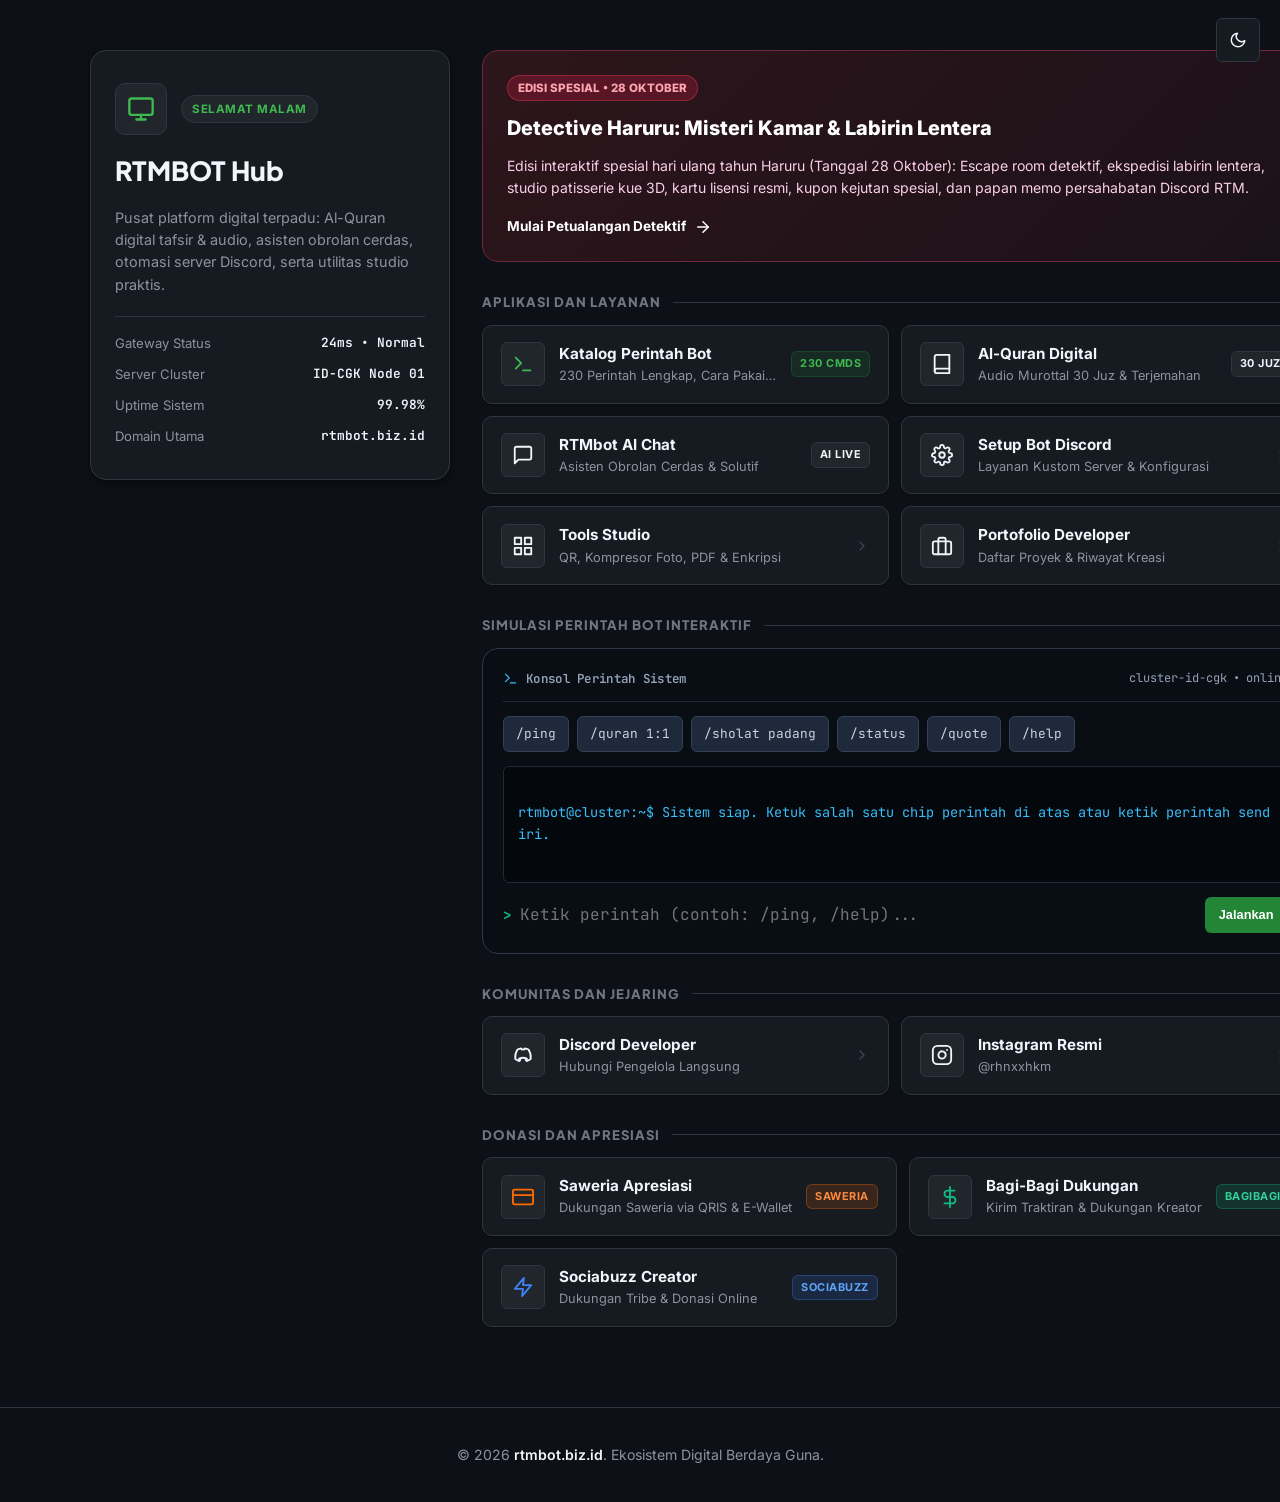
<file: index.html>
<!DOCTYPE html>
<html lang="id" data-theme="dark">
<head>
  <meta charset="UTF-8">
  <meta name="viewport" content="width=device-width, initial-scale=1.0, maximum-scale=1.0, user-scalable=no, viewport-fit=cover">
  <meta name="google-site-verification" content="hegC6QGjlcZtAX7SPgJhRO4Cdht479-PehDHq2HpZp4">
  <title>RTMBOT: Ekosistem Digital dan Platform Otomasi</title>
  
  <link rel="preconnect" href="https://fonts.googleapis.com">
  <link rel="preconnect" href="https://fonts.gstatic.com" crossorigin>
  <link href="https://fonts.googleapis.com/css2?family=Plus+Jakarta+Sans:wght@500;600;700;800;900&family=Inter:wght@400;500;600;700&family=JetBrains+Mono:wght@400;500;600&display=swap" rel="stylesheet">
  
  <link rel="stylesheet" href="rtm-design-system.css">

  <script>
    (function() {
      const saved = localStorage.getItem('rtm_theme') || 'dark';
      document.documentElement.setAttribute('data-theme', saved);
      
      // Password recovery redirect handler
      if (window.location.hash && (window.location.hash.includes('type=recovery') || window.location.hash.includes('access_token'))) {
        window.location.replace('/reset-password.html' + window.location.hash);
      } else if (window.location.search && (window.location.search.includes('type=recovery') || window.location.search.includes('token_hash'))) {
        window.location.replace('/reset-password.html' + window.location.search);
      }
    })();
  </script>

  <style>
    /* Specific Hub Grid */
    .hub-container {
      max-width: 1140px;
      margin: 0 auto;
      padding: 30px 20px 80px;
      display: grid;
      grid-template-columns: 1fr;
      gap: 32px;
    }

    @media (min-width: 960px) {
      .hub-container {
        grid-template-columns: 360px 1fr;
        padding-top: 50px;
        align-items: start;
      }
    }

    /* Sidebar Profile Card */
    .hub-profile-card {
      background: var(--rtm-surface);
      border: 1px solid var(--rtm-border);
      border-radius: var(--radius-lg);
      padding: 32px 24px;
      box-shadow: var(--rtm-shadow-md);
      display: flex;
      flex-direction: column;
      gap: 20px;
    }

    @media (min-width: 960px) {
      .hub-profile-card {
        position: sticky;
        top: 30px;
      }
    }

    .brand-mark-header {
      display: flex;
      align-items: center;
      gap: 14px;
    }

    .brand-mark {
      width: 52px;
      height: 52px;
      background: var(--rtm-surface-elevated);
      border: 1px solid var(--rtm-border);
      border-radius: var(--radius-md);
      display: inline-flex;
      align-items: center;
      justify-content: center;
      color: var(--rtm-primary-light);
      flex-shrink: 0;
    }

    .status-badge {
      display: inline-flex;
      align-items: center;
      gap: 6px;
      font-size: 0.72rem;
      font-weight: 700;
      color: var(--rtm-primary-light);
      background: var(--rtm-surface-elevated);
      border: 1px solid var(--rtm-border);
      padding: 4px 10px;
      border-radius: var(--radius-pill);
      text-transform: uppercase;
      letter-spacing: 0.5px;
    }

    .hub-title {
      font-size: 1.65rem;
      font-weight: 800;
      line-height: 1.2;
    }

    .hub-bio {
      font-size: 0.9rem;
      color: var(--rtm-text-secondary);
      line-height: 1.55;
    }

    .hub-meta-list {
      display: flex;
      flex-direction: column;
      gap: 10px;
      padding-top: 16px;
      border-top: 1px solid var(--rtm-border);
      font-size: 0.82rem;
      color: var(--rtm-text-secondary);
    }

    .meta-row {
      display: flex;
      justify-content: space-between;
      align-items: center;
    }

    .meta-val {
      font-weight: 600;
      color: var(--rtm-text-main);
      font-family: var(--font-mono);
      font-size: 0.8rem;
    }

    /* Content Area */
    .hub-content {
      display: flex;
      flex-direction: column;
      gap: 32px;
    }

    .section-block {
      display: flex;
      flex-direction: column;
      gap: 14px;
    }

    .section-title {
      font-size: 0.82rem;
      font-weight: 800;
      color: var(--rtm-text-muted);
      text-transform: uppercase;
      letter-spacing: 1px;
      display: flex;
      align-items: center;
      gap: 12px;
    }

    .section-title::after {
      content: '';
      flex: 1;
      height: 1px;
      background: var(--rtm-border);
    }

    /* SPECIAL BANNER: 7 OKTOBER PADANG & BANDUNG */
    .special-birthday-banner {
      background: linear-gradient(135deg, #2D151B, #1A1218);
      border: 1px solid #6E273B;
      border-radius: var(--radius-lg);
      padding: 24px;
      display: flex;
      flex-direction: column;
      gap: 14px;
      text-decoration: none;
      color: #FFFFFF;
      transition: transform 0.2s ease, border-color 0.2s ease;
      position: relative;
      overflow: hidden;
    }

    [data-theme="light"] .special-birthday-banner {
      background: linear-gradient(135deg, #FFF1F2, #FFE4E6);
      border-color: #FECDD3;
      color: #881337;
    }

    .special-birthday-banner:hover {
      transform: translateY(-2px);
      border-color: #BE123C;
    }

    .banner-badge {
      display: inline-flex;
      align-items: center;
      gap: 6px;
      font-size: 0.72rem;
      font-weight: 800;
      color: #FDA4AF;
      background: rgba(225, 29, 72, 0.25);
      border: 1px solid rgba(244, 63, 94, 0.4);
      padding: 3px 10px;
      border-radius: var(--radius-pill);
      text-transform: uppercase;
      width: fit-content;
    }

    [data-theme="light"] .banner-badge {
      color: #BE123C;
      background: #FFFFFF;
      border-color: #FDA4AF;
    }

    .banner-heading {
      font-size: 1.25rem;
      font-weight: 800;
      line-height: 1.3;
    }

    .banner-desc {
      font-size: 0.88rem;
      color: #FBCFE8;
      line-height: 1.5;
    }

    [data-theme="light"] .banner-desc {
      color: #4C0519;
    }

    .banner-footer-cta {
      display: inline-flex;
      align-items: center;
      gap: 8px;
      font-size: 0.85rem;
      font-weight: 700;
      color: #FFFFFF;
      margin-top: 4px;
    }

    [data-theme="light"] .banner-footer-cta {
      color: #BE123C;
    }

    /* Cards Grid */
    .cards-grid {
      display: grid;
      grid-template-columns: 1fr;
      gap: 12px;
    }

    @media (min-width: 600px) {
      .cards-grid {
        grid-template-columns: repeat(2, 1fr);
      }
    }

    /* Matte Clean App Link Card */
    .app-card {
      display: flex;
      align-items: center;
      gap: 14px;
      background: var(--rtm-surface);
      border: 1px solid var(--rtm-border);
      border-radius: var(--radius-md);
      padding: 16px 18px;
      text-decoration: none;
      color: var(--rtm-text-main);
      box-shadow: var(--rtm-shadow-sm);
      min-height: 72px;
      transition: all 0.2s ease;
    }

    .app-card:hover {
      border-color: var(--rtm-border-hover);
      background: var(--rtm-surface-elevated);
      transform: translateY(-1px);
    }

    .card-icon-box {
      width: 44px;
      height: 44px;
      border-radius: var(--radius-sm);
      background: var(--rtm-surface-elevated);
      border: 1px solid var(--rtm-border);
      display: flex;
      align-items: center;
      justify-content: center;
      color: var(--rtm-text-main);
      flex-shrink: 0;
    }

    .card-info {
      flex: 1;
      min-width: 0;
    }

    .card-name {
      font-size: 0.95rem;
      font-weight: 700;
      color: var(--rtm-text-main);
      white-space: nowrap;
      overflow: hidden;
      text-overflow: ellipsis;
    }

    .card-desc {
      font-size: 0.8rem;
      color: var(--rtm-text-secondary);
      white-space: nowrap;
      overflow: hidden;
      text-overflow: ellipsis;
    }

    .card-tag {
      font-size: 0.68rem;
      font-weight: 700;
      background: var(--rtm-surface-elevated);
      border: 1px solid var(--rtm-border);
      color: var(--rtm-text-main);
      padding: 3px 8px;
      border-radius: var(--radius-sm);
      text-transform: uppercase;
      letter-spacing: 0.5px;
      flex-shrink: 0;
    }

    .card-chevron {
      color: var(--rtm-text-muted);
      opacity: 0.45;
      flex-shrink: 0;
      margin-left: auto;
      transition: transform 0.2s ease, opacity 0.2s ease;
    }

    .app-card:hover .card-chevron {
      opacity: 0.9;
      transform: translateX(2px);
    }

    /* INTERACTIVE TERMINAL / BOT COMMAND SIMULATOR */
    .terminal-card {
      background: #090D14;
      border: 1px solid #2D3748;
      border-radius: var(--radius-lg);
      padding: 20px;
      display: flex;
      flex-direction: column;
      gap: 14px;
      color: #E2E8F0;
      font-family: var(--font-mono);
    }

    [data-theme="light"] .terminal-card {
      background: #1E293B;
      border-color: #334155;
    }

    .terminal-header {
      display: flex;
      justify-content: space-between;
      align-items: center;
      border-bottom: 1px solid #1F2937;
      padding-bottom: 12px;
      font-size: 0.8rem;
    }

    .terminal-header-title {
      display: flex;
      align-items: center;
      gap: 8px;
      color: #94A3B8;
      font-weight: 600;
      font-size: 0.78rem;
      letter-spacing: 0.3px;
    }

    .terminal-header-title svg {
      color: #38BDF8;
    }

    .terminal-status {
      font-size: 0.75rem;
      color: #94A3B8;
      display: flex;
      align-items: center;
      gap: 6px;
    }

    .terminal-chips {
      display: flex;
      flex-wrap: wrap;
      gap: 8px;
    }

    .cmd-chip {
      background: #1E293B;
      border: 1px solid #334155;
      color: #CBD5E1;
      padding: 6px 12px;
      border-radius: var(--radius-sm);
      font-size: 0.8rem;
      font-family: var(--font-mono);
      cursor: pointer;
      min-height: 36px;
      display: inline-flex;
      align-items: center;
      gap: 6px;
      transition: all 0.15s ease;
    }

    .cmd-chip:hover {
      background: #334155;
      color: #FFFFFF;
      border-color: #64748B;
    }

    .terminal-output-box {
      background: #04070B;
      border: 1px solid #1E293B;
      border-radius: var(--radius-sm);
      padding: 14px;
      min-height: 100px;
      max-height: 180px;
      overflow-y: auto;
      font-size: 0.85rem;
      line-height: 1.6;
      white-space: pre-wrap;
      word-break: break-all;
      overflow-wrap: anywhere;
      overflow-x: hidden;
      color: #38BDF8;
    }

    .terminal-input-row {
      display: flex;
      gap: 8px;
      align-items: center;
      width: 100%;
    }

    .terminal-prompt {
      color: #10B981;
      font-weight: 700;
      font-size: 0.9rem;
      flex-shrink: 0;
    }

    .terminal-input {
      flex: 1;
      min-width: 0;
      background: transparent;
      border: none;
      color: #F8FAFC;
      font-family: var(--font-mono);
      font-size: 16px; /* Prevents auto-zoom in on iOS Safari and mobile devices */
      outline: none;
    }

    .terminal-send-btn {
      background: #238636;
      border: none;
      color: #FFFFFF;
      padding: 6px 14px;
      border-radius: var(--radius-sm);
      font-size: 0.8rem;
      font-weight: 700;
      cursor: pointer;
      min-height: 36px;
      flex-shrink: 0;
    }

    /* Top Floating Bar for Theme */
    .top-toolbar {
      position: fixed;
      top: 18px;
      right: 20px;
      z-index: 99;
      display: flex;
      gap: 10px;
    }

    /* Global Touch & Zoom Stabilization (No double-tap zoom delay or focus jumping) */
    html, body, button, a, input, select, textarea {
      touch-action: manipulation;
      -webkit-text-size-adjust: 100%;
      text-size-adjust: 100%;
    }

    /* Dedicated Mobile Optimization (Zero Horizontal Scroll & No Zoom Glitches) */
    @media (max-width: 640px) {
      html, body {
        width: 100%;
        max-width: 100%;
        overflow-x: hidden;
      }
      .hub-container {
        padding: 20px 16px 60px;
        gap: 20px;
        width: 100%;
        max-width: 100%;
        box-sizing: border-box;
        margin: 0 auto;
        overflow-x: hidden;
      }
      .hub-profile-card {
        padding: 20px 16px;
        gap: 16px;
        border-radius: var(--radius-md);
        box-sizing: border-box;
        width: 100%;
      }
      .hub-title {
        font-size: 1.45rem;
      }
      .hub-bio {
        font-size: 0.86rem;
      }
      .special-birthday-banner {
        padding: 20px 16px;
        gap: 12px;
        border-radius: var(--radius-md);
        box-sizing: border-box;
        width: 100%;
      }
      .banner-heading {
        font-size: 1.1rem;
      }
      .banner-desc {
        font-size: 0.82rem;
      }
      .cards-grid {
        grid-template-columns: 1fr;
        gap: 10px;
        width: 100%;
        box-sizing: border-box;
      }
      .app-card {
        padding: 13px 15px;
        gap: 12px;
        min-height: 62px;
        box-sizing: border-box;
        width: 100%;
        overflow: hidden;
      }
      .card-icon-box {
        width: 40px;
        height: 40px;
        flex-shrink: 0;
      }
      .card-name {
        font-size: 0.92rem;
      }
      .card-desc {
        font-size: 0.78rem;
      }
      .card-tag {
        font-size: 0.65rem;
        padding: 2px 7px;
        flex-shrink: 0;
      }
      .terminal-card {
        padding: 18px 16px;
        border-radius: var(--radius-md);
        gap: 14px;
        box-sizing: border-box;
        width: 100%;
      }
      .terminal-chips {
        gap: 6px;
      }
      .cmd-chip {
        padding: 6px 10px;
        font-size: 0.74rem;
        min-height: 34px;
      }
      .terminal-output-box {
        padding: 12px 14px;
        font-size: 0.78rem;
        box-sizing: border-box;
        width: 100%;
      }
      .top-toolbar {
        top: 14px;
        right: 16px;
      }
    }
  </style>
</head>
<body>

  <!-- Floating Toolbar: Theme Switcher -->
  <div class="top-toolbar">
    <button id="themeToggleBtn" class="rtm-btn-icon" type="button" aria-label="Ganti Tema Tampilan" title="Ganti Mode Gelap / Terang">
      <svg id="themeIconDark" width="18" height="18" viewBox="0 0 24 24" fill="none" stroke="currentColor" stroke-width="2" stroke-linecap="round" stroke-linejoin="round">
        <path d="M21 12.79A9 9 0 1 1 11.21 3 7 7 0 0 0 21 12.79z"></path>
      </svg>
      <svg id="themeIconLight" width="18" height="18" viewBox="0 0 24 24" fill="none" stroke="currentColor" stroke-width="2" stroke-linecap="round" stroke-linejoin="round" style="display:none;">
        <circle cx="12" cy="12" r="5"></circle>
        <line x1="12" y1="1" x2="12" y2="3"></line>
        <line x1="12" y1="21" x2="12" y2="23"></line>
        <line x1="4.22" y1="4.22" x2="5.64" y2="5.64"></line>
        <line x1="18.36" y1="18.36" x2="19.78" y2="19.78"></line>
        <line x1="1" y1="12" x2="3" y2="12"></line>
        <line x1="21" y1="12" x2="23" y2="12"></line>
        <line x1="4.22" y1="19.78" x2="5.64" y2="18.36"></line>
        <line x1="18.36" y1="5.64" x2="19.78" y2="4.22"></line>
      </svg>
    </button>
  </div>

  <main class="hub-container">
    
    <!-- Profile & Branding Sidebar -->
    <aside class="hub-profile-card">
      <div class="brand-mark-header">
        <div class="brand-mark">
          <svg width="28" height="28" viewBox="0 0 24 24" fill="none" stroke="currentColor" stroke-width="2" stroke-linecap="round" stroke-linejoin="round">
            <rect x="2" y="3" width="20" height="14" rx="2" ry="2"></rect>
            <line x1="8" y1="21" x2="16" y2="21"></line>
            <line x1="12" y1="17" x2="12" y2="21"></line>
          </svg>
        </div>
        <div>
          <div class="status-badge" id="greetBadge">
            <span id="greetText">Selamat Datang</span>
          </div>
        </div>
      </div>

      <h1 class="hub-title">RTMBOT Hub</h1>
      <p class="hub-bio">
        Pusat platform digital terpadu: Al-Quran digital tafsir &amp; audio, asisten obrolan cerdas, otomasi server Discord, serta utilitas studio praktis.
      </p>

      <div class="hub-meta-list">
        <div class="meta-row">
          <span>Gateway Status</span>
          <span class="meta-val" id="livePingVal">24ms &bull; Normal</span>
        </div>
        <div class="meta-row">
          <span>Server Cluster</span>
          <span class="meta-val">ID-CGK Node 01</span>
        </div>
        <div class="meta-row">
          <span>Uptime Sistem</span>
          <span class="meta-val">99.98%</span>
        </div>
        <div class="meta-row">
          <span>Domain Utama</span>
          <span class="meta-val">rtmbot.biz.id</span>
        </div>
      </div>
    </aside>

    <!-- Main Content & Tools Section -->
    <section class="hub-content">
      
      <!-- SPECIAL FEATURE: DETECTIVE HARURU BIRTHDAY QUEST (/haruru/) -->
      <a href="haruru/" class="special-birthday-banner" title="Buka Detective Haruru: Kasus Spesial 28 Oktober">
        <div class="banner-badge">Edisi Spesial &bull; 28 Oktober</div>
        <div class="banner-heading">Detective Haruru: Misteri Kamar &amp; Labirin Lentera</div>
        <div class="banner-desc">
          Edisi interaktif spesial hari ulang tahun Haruru (Tanggal 28 Oktober): Escape room detektif, ekspedisi labirin lentera, studio patisserie kue 3D, kartu lisensi resmi, kupon kejutan spesial, dan papan memo persahabatan Discord RTM.
        </div>
        <div class="banner-footer-cta">
          <span>Mulai Petualangan Detektif</span>
          <svg width="18" height="18" viewBox="0 0 24 24" fill="none" stroke="currentColor" stroke-width="2" stroke-linecap="round" stroke-linejoin="round">
            <line x1="5" y1="12" x2="19" y2="12"></line>
            <polyline points="12 5 19 12 12 19"></polyline>
          </svg>
        </div>
      </a>

      <!-- Group 1: Aplikasi & Fitur Utama -->
      <div class="section-block">
        <h2 class="section-title">Aplikasi dan Layanan</h2>
        <div class="cards-grid">
          <a href="commands.html" class="app-card">
            <div class="card-icon-box" style="color: var(--rtm-primary-light);">
              <svg width="22" height="22" viewBox="0 0 24 24" fill="none" stroke="currentColor" stroke-width="2" stroke-linecap="round" stroke-linejoin="round">
                <polyline points="4 17 10 11 4 5"></polyline>
                <line x1="12" y1="19" x2="20" y2="19"></line>
              </svg>
            </div>
            <div class="card-info">
              <div class="card-name">Katalog Perintah Bot</div>
              <div class="card-desc">230 Perintah Lengkap, Cara Pakai &amp; Izin</div>
            </div>
            <span class="card-tag" style="background: rgba(35, 134, 54, 0.15); color: var(--rtm-primary-light); border-color: rgba(35, 134, 54, 0.3);">230 Cmds</span>
          </a>

          
          <a href="quran/" class="app-card">
            <div class="card-icon-box">
              <svg width="22" height="22" viewBox="0 0 24 24" fill="none" stroke="currentColor" stroke-width="2" stroke-linecap="round" stroke-linejoin="round">
                <path d="M4 19.5A2.5 2.5 0 0 1 6.5 17H20"></path>
                <path d="M6.5 2H20v20H6.5A2.5 2.5 0 0 1 4 19.5v-15A2.5 2.5 0 0 1 6.5 2z"></path>
              </svg>
            </div>
            <div class="card-info">
              <div class="card-name">Al-Quran Digital</div>
              <div class="card-desc">Audio Murottal 30 Juz &amp; Terjemahan</div>
            </div>
            <span class="card-tag">30 Juz</span>
          </a>

          <a href="chat/" class="app-card">
            <div class="card-icon-box">
              <svg width="22" height="22" viewBox="0 0 24 24" fill="none" stroke="currentColor" stroke-width="2" stroke-linecap="round" stroke-linejoin="round">
                <path d="M21 15a2 2 0 0 1-2 2H7l-4 4V5a2 2 0 0 1 2-2h14a2 2 0 0 1 2 2z"></path>
              </svg>
            </div>
            <div class="card-info">
              <div class="card-name">RTMbot AI Chat</div>
              <div class="card-desc">Asisten Obrolan Cerdas &amp; Solutif</div>
            </div>
            <span class="card-tag">AI Live</span>
          </a>

          <a href="costum/" class="app-card">
            <div class="card-icon-box">
              <svg width="22" height="22" viewBox="0 0 24 24" fill="none" stroke="currentColor" stroke-width="2" stroke-linecap="round" stroke-linejoin="round">
                <circle cx="12" cy="12" r="3"></circle>
                <path d="M19.4 15a1.65 1.65 0 0 0 .33 1.82l.06.06a2 2 0 0 1 0 2.83 2 2 0 0 1-2.83 0l-.06-.06a1.65 1.65 0 0 0-1.82-.33 1.65 1.65 0 0 0-1 1.51V21a2 2 0 0 1-2 2 2 2 0 0 1-2-2v-.09A1.65 1.65 0 0 0 9 19.4a1.65 1.65 0 0 0-1.82.33l-.06.06a2 2 0 0 1-2.83 0 2 2 0 0 1 0-2.83l.06-.06a1.65 1.65 0 0 0 .33-1.82 1.65 1.65 0 0 0-1.51-1H3a2 2 0 0 1-2-2 2 2 0 0 1 2-2h.09A1.65 1.65 0 0 0 4.6 9a1.65 1.65 0 0 0-.33-1.82l-.06-.06a2 2 0 0 1 0-2.83 2 2 0 0 1 2.83 0l.06.06a1.65 1.65 0 0 0 1.82.33H9a1.65 1.65 0 0 0 1-1.51V3a2 2 0 0 1 2-2 2 2 0 0 1 2 2v.09a1.65 1.65 0 0 0 1 1.51 1.65 1.65 0 0 0 1.82-.33l.06-.06a2 2 0 0 1 2.83 0 2 2 0 0 1 0 2.83l-.06.06a1.65 1.65 0 0 0-.33 1.82V9a1.65 1.65 0 0 0 1.51 1H21a2 2 0 0 1 2 2 2 2 0 0 1-2 2h-.09a1.65 1.65 0 0 0-1.51 1z"></path>
              </svg>
            </div>
            <div class="card-info">
              <div class="card-name">Setup Bot Discord</div>
              <div class="card-desc">Layanan Kustom Server &amp; Konfigurasi</div>
            </div>
            <svg class="card-chevron" width="16" height="16" viewBox="0 0 24 24" fill="none" stroke="currentColor" stroke-width="2" stroke-linecap="round" stroke-linejoin="round">
              <polyline points="9 18 15 12 9 6"></polyline>
            </svg>
          </a>

          <a href="studio/" class="app-card">
            <div class="card-icon-box">
              <svg width="22" height="22" viewBox="0 0 24 24" fill="none" stroke="currentColor" stroke-width="2" stroke-linecap="round" stroke-linejoin="round">
                <rect x="3" y="3" width="7" height="7"></rect>
                <rect x="14" y="3" width="7" height="7"></rect>
                <rect x="14" y="14" width="7" height="7"></rect>
                <rect x="3" y="14" width="7" height="7"></rect>
              </svg>
            </div>
            <div class="card-info">
              <div class="card-name">Tools Studio</div>
              <div class="card-desc">QR, Kompresor Foto, PDF &amp; Enkripsi</div>
            </div>
            <svg class="card-chevron" width="16" height="16" viewBox="0 0 24 24" fill="none" stroke="currentColor" stroke-width="2" stroke-linecap="round" stroke-linejoin="round">
              <polyline points="9 18 15 12 9 6"></polyline>
            </svg>
          </a>

          <a href="portofolio/" class="app-card">
            <div class="card-icon-box">
              <svg width="22" height="22" viewBox="0 0 24 24" fill="none" stroke="currentColor" stroke-width="2" stroke-linecap="round" stroke-linejoin="round">
                <rect x="2" y="7" width="20" height="14" rx="2" ry="2"></rect>
                <path d="M16 21V5a2 2 0 0 0-2-2h-4a2 2 0 0 0-2 2v16"></path>
              </svg>
            </div>
            <div class="card-info">
              <div class="card-name">Portofolio Developer</div>
              <div class="card-desc">Daftar Proyek &amp; Riwayat Kreasi</div>
            </div>
            <svg class="card-chevron" width="16" height="16" viewBox="0 0 24 24" fill="none" stroke="currentColor" stroke-width="2" stroke-linecap="round" stroke-linejoin="round">
              <polyline points="9 18 15 12 9 6"></polyline>
            </svg>
          </a>

        </div>
      </div>

      <!-- INTERACTIVE SECTION: LIVE TERMINAL SIMULATOR -->
      <div class="section-block">
        <h2 class="section-title">Simulasi Perintah Bot Interaktif</h2>
        <div class="terminal-card">
          <div class="terminal-header">
            <div class="terminal-header-title">
              <svg width="15" height="15" viewBox="0 0 24 24" fill="none" stroke="currentColor" stroke-width="2" stroke-linecap="round" stroke-linejoin="round">
                <polyline points="4 17 10 11 4 5"></polyline>
                <line x1="12" y1="19" x2="20" y2="19"></line>
              </svg>
              <span>Konsol Perintah Sistem</span>
            </div>
            <div class="terminal-status">
              <span>cluster-id-cgk</span> &bull; <span>online</span>
            </div>
          </div>

          <div class="terminal-chips">
            <button type="button" class="cmd-chip" onclick="executeTermCmd('/ping')">/ping</button>
            <button type="button" class="cmd-chip" onclick="executeTermCmd('/quran 1:1')">/quran 1:1</button>
            <button type="button" class="cmd-chip" onclick="executeTermCmd('/sholat padang')">/sholat padang</button>
            <button type="button" class="cmd-chip" onclick="executeTermCmd('/status')">/status</button>
            <button type="button" class="cmd-chip" onclick="executeTermCmd('/quote')">/quote</button>
            <button type="button" class="cmd-chip" onclick="executeTermCmd('/help')">/help</button>
          </div>

          <div class="terminal-output-box" id="termOutput">
rtmbot@cluster:~$ Sistem siap. Ketuk salah satu chip perintah di atas atau ketik perintah sendiri.
          </div>

          <div class="terminal-input-row">
            <span class="terminal-prompt">&gt;</span>
            <input type="text" id="termInput" class="terminal-input" placeholder="Ketik perintah (contoh: /ping, /help)..." autocomplete="off">
            <button type="button" class="terminal-send-btn" onclick="submitTermInput()">Jalankan</button>
          </div>
        </div>
      </div>

      <!-- Group 2: Komunitas & Media Sosial -->
      <div class="section-block">
        <h2 class="section-title">Komunitas dan Jejaring</h2>
        <div class="cards-grid">
          
          <a href="https://discord.com/users/1000737066822410311" target="_blank" rel="noopener noreferrer" class="app-card">
            <div class="card-icon-box">
              <svg width="22" height="22" viewBox="0 0 24 24" fill="none" stroke="currentColor" stroke-width="2" stroke-linecap="round" stroke-linejoin="round">
                <path d="M18 6h0a14.5 14.5 0 0 0-4-1.2 11.8 11.8 0 0 0-.6 1.2 13.5 13.5 0 0 0-2.8 0 11.8 11.8 0 0 0-.6-1.2A14.5 14.5 0 0 0 6 6a15.7 15.7 0 0 0-2.4 10.3 14.7 14.7 0 0 0 4.5 2.3c.4-.5.7-1 1-1.6-.5-.2-1-.5-1.5-.8.1-.1.2-.2.3-.3a10.5 10.5 0 0 1 8.2 0c.1.1.2.2.3.3-.5.3-1 .6-1.5.8.3.6.6 1.1 1 1.6a14.7 14.7 0 0 0 4.5-2.3A15.7 15.7 0 0 0 18 6z"></path>
              </svg>
            </div>
            <div class="card-info">
              <div class="card-name">Discord Developer</div>
              <div class="card-desc">Hubungi Pengelola Langsung</div>
            </div>
            <svg class="card-chevron" width="16" height="16" viewBox="0 0 24 24" fill="none" stroke="currentColor" stroke-width="2" stroke-linecap="round" stroke-linejoin="round">
              <polyline points="9 18 15 12 9 6"></polyline>
            </svg>
          </a>

          <a href="https://www.instagram.com/rhnxxhkm" target="_blank" rel="noopener noreferrer" class="app-card">
            <div class="card-icon-box">
              <svg width="22" height="22" viewBox="0 0 24 24" fill="none" stroke="currentColor" stroke-width="2" stroke-linecap="round" stroke-linejoin="round">
                <rect x="2" y="2" width="20" height="20" rx="5" ry="5"></rect>
                <path d="M16 11.37A4 4 0 1 1 12.63 8 4 4 0 0 1 16 11.37z"></path>
                <line x1="17.5" y1="6.5" x2="17.51" y2="6.5"></line>
              </svg>
            </div>
            <div class="card-info">
              <div class="card-name">Instagram Resmi</div>
              <div class="card-desc">@rhnxxhkm</div>
            </div>
            <svg class="card-chevron" width="16" height="16" viewBox="0 0 24 24" fill="none" stroke="currentColor" stroke-width="2" stroke-linecap="round" stroke-linejoin="round">
              <polyline points="9 18 15 12 9 6"></polyline>
            </svg>
          </a>

        </div>
      </div>

      <!-- Group 3: Donasi & Apresiasi (Dipulihkan dari rtmbot html old) -->
      <div class="section-block">
        <h2 class="section-title">Donasi dan Apresiasi</h2>
        <div class="cards-grid">
          
          <a href="https://saweria.co/RH7155" target="_blank" rel="noopener noreferrer" class="app-card">
            <div class="card-icon-box" style="color: #FF6B00;">
              <svg width="22" height="22" viewBox="0 0 24 24" fill="none" stroke="currentColor" stroke-width="2" stroke-linecap="round" stroke-linejoin="round">
                <rect x="1" y="4" width="22" height="16" rx="2" ry="2"></rect>
                <line x1="1" y1="10" x2="23" y2="10"></line>
              </svg>
            </div>
            <div class="card-info">
              <div class="card-name">Saweria Apresiasi</div>
              <div class="card-desc">Dukungan Saweria via QRIS &amp; E-Wallet</div>
            </div>
            <span class="card-tag" style="background: rgba(255, 107, 0, 0.15); color: #FF8A3D; border-color: rgba(255, 107, 0, 0.3);">Saweria</span>
          </a>

          <a href="https://bagibagi.co/Rh7155" target="_blank" rel="noopener noreferrer" class="app-card">
            <div class="card-icon-box" style="color: #10B981;">
              <svg width="22" height="22" viewBox="0 0 24 24" fill="none" stroke="currentColor" stroke-width="2" stroke-linecap="round" stroke-linejoin="round">
                <line x1="12" y1="1" x2="12" y2="23"></line>
                <path d="M17 5H9.5a3.5 3.5 0 0 0 0 7h5a3.5 3.5 0 0 1 0 7H6"></path>
              </svg>
            </div>
            <div class="card-info">
              <div class="card-name">Bagi-Bagi Dukungan</div>
              <div class="card-desc">Kirim Traktiran &amp; Dukungan Kreator</div>
            </div>
            <span class="card-tag" style="background: rgba(16, 185, 129, 0.15); color: #34D399; border-color: rgba(16, 185, 129, 0.3);">BagiBagi</span>
          </a>

          <a href="https://sociabuzz.com/abogoboga7155/tribe" target="_blank" rel="noopener noreferrer" class="app-card">
            <div class="card-icon-box" style="color: #3B82F6;">
              <svg width="22" height="22" viewBox="0 0 24 24" fill="none" stroke="currentColor" stroke-width="2" stroke-linecap="round" stroke-linejoin="round">
                <polygon points="13 2 3 14 12 14 11 22 21 10 12 10 13 2"></polygon>
              </svg>
            </div>
            <div class="card-info">
              <div class="card-name">Sociabuzz Creator</div>
              <div class="card-desc">Dukungan Tribe &amp; Donasi Online</div>
            </div>
            <span class="card-tag" style="background: rgba(59, 130, 246, 0.15); color: #60A5FA; border-color: rgba(59, 130, 246, 0.3);">Sociabuzz</span>
          </a>

        </div>
      </div>

    </section>

  </main>

  <footer class="rtm-footer">
    <p>&copy; 2026 <a href="https://rtmbot.biz.id">rtmbot.biz.id</a>. Ekosistem Digital Berdaya Guna.</p>
  </footer>

  <script>
    // Theme Switcher
    function toggleTheme() {
      const current = document.documentElement.getAttribute('data-theme') || 'dark';
      const next = current === 'dark' ? 'light' : 'dark';
      document.documentElement.setAttribute('data-theme', next);
      localStorage.setItem('rtm_theme', next);
      updateThemeIcon(next);
    }

    function updateThemeIcon(theme) {
      const isDark = (theme || document.documentElement.getAttribute('data-theme') || 'dark') === 'dark';
      const iconDark = document.getElementById('themeIconDark');
      const iconLight = document.getElementById('themeIconLight');
      if (iconDark && iconLight) {
        iconDark.style.display = isDark ? 'inline-block' : 'none';
        iconLight.style.display = isDark ? 'none' : 'inline-block';
      }
    }

    document.getElementById('themeToggleBtn').addEventListener('click', toggleTheme);

    // Greet text based on user local time
    const hour = new Date().getHours();
    const greetEl = document.getElementById('greetText');
    if (greetEl) {
      if (hour >= 4 && hour < 11) greetEl.textContent = 'Selamat Pagi';
      else if (hour >= 11 && hour < 15) greetEl.textContent = 'Selamat Siang';
      else if (hour >= 15 && hour < 18) greetEl.textContent = 'Selamat Sore';
      else greetEl.textContent = 'Selamat Malam';
    }

    // Ping fluctuation simulation (natural 18ms - 32ms)
    setInterval(() => {
      const pingEl = document.getElementById('livePingVal');
      if (pingEl) {
        const ms = Math.floor(Math.random() * 14) + 18;
        pingEl.textContent = ms + 'ms \u2022 Normal';
      }
    }, 4000);

    // Interactive Terminal Simulator Logic
    const termOutput = document.getElementById('termOutput');
    const termInput = document.getElementById('termInput');

    function executeTermCmd(cmd) {
      cmd = cmd.trim();
      if (!cmd) return;
      
      let response = '';
      const cleanCmd = cmd.toLowerCase();

      if (cleanCmd === '/ping') {
        const latency = Math.floor(Math.random() * 12) + 19;
        response = `Pong!\nGateway WebSocket Latency: ${latency}ms\nREST API Latency: ${latency + 6}ms\nRegion: Asia/Jakarta (ID-CGK)`;
      } else if (cleanCmd === '/quran 1:1') {
        response = `QS. Al-Fatihah (1:1)\nبِسْمِ اللَّهِ الرَّحْمَٰنِ الرَّحِيمِ\n"Dengan nama Allah Yang Maha Pengasih, Maha Penyayang."\nBuka fitur lengkap di menu /quran/`;
      } else if (cleanCmd === '/sholat padang') {
        response = `Jadwal Sholat Wilayah Padang & Bandung Hari Ini:\nSubuh: 04:52 WIB\nDzuhur: 12:12 WIB\nAshar: 15:15 WIB\nMaghrib: 18:16 WIB\nIsya: 19:24 WIB`;
      } else if (cleanCmd === '/status') {
        response = `Status Cluster RTMBOT:\n- Engine: Node.js & Supabase\n- Uptime: 99.98%\n- Total Shards: 4 Active\n- Memory Usage: 328 MB / 1024 MB`;
      } else if (cleanCmd === '/quote') {
        const quotes = [
          '"Sebaik-baik manusia adalah yang paling bermanfaat bagi orang lain." (HR. Ahmad)',
          '"Jarak seribu kilometer tak ada artinya bagi dua hati yang saling mendoakan dalam sujud."',
          '"Bekerjalah dengan rapi, berpikirlah dengan jernih, dan pasrahkan hasilnya kepada Sang Pencipta."'
        ];
        response = quotes[Math.floor(Math.random() * quotes.length)];
      } else if (cleanCmd === '/help') {
        response = `Daftar Perintah Tersedia:\n/ping          : Cek latensi server\n/quran 1:1     : Tampilkan cuplikan ayat Al-Quran\n/sholat padang : Jadwal sholat harian\n/status        : Periksa kesehatan cluster server\n/quote         : Ambil nasihat hikmah\n/clear         : Bersihkan konsol terminal`;
      } else if (cleanCmd === '/clear') {
        termOutput.textContent = 'rtmbot@cluster:~$ Konsol dibersihkan.';
        return;
      } else {
        response = `Perintah "${cmd}" tidak dikenali. Ketik /help untuk melihat opsi yang tersedia.`;
      }

      termOutput.textContent = `rtmbot@cluster:~$ ${cmd}\n${response}`;
      termOutput.scrollTop = termOutput.scrollHeight;
    }

    function submitTermInput() {
      if (!termInput) return;
      const val = termInput.value.trim();
      if (val) {
        executeTermCmd(val);
        termInput.value = '';
      }
    }

    if (termInput) {
      termInput.addEventListener('keydown', (e) => {
        if (e.key === 'Enter') submitTermInput();
      });
    }

    updateThemeIcon();
  </script>
</body>
</html>
</file>
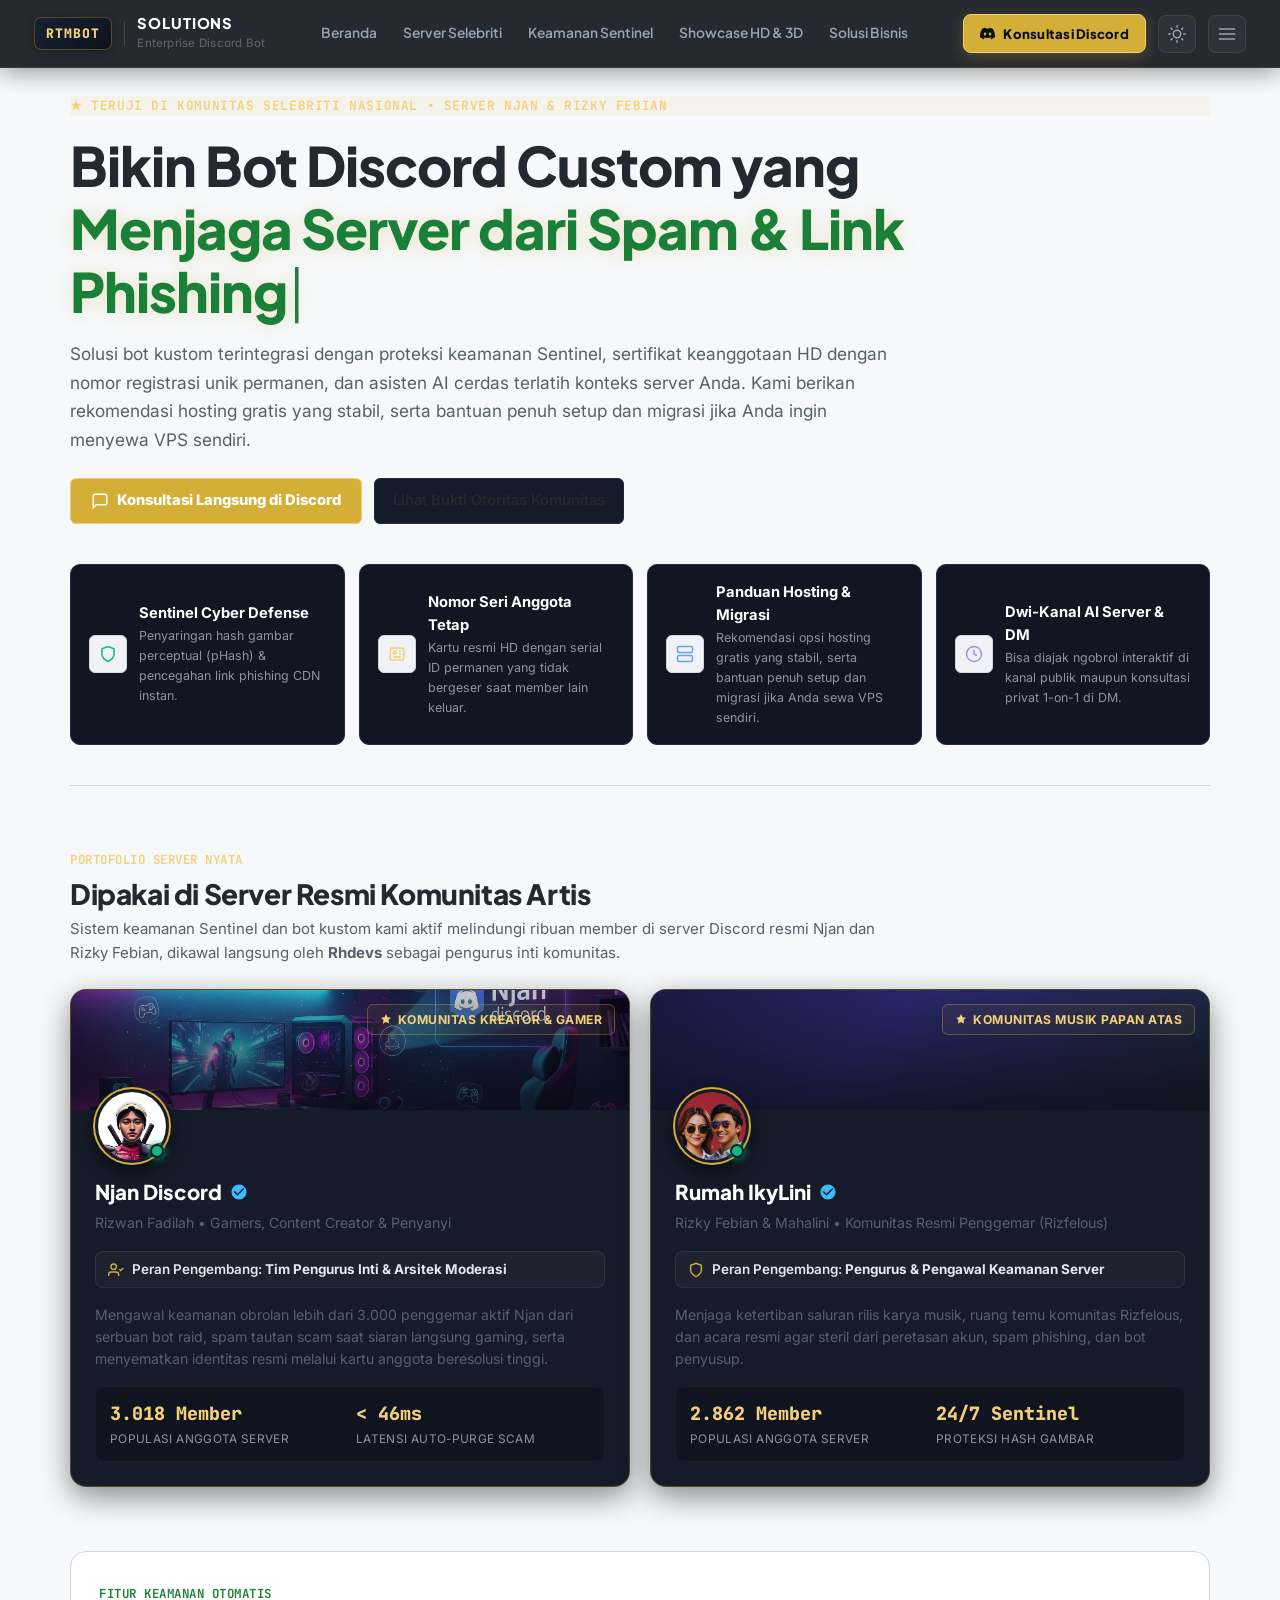
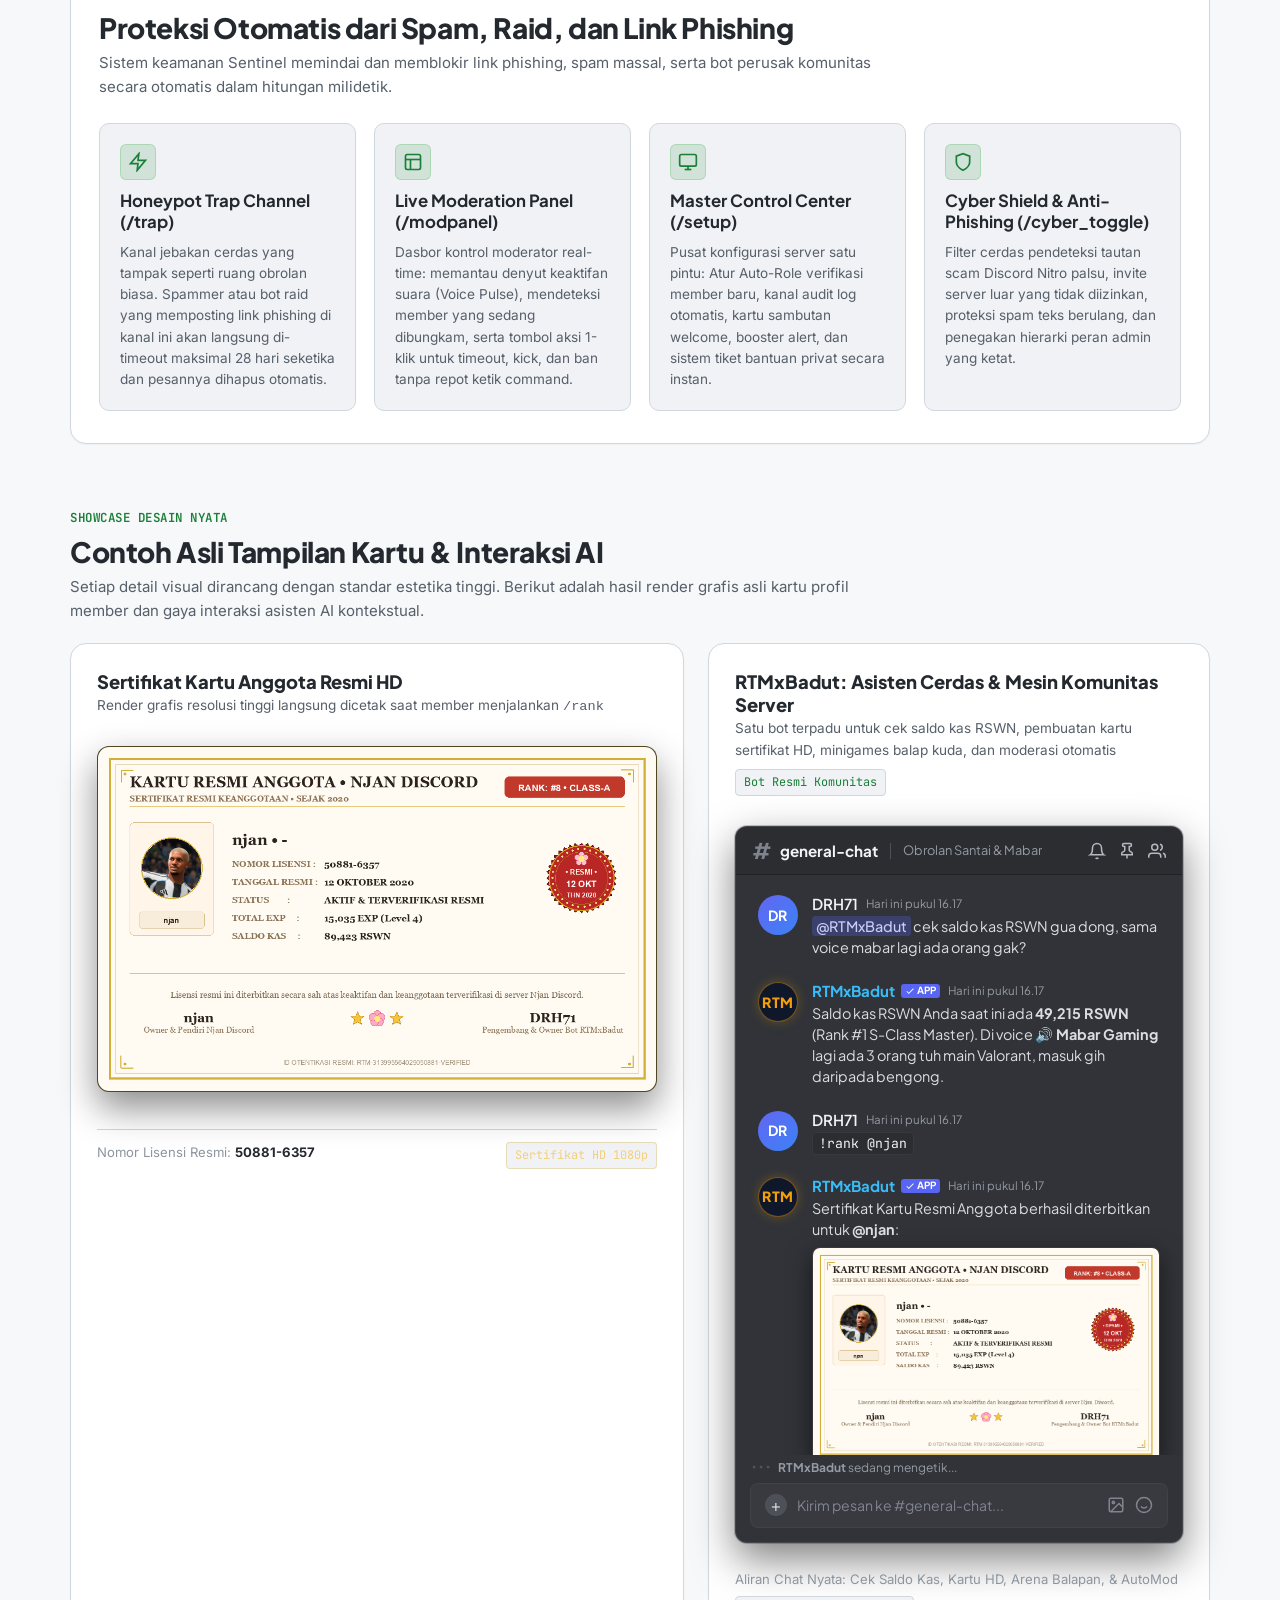
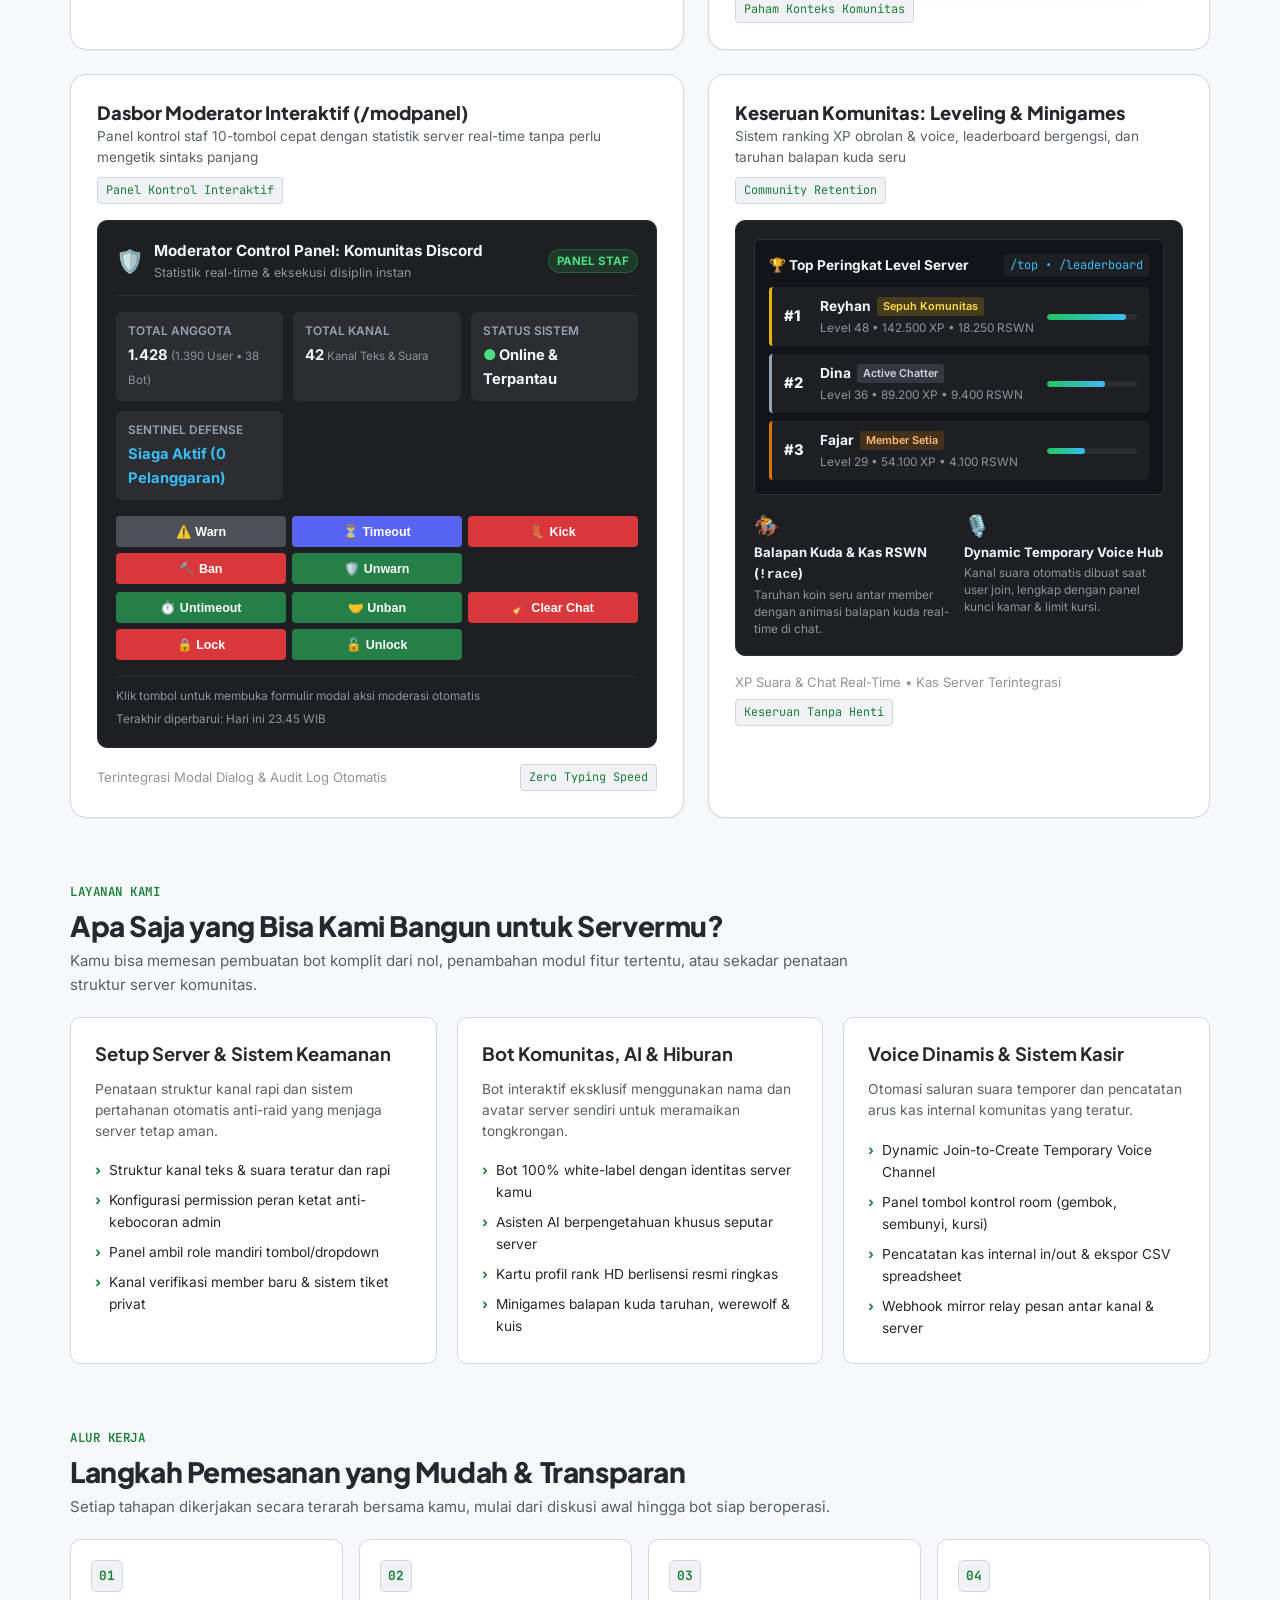
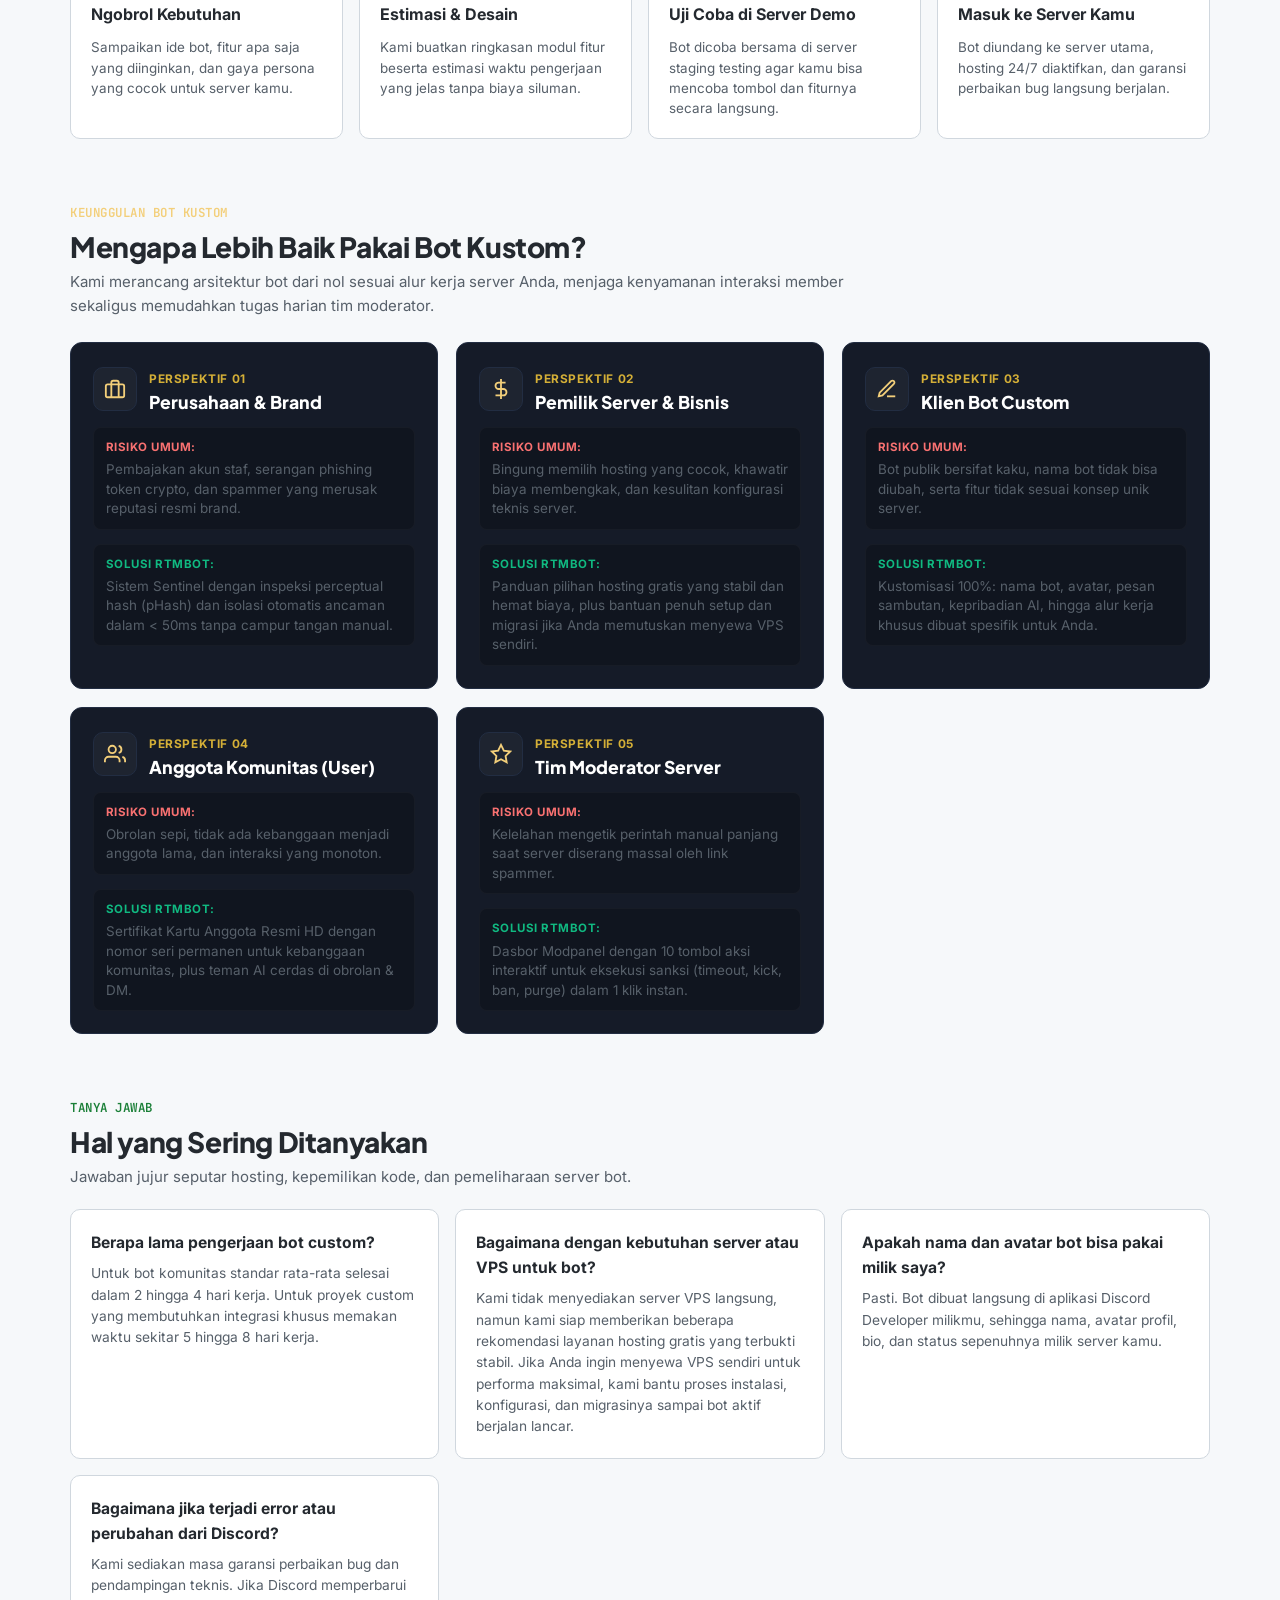
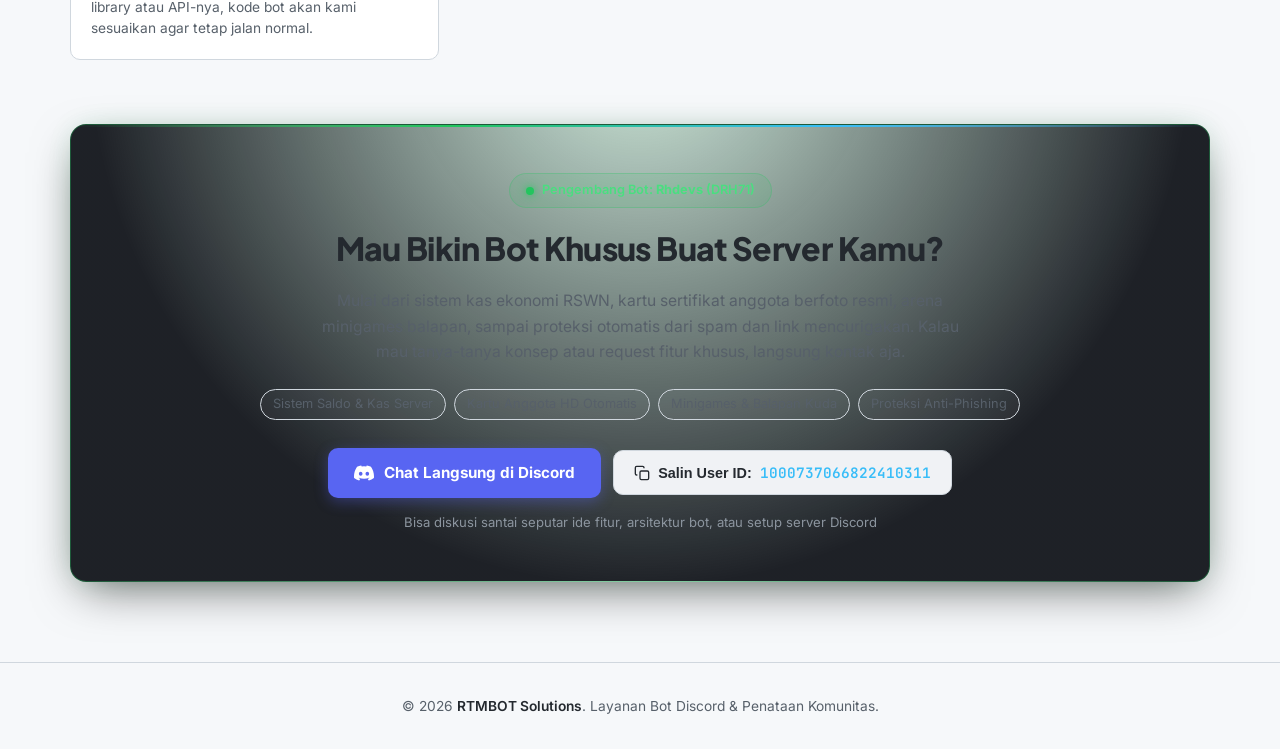
<file: costum/index.html>
<!DOCTYPE html>
<html lang="id" data-theme="dark">
<head>
  <meta charset="UTF-8">
  <meta name="viewport" content="width=device-width, initial-scale=1.0, maximum-scale=1.0, user-scalable=no, viewport-fit=cover">
  <title>Jasa Pembuatan Bot Discord Custom &amp; Setup Server - RTMBOT Solutions</title>
  <meta name="description" content="Jasa pembuatan bot Discord kustom oleh Rhdevs. Dilengkapi sistem keamanan Sentinel, kartu anggota HD serial permanen, asisten AI cerdas, rekomendasi hosting gratis, dan bantuan migrasi jika Anda sewa VPS sendiri.">
  <link rel="canonical" href="https://www.rtmbot.biz.id/costum">

  <link rel="preconnect" href="https://fonts.googleapis.com">
  <link rel="preconnect" href="https://fonts.gstatic.com" crossorigin>
  <link href="https://fonts.googleapis.com/css2?family=Plus+Jakarta+Sans:wght@500;600;700;800;900&family=Inter:wght@400;500;600;700&family=JetBrains+Mono:wght@400;500;600&display=swap" rel="stylesheet">
  
  <link rel="stylesheet" href="../rtm-design-system.css">

  <script>
    (function() {
      const saved = localStorage.getItem('rtm_theme') || (window.matchMedia('(prefers-color-scheme: light)').matches ? 'light' : 'dark');
      document.documentElement.setAttribute('data-theme', saved);
    })();

    // AI Channel Mode Switcher (#general-chat vs DM)
    function setAiChannelMode(mode) {
      const btnServer = document.getElementById('btnModeServer');
      const btnDm = document.getElementById('btnModeDm');
      const viewServer = document.getElementById('viewModeServer');
      const viewDm = document.getElementById('viewModeDm');

      if (!btnServer || !btnDm || !viewServer || !viewDm) return;

      if (mode === 'server') {
        btnServer.classList.add('active');
        btnDm.classList.remove('active');
        viewServer.classList.add('active');
        viewDm.classList.remove('active');
      } else {
        btnDm.classList.add('active');
        btnServer.classList.remove('active');
        viewDm.classList.add('active');
        viewServer.classList.remove('active');
      }
    }

    // Copy Developer ID Button
    const btnCopyDevId = document.getElementById('btnCopyDevId');
    if (btnCopyDevId) {
      btnCopyDevId.addEventListener('click', async () => {
        const devId = btnCopyDevId.getAttribute('data-copy');
        try {
          await navigator.clipboard.writeText(devId);
          const originalHtml = btnCopyDevId.innerHTML;
          btnCopyDevId.innerHTML = '<span>Tersalin!</span> <code>' + devId + '</code>';
          btnCopyDevId.style.borderColor = '#22c55e';
          setTimeout(() => {
            btnCopyDevId.innerHTML = originalHtml;
            btnCopyDevId.style.borderColor = '';
          }, 2000);
        } catch (err) {
          console.error('Gagal menyalin ID:', err);
        }
      });
    }
  
    // Mobile Nav Toggle Script
    document.addEventListener('DOMContentLoaded', function() {
      const mobileToggleBtn = document.getElementById('mobileNavToggleBtn');
      const mobileDrawer = document.getElementById('mobileNavDrawer');
      const iconHam = document.getElementById('iconHamburger');
      const iconClose = document.getElementById('iconCloseMenu');

      if (mobileToggleBtn && mobileDrawer) {
        mobileToggleBtn.addEventListener('click', function(e) {
          e.stopPropagation();
          const isOpen = mobileDrawer.classList.toggle('active');
          if (iconHam && iconClose) {
            iconHam.style.display = isOpen ? 'none' : 'block';
            iconClose.style.display = isOpen ? 'block' : 'none';
          }
        });

        // Close on link tap
        document.querySelectorAll('.drawer-nav-item, .drawer-cta-item').forEach(function(item) {
          item.addEventListener('click', function() {
            mobileDrawer.classList.remove('active');
            if (iconHam && iconClose) {
              iconHam.style.display = 'block';
              iconClose.style.display = 'none';
            }
          });
        });

        // Close when tapping outside
        document.addEventListener('click', function(e) {
          if (!mobileDrawer.contains(e.target) && !mobileToggleBtn.contains(e.target)) {
            mobileDrawer.classList.remove('active');
            if (iconHam && iconClose) {
              iconHam.style.display = 'block';
              iconClose.style.display = 'none';
            }
          }
        });
      }
    });
</script>

  <style>
    /* Global Mobile & Overflow Shield */
    html, body {
      overflow-x: hidden !important;
      max-width: 100vw !important;
      width: 100% !important;
      position: relative;
      -webkit-text-size-adjust: 100%;
    }

    *, *::before, *::after {
      box-sizing: border-box;
    }

    img, svg, video, canvas {
      max-width: 100%;
      height: auto;
    }

    /* Navbar Responsive Additions */
    .rtm-nav-desktop-links {
      display: flex;
      align-items: center;
      gap: 10px;
    }
    .mobile-menu-btn {
      display: none;
    }
    .rtm-mobile-drawer {
      display: none;
      background: var(--rtm-surface-elevated);
      border-bottom: 1px solid var(--rtm-border);
      box-shadow: 0 14px 36px rgba(0, 0, 0, 0.5);
      position: absolute;
      top: 64px;
      left: 0;
      right: 0;
      z-index: 999;
      animation: slideDownNav 0.2s cubic-bezier(0.16, 1, 0.3, 1);
    }
    .rtm-mobile-drawer.active {
      display: block;
    }
    @keyframes slideDownNav {
      from { opacity: 0; transform: translateY(-8px); }
      to { opacity: 1; transform: translateY(0); }
    }
    .mobile-drawer-inner {
      padding: 14px 18px 18px;
      display: flex;
      flex-direction: column;
      gap: 6px;
      max-width: 1200px;
      margin: 0 auto;
    }
    .drawer-nav-item {
      display: flex;
      align-items: center;
      gap: 12px;
      padding: 10px 14px;
      border-radius: var(--radius-sm);
      color: var(--rtm-text-main);
      text-decoration: none;
      font-size: 0.9rem;
      font-weight: 600;
      background: transparent;
      transition: background 0.15s ease;
    }
    .drawer-nav-item:hover, .drawer-nav-item:active {
      background: rgba(255, 255, 255, 0.06);
      color: var(--rtm-primary-light);
    }
    .drawer-cta-item {
      display: flex;
      align-items: center;
      justify-content: center;
      padding: 12px 16px;
      margin-top: 6px;
      border-radius: var(--radius-sm);
      background: var(--rtm-primary);
      color: #FFFFFF !important;
      text-decoration: none;
      font-size: 0.88rem;
      font-weight: 700;
    }

    /* Table Scroll Hint Pill */
    .table-scroll-hint-pill {
      display: none;
      align-items: center;
      gap: 6px;
      font-size: 0.75rem;
      color: var(--rtm-primary-light);
      background: rgba(88, 101, 242, 0.08);
      border: 1px solid rgba(88, 101, 242, 0.2);
      border-radius: 999px;
      padding: 5px 12px;
      margin-bottom: 8px;
      width: fit-content;
    }
    
    /* Container & Core Flow */
    .custom-container {
      max-width: 1180px;
      margin: 0 auto;
      padding: 96px 20px 80px;
      display: flex;
      flex-direction: column;
      gap: 64px;
    }

    /* Hero Section */
    .hero-panel {
      text-align: left;
      border-bottom: 1px solid var(--rtm-border);
      padding-bottom: 40px;
      display: flex;
      flex-direction: column;
      gap: 18px;
    }

    .hero-badge-tag {
      font-family: var(--font-mono);
      font-size: 0.8rem;
      font-weight: 600;
      color: var(--rtm-primary-light);
      text-transform: uppercase;
      letter-spacing: 0.6px;
    }

    .hero-h1 {
      font-size: clamp(2.2rem, 4.8vw, 3.4rem);
      font-weight: 900;
      line-height: 1.15;
      letter-spacing: -1px;
      color: var(--rtm-text-main);
      max-width: 940px;
    }

    .hero-h1 span {
      color: var(--rtm-primary-light);
    }

    .hero-desc {
      font-size: 1.08rem;
      color: var(--rtm-text-secondary);
      line-height: 1.65;
      max-width: 820px;
    }

    .hero-cta-row {
      display: flex;
      gap: 12px;
      flex-wrap: wrap;
      margin-top: 6px;
    }

    .btn-action-primary {
      background: var(--rtm-primary);
      color: #FFFFFF !important;
      border: 1px solid var(--rtm-primary-hover);
      font-weight: 700;
      font-size: 0.92rem;
      padding: 10px 20px;
      border-radius: var(--radius-sm);
      display: inline-flex;
      align-items: center;
      gap: 8px;
      text-decoration: none;
      transition: background-color 0.15s ease;
    }

    .btn-action-primary:hover {
      background: var(--rtm-primary-hover);
    }

    .btn-action-secondary {
      background: var(--rtm-surface-elevated);
      color: var(--rtm-text-main) !important;
      border: 1px solid var(--rtm-border);
      font-weight: 600;
      font-size: 0.92rem;
      padding: 10px 18px;
      border-radius: var(--radius-sm);
      display: inline-flex;
      align-items: center;
      gap: 8px;
      text-decoration: none;
      transition: border-color 0.15s ease;
    }

    .btn-action-secondary:hover {
      border-color: var(--rtm-border-hover);
    }

    /* Core Metrics Row */
    .metric-grid {
      display: grid;
      grid-template-columns: repeat(auto-fit, minmax(220px, 1fr));
      gap: 14px;
    }

    .metric-item {
      background: var(--rtm-surface);
      border: 1px solid var(--rtm-border);
      border-radius: var(--radius-md);
      padding: 16px 18px;
      display: flex;
      align-items: center;
      gap: 12px;
    }

    .metric-icon-box {
      width: 38px;
      height: 38px;
      border-radius: var(--radius-sm);
      background: var(--rtm-surface-elevated);
      border: 1px solid var(--rtm-border);
      color: var(--rtm-primary-light);
      display: flex;
      align-items: center;
      justify-content: center;
      flex-shrink: 0;
    }

    .metric-title {
      font-size: 0.92rem;
      font-weight: 700;
      color: var(--rtm-text-main);
    }

    .metric-desc {
      font-size: 0.78rem;
      color: var(--rtm-text-muted);
    }

    /* Section Headers */
    .section-header {
      display: flex;
      flex-direction: column;
      gap: 6px;
    }

    .section-kicker {
      font-family: var(--font-mono);
      font-size: 0.78rem;
      font-weight: 600;
      color: var(--rtm-primary-light);
      text-transform: uppercase;
      letter-spacing: 0.5px;
    }

    .section-title {
      font-size: 1.75rem;
      font-weight: 800;
      letter-spacing: -0.4px;
      color: var(--rtm-text-main);
    }

    .section-desc {
      font-size: 0.94rem;
      color: var(--rtm-text-secondary);
      line-height: 1.6;
      max-width: 820px;
    }

    /* FLAGSHIP SPOTLIGHT: Sentinel Moderation & Anti-Spam */
    .spotlight-card {
      background: var(--rtm-surface);
      border: 1px solid var(--rtm-border);
      border-radius: var(--radius-lg);
      padding: 32px 28px;
      display: flex;
      flex-direction: column;
      gap: 24px;
      box-shadow: var(--rtm-shadow-sm);
    }

    .spotlight-grid {
      display: grid;
      grid-template-columns: repeat(auto-fit, minmax(250px, 1fr));
      gap: 18px;
    }

    .spotlight-feature-box {
      background: var(--rtm-surface-elevated);
      border: 1px solid var(--rtm-border);
      border-radius: var(--radius-md);
      padding: 20px;
      display: flex;
      flex-direction: column;
      gap: 10px;
      transition: border-color 0.2s ease;
    }

    .spotlight-feature-box:hover {
      border-color: var(--rtm-border-hover);
    }

    .spotlight-icon-wrap {
      width: 36px;
      height: 36px;
      border-radius: var(--radius-sm);
      background: rgba(35, 134, 54, 0.15);
      border: 1px solid rgba(63, 185, 80, 0.25);
      color: var(--rtm-primary-light);
      display: flex;
      align-items: center;
      justify-content: center;
    }

    .spotlight-feat-title {
      font-size: 1.05rem;
      font-weight: 700;
      color: var(--rtm-text-main);
    }

    .spotlight-feat-desc {
      font-size: 0.85rem;
      color: var(--rtm-text-secondary);
      line-height: 1.55;
    }

    /* Interactive Live Demonstration Row */
    .demo-two-col {
      display: grid;
      grid-template-columns: 1fr;
      gap: 24px;
    }

    @media (min-width: 880px) {
      .demo-two-col {
        grid-template-columns: 1.1fr 0.9fr;
      }
    }

    .demo-card {
      background: var(--rtm-surface);
      border: 1px solid var(--rtm-border);
      border-radius: var(--radius-lg);
      padding: 26px;
      display: flex;
      flex-direction: column;
      gap: 16px;
      box-shadow: var(--rtm-shadow-sm);
    }

    /* Rank Card Image Container */
    .rank-image-container {
      width: 100%;
      border-radius: var(--radius-md);
      overflow: hidden;
      border: 1px solid var(--rtm-border);
      background: #111418;
      box-shadow: var(--rtm-shadow-md);
    }

    .rank-image-container img {
      width: 100%;
      height: auto;
      display: block;
    }

    .rank-meta-row {
      display: flex;
      flex-wrap: wrap;
      justify-content: space-between;
      gap: 8px;
      font-size: 0.82rem;
      color: var(--rtm-text-muted);
      border-top: 1px solid var(--rtm-border);
      padding-top: 12px;
    }

    .rank-badge-item {
      font-family: var(--font-mono);
      font-size: 0.74rem;
      color: var(--rtm-primary-light);
      background: var(--rtm-surface-elevated);
      padding: 3px 8px;
      border-radius: 4px;
      border: 1px solid var(--rtm-border);
    }

    /* High-Fidelity Discord Chat Component */
    .discord-chat-window {
      background: #1e1f22;
      border: 1px solid #2b2d31;
      border-radius: var(--radius-md);
      padding: 18px;
      display: flex;
      flex-direction: column;
      gap: 16px;
      font-size: 0.86rem;
    }

    .chat-bubble-row {
      display: flex;
      gap: 12px;
      align-items: flex-start;
    }

    .chat-avatar {
      width: 40px;
      height: 40px;
      border-radius: 50%;
      display: flex;
      align-items: center;
      justify-content: center;
      font-weight: 700;
      font-size: 0.8rem;
      flex-shrink: 0;
    }

    .avatar-user {
      background: #5865f2;
      color: #ffffff;
    }

    .avatar-bot {
      background: #238636;
      color: #ffffff;
    }

    .chat-content-wrap {
      display: flex;
      flex-direction: column;
      gap: 4px;
      flex-grow: 1;
    }

    .chat-author-line {
      display: flex;
      align-items: center;
      gap: 8px;
      font-size: 0.86rem;
    }

    .chat-author-name {
      font-weight: 700;
      color: #f0f6fc;
    }

    .chat-bot-badge {
      background: #5865F2;
      color: #ffffff;
      font-size: 0.62rem;
      font-weight: 700;
      padding: 1px 5px;
      border-radius: 3px;
      text-transform: uppercase;
    }

    .chat-time {
      color: #8b949e;
      font-size: 0.74rem;
    }

    .chat-text {
      color: #dbdee1;
      line-height: 1.5;
      font-size: 0.85rem;
    }

    .chat-text code {
      font-family: var(--font-mono);
      font-size: 0.8rem;
      background: #2b2d31;
      color: #f0f6fc;
      padding: 2px 6px;
      border-radius: 3px;
    }

    /* Discord Button Components */
    .discord-btn-row {
      display: flex;
      gap: 8px;
      flex-wrap: wrap;
      margin-top: 6px;
    }

    .discord-btn {
      padding: 6px 12px;
      border-radius: 4px;
      font-size: 0.78rem;
      font-weight: 600;
      border: none;
      cursor: default;
      display: inline-flex;
      align-items: center;
      gap: 6px;
    }

    .btn-discord-blurple { background: #5865F2; color: #fff; }
    .btn-discord-grey { background: #4e5058; color: #fff; }
    .btn-discord-green { background: #248046; color: #fff; }

    /* Services Grid */
    .services-grid-row {
      display: grid;
      grid-template-columns: repeat(auto-fit, minmax(300px, 1fr));
      gap: 20px;
    }

    .service-box-card {
      background: var(--rtm-surface);
      border: 1px solid var(--rtm-border);
      border-radius: var(--radius-md);
      padding: 24px;
      display: flex;
      flex-direction: column;
      gap: 14px;
    }

    .service-box-title {
      font-size: 1.15rem;
      font-weight: 700;
      color: var(--rtm-text-main);
    }

    .service-box-desc {
      font-size: 0.86rem;
      color: var(--rtm-text-secondary);
      line-height: 1.5;
    }

    .service-list-items {
      list-style: none;
      display: flex;
      flex-direction: column;
      gap: 8px;
      font-size: 0.86rem;
      color: var(--rtm-text-main);
      margin-top: 4px;
    }

    .service-list-items li {
      display: flex;
      align-items: flex-start;
      gap: 8px;
    }

    .bullet-icon {
      color: var(--rtm-primary-light);
      font-weight: bold;
      flex-shrink: 0;
    }

    /* Workflow Cards */
    .workflow-row {
      display: grid;
      grid-template-columns: repeat(auto-fit, minmax(220px, 1fr));
      gap: 16px;
    }

    .workflow-item-box {
      background: var(--rtm-surface);
      border: 1px solid var(--rtm-border);
      border-radius: var(--radius-md);
      padding: 20px;
      display: flex;
      flex-direction: column;
      gap: 10px;
    }

    .step-tag-pill {
      font-family: var(--font-mono);
      font-size: 0.8rem;
      font-weight: 700;
      color: var(--rtm-primary-light);
      background: var(--rtm-surface-elevated);
      width: 32px;
      height: 32px;
      border-radius: var(--radius-sm);
      display: flex;
      align-items: center;
      justify-content: center;
      border: 1px solid var(--rtm-border);
    }

    .step-name {
      font-size: 1rem;
      font-weight: 700;
      color: var(--rtm-text-main);
    }

    .step-info {
      font-size: 0.84rem;
      color: var(--rtm-text-secondary);
      line-height: 1.5;
    }

    /* Technical Capability Matrix / Command Explorer */
    .command-explorer-panel {
      background: var(--rtm-surface);
      border: 1px solid var(--rtm-border);
      border-radius: var(--radius-lg);
      padding: 30px 24px;
      display: flex;
      flex-direction: column;
      gap: 22px;
      box-shadow: var(--rtm-shadow-sm);
    }

    .explorer-toolbar {
      display: flex;
      flex-direction: column;
      gap: 14px;
      background: var(--rtm-surface-elevated);
      border: 1px solid var(--rtm-border);
      border-radius: var(--radius-md);
      padding: 16px;
    }

    .search-input-wrap {
      position: relative;
      width: 100%;
    }

    .search-input-elem {
      width: 100%;
      height: 40px;
      padding: 6px 12px 6px 38px;
      background: var(--rtm-surface);
      border: 1px solid var(--rtm-border);
      border-radius: var(--radius-sm);
      color: var(--rtm-text-main);
      font-family: var(--font-body);
      font-size: 0.88rem;
    }

    .search-input-elem:focus {
      outline: none;
      border-color: var(--rtm-primary-light);
    }

    .search-icon-svg {
      position: absolute;
      left: 12px;
      top: 50%;
      transform: translateY(-50%);
      color: var(--rtm-text-muted);
      pointer-events: none;
    }

    .category-filter-row {
      display: flex;
      flex-wrap: wrap;
      gap: 6px;
    }

    .category-filter-btn {
      padding: 4px 11px;
      background: var(--rtm-surface);
      border: 1px solid var(--rtm-border);
      border-radius: var(--radius-sm);
      color: var(--rtm-text-secondary);
      font-size: 0.78rem;
      font-weight: 600;
      cursor: pointer;
      transition: all 0.15s ease;
    }

    .category-filter-btn:hover {
      color: var(--rtm-text-main);
      border-color: var(--rtm-border-hover);
    }

    .category-filter-btn.active {
      background: var(--rtm-primary);
      border-color: var(--rtm-primary);
      color: #FFFFFF;
    }

    /* Modules List */
    .modules-container {
      display: flex;
      flex-direction: column;
      gap: 20px;
    }

    .module-card-item {
      background: var(--rtm-surface-elevated);
      border: 1px solid var(--rtm-border);
      border-radius: var(--radius-md);
      padding: 20px;
      display: flex;
      flex-direction: column;
      gap: 14px;
    }

    .module-card-item-header {
      display: flex;
      justify-content: space-between;
      align-items: center;
      gap: 10px;
      flex-wrap: wrap;
      border-bottom: 1px solid var(--rtm-border);
      padding-bottom: 10px;
    }

    .module-card-item-title {
      font-size: 1.15rem;
      font-weight: 700;
      color: var(--rtm-text-main);
    }

    .module-card-item-desc {
      font-size: 0.85rem;
      color: var(--rtm-text-secondary);
      line-height: 1.5;
    }

    /* Command Table */
    .table-scroll-wrap {
      overflow-x: auto;
      border: 1px solid var(--rtm-border);
      border-radius: var(--radius-sm);
      background: var(--rtm-surface);
    }

    .data-cmd-table {
      width: 100%;
      border-collapse: collapse;
      font-size: 0.82rem;
      text-align: left;
    }

    .data-cmd-table th {
      background: var(--rtm-surface-elevated);
      color: var(--rtm-text-muted);
      font-weight: 600;
      font-size: 0.74rem;
      text-transform: uppercase;
      padding: 8px 10px;
      border-bottom: 1px solid var(--rtm-border);
    }

    .data-cmd-table td {
      padding: 10px;
      border-bottom: 1px solid var(--rtm-border);
      color: var(--rtm-text-secondary);
      vertical-align: top;
    }

    .data-cmd-table tr:last-child td {
      border-bottom: none;
    }

    .syntax-code {
      font-family: var(--font-mono);
      font-weight: 600;
      color: var(--rtm-text-main);
    }

    .type-pill {
      font-family: var(--font-mono);
      font-size: 0.68rem;
      padding: 2px 5px;
      border-radius: 3px;
      font-weight: 600;
      background: rgba(255, 255, 255, 0.08);
      border: 1px solid var(--rtm-border);
      color: var(--rtm-text-main);
    }

    .btn-clipboard-copy {
      background: transparent;
      border: 1px solid var(--rtm-border);
      border-radius: var(--radius-sm);
      padding: 3px 8px;
      color: var(--rtm-text-secondary);
      font-family: var(--font-mono);
      font-size: 0.72rem;
      cursor: pointer;
      display: inline-flex;
      align-items: center;
      gap: 4px;
    }

    .btn-clipboard-copy:hover {
      border-color: var(--rtm-border-hover);
      color: var(--rtm-text-main);
    }

    .btn-clipboard-copy.copied {
      border-color: var(--rtm-primary-light);
      color: var(--rtm-primary-light);
    }

    /* FAQ */
    .faq-grid-row {
      display: grid;
      grid-template-columns: repeat(auto-fit, minmax(300px, 1fr));
      gap: 16px;
    }

    .faq-card-box {
      background: var(--rtm-surface);
      border: 1px solid var(--rtm-border);
      border-radius: var(--radius-md);
      padding: 20px;
      display: flex;
      flex-direction: column;
      gap: 8px;
    }

    .faq-question-text {
      font-size: 0.98rem;
      font-weight: 700;
      color: var(--rtm-text-main);
    }

    .faq-answer-text {
      font-size: 0.86rem;
      color: var(--rtm-text-secondary);
      line-height: 1.55;
    }

    /* AI Mode Switcher Tabs */
    .ai-mode-selector {
      display: flex;
      gap: 6px;
      background: #111418;
      padding: 4px;
      border-radius: var(--radius-sm);
      border: 1px solid var(--rtm-border);
      margin-bottom: 6px;
    }
    .ai-mode-btn {
      flex: 1;
      display: flex;
      align-items: center;
      justify-content: center;
      gap: 6px;
      padding: 7px 12px;
      border-radius: 4px;
      font-size: 0.8rem;
      font-weight: 600;
      border: none;
      background: transparent;
      color: var(--rtm-text-muted);
      cursor: pointer;
      transition: all var(--rtm-transition);
    }
    .ai-mode-btn:hover {
      color: var(--rtm-text-main);
    }
    .ai-mode-btn.active {
      background: #2b2d31;
      color: #f0f6fc;
      box-shadow: 0 1px 4px rgba(0,0,0,0.4);
    }
    .ai-chat-view {
      display: none;
      flex-direction: column;
      gap: 16px;
    }
    .ai-chat-view.active {
      display: flex;
    }

    /* Direct Contact Banner Studio Redesign */
    .cta-discord-studio {
      position: relative;
      background: radial-gradient(circle at 50% -20%, rgba(34, 197, 94, 0.16) 0%, rgba(18, 21, 27, 0.95) 70%);
      border: 1px solid rgba(34, 197, 94, 0.35);
      border-radius: var(--radius-lg);
      padding: 48px 28px;
      text-align: center;
      display: flex;
      flex-direction: column;
      align-items: center;
      gap: 20px;
      box-shadow: 0 16px 48px -12px rgba(0, 0, 0, 0.6), 0 0 30px -8px rgba(34, 197, 94, 0.2);
      overflow: hidden;
    }
    .cta-discord-studio::before {
      content: "";
      position: absolute;
      top: 0; left: 0; right: 0; height: 2px;
      background: linear-gradient(90deg, transparent, #22c55e, #38bdf8, transparent);
    }
    .developer-live-status {
      display: inline-flex;
      align-items: center;
      gap: 8px;
      background: rgba(34, 197, 94, 0.1);
      border: 1px solid rgba(34, 197, 94, 0.25);
      padding: 6px 16px;
      border-radius: 999px;
      font-size: 0.8rem;
      color: #4ade80;
      font-weight: 600;
    }
    .live-pulse-dot {
      width: 8px;
      height: 8px;
      border-radius: 50%;
      background: #22c55e;
      box-shadow: 0 0 8px #22c55e;
      animation: pulseGreen 2s infinite;
    }
    @keyframes pulseGreen {
      0%, 100% { opacity: 1; transform: scale(1); }
      50% { opacity: 0.5; transform: scale(1.2); }
    }
    .live-tag-sep {
      color: var(--rtm-text-muted);
      font-size: 0.75rem;
    }
    .dev-id-tag {
      color: var(--rtm-text-secondary);
      font-weight: 500;
    }
    .cta-discord-studio h2 {
      font-size: 2rem;
      font-weight: 800;
      color: var(--rtm-text-main);
      letter-spacing: -0.02em;
      max-width: 680px;
      line-height: 1.25;
      margin: 0;
    }
    .cta-discord-studio p {
      font-size: 0.98rem;
      color: var(--rtm-text-secondary);
      max-width: 660px;
      line-height: 1.65;
      margin: 0;
    }
    .cta-feature-chips {
      display: flex;
      flex-wrap: wrap;
      gap: 8px;
      justify-content: center;
      margin-top: 4px;
    }
    .feature-chip {
      font-size: 0.8rem;
      color: var(--rtm-text-secondary);
      background: rgba(255, 255, 255, 0.04);
      border: 1px solid var(--rtm-border);
      padding: 4px 12px;
      border-radius: 999px;
    }
    .cta-btn-group {
      display: flex;
      flex-wrap: wrap;
      gap: 12px;
      justify-content: center;
      align-items: center;
      margin-top: 8px;
    }
    .btn-cta-discord-direct {
      display: inline-flex;
      align-items: center;
      gap: 10px;
      background: #5865F2;
      color: #ffffff;
      padding: 13px 26px;
      border-radius: var(--radius-md);
      font-size: 0.95rem;
      font-weight: 700;
      text-decoration: none;
      transition: all var(--rtm-transition);
      box-shadow: 0 4px 14px rgba(88, 101, 242, 0.35);
    }
    .btn-cta-discord-direct:hover {
      background: #4752c4;
      transform: translateY(-2px);
      box-shadow: 0 6px 20px rgba(88, 101, 242, 0.45);
    }
    .btn-cta-copy-id {
      display: inline-flex;
      align-items: center;
      gap: 8px;
      background: var(--rtm-surface-elevated);
      color: var(--rtm-text-main);
      border: 1px solid var(--rtm-border);
      padding: 12px 20px;
      border-radius: var(--radius-md);
      font-size: 0.9rem;
      font-weight: 600;
      cursor: pointer;
      transition: all var(--rtm-transition);
    }
    .btn-cta-copy-id:hover {
      background: #2b2d31;
      border-color: #5865F2;
    }
    .btn-cta-copy-id code {
      font-family: var(--font-mono);
      color: #38bdf8;
    }
    .cta-trust-note {
      font-size: 0.82rem;
      color: var(--rtm-text-muted);
      margin-top: -6px;
    }

    

    /* Discord Modpanel Component */
    .discord-modpanel-window {
      background: #1e1f22;
      border: 1px solid #2b2d31;
      border-radius: var(--radius-md);
      padding: 18px;
      display: flex;
      flex-direction: column;
      gap: 16px;
      font-size: 0.86rem;
    }
    .modpanel-header-bar {
      display: flex;
      justify-content: space-between;
      align-items: center;
      padding-bottom: 12px;
      border-bottom: 1px solid #2b2d31;
    }
    .modpanel-title-wrap {
      display: flex;
      align-items: center;
      gap: 10px;
    }
    .modpanel-shield-icon {
      font-size: 1.4rem;
    }
    .modpanel-title-text {
      font-weight: 700;
      color: #f0f6fc;
      font-size: 0.95rem;
    }
    .modpanel-sub-text {
      font-size: 0.78rem;
      color: #8b949e;
    }
    .modpanel-live-pill {
      background: rgba(34, 197, 94, 0.15);
      border: 1px solid rgba(34, 197, 94, 0.3);
      color: #4ade80;
      font-size: 0.72rem;
      font-weight: 700;
      padding: 2px 8px;
      border-radius: 999px;
      text-transform: uppercase;
    }
    .modpanel-stats-grid {
      display: grid;
      grid-template-columns: repeat(auto-fit, minmax(130px, 1fr));
      gap: 10px;
    }
    .mod-stat-item {
      background: #2b2d31;
      padding: 10px 12px;
      border-radius: var(--radius-sm);
      display: flex;
      flex-direction: column;
      gap: 3px;
    }
    .mod-stat-label {
      font-size: 0.74rem;
      color: #94a3b8;
      text-transform: uppercase;
      font-weight: 600;
    }
    .mod-stat-val {
      font-size: 0.92rem;
      font-weight: 700;
      color: #f0f6fc;
    }
    .mod-stat-sub {
      font-size: 0.72rem;
      color: #8b949e;
      font-weight: normal;
    }
    .modpanel-action-grid {
      display: flex;
      flex-direction: column;
      gap: 8px;
    }
    .mod-btn-row {
      display: grid;
      grid-template-columns: repeat(5, 1fr);
      gap: 6px;
    }
    .d-btn {
      padding: 8px 6px;
      border-radius: 4px;
      font-size: 0.78rem;
      font-weight: 600;
      border: none;
      cursor: default;
      display: flex;
      align-items: center;
      justify-content: center;
      gap: 4px;
      transition: opacity 0.2s;
    }
    .d-btn-primary { background: #5865F2; color: #fff; }
    .d-btn-secondary { background: #4e5058; color: #fff; }
    .d-btn-danger { background: #da373c; color: #fff; }
    .d-btn-success { background: #248046; color: #fff; }
    .modpanel-footer-meta {
      display: flex;
      justify-content: space-between;
      font-size: 0.74rem;
      color: #8b949e;
      border-top: 1px solid #2b2d31;
      padding-top: 10px;
      flex-wrap: wrap;
      gap: 4px;
    }

    /* Fun Community & Leveling Component */
    .fun-hub-window {
      background: #1e1f22;
      border: 1px solid #2b2d31;
      border-radius: var(--radius-md);
      padding: 18px;
      display: flex;
      flex-direction: column;
      gap: 14px;
    }
    .leaderboard-preview-box {
      background: #111418;
      border: 1px solid #2b2d31;
      border-radius: var(--radius-sm);
      padding: 14px;
      display: flex;
      flex-direction: column;
      gap: 10px;
    }
    .leaderboard-header {
      display: flex;
      justify-content: space-between;
      align-items: center;
      font-size: 0.85rem;
    }
    .lb-title {
      font-weight: 700;
      color: #f0f6fc;
    }
    .lb-cmd {
      font-family: var(--font-mono);
      font-size: 0.75rem;
      color: #38bdf8;
      background: #1e1f22;
      padding: 2px 6px;
      border-radius: 3px;
    }
    .lb-list {
      display: flex;
      flex-direction: column;
      gap: 8px;
    }
    .lb-item {
      display: flex;
      align-items: center;
      gap: 12px;
      background: #1e1f22;
      padding: 8px 12px;
      border-radius: 4px;
      border-left: 3px solid transparent;
    }
    .lb-item.rank-gold { border-left-color: #eab308; }
    .lb-item.rank-silver { border-left-color: #94a3b8; }
    .lb-item.rank-bronze { border-left-color: #d97706; }
    .lb-pos {
      font-weight: 800;
      font-size: 0.92rem;
      color: #f0f6fc;
      width: 24px;
    }
    .lb-user-info {
      flex: 1;
      display: flex;
      flex-direction: column;
      gap: 2px;
    }
    .lb-name {
      font-weight: 700;
      color: #f0f6fc;
      font-size: 0.86rem;
      display: flex;
      align-items: center;
      gap: 6px;
    }
    .lb-role-pill {
      font-size: 0.68rem;
      font-weight: 600;
      padding: 1px 6px;
      border-radius: 3px;
    }
    .lb-role-pill.gold { background: rgba(234, 179, 8, 0.2); color: #fde047; }
    .lb-role-pill.silver { background: rgba(148, 163, 184, 0.2); color: #cbd5e1; }
    .lb-role-pill.bronze { background: rgba(217, 119, 6, 0.2); color: #fdba74; }
    .lb-stats {
      font-size: 0.74rem;
      color: #8b949e;
    }
    .lb-progress-bar {
      width: 90px;
      height: 6px;
      background: #2b2d31;
      border-radius: 999px;
      overflow: hidden;
    }
    .lb-fill {
      height: 100%;
      background: linear-gradient(90deg, #22c55e, #38bdf8);
      border-radius: 999px;
    }
    .fun-bottom-grid {
      display: grid;
      grid-template-columns: 1fr 1fr;
      gap: 10px;
    }
    
      .mod-btn-row { grid-template-columns: repeat(3, 1fr); }
    }
    .fun-mini-card {
      background: #111418;
      border: 1px solid #2b2d31;
      border-radius: var(--radius-sm);
      padding: 10px 12px;
      display: flex;
      gap: 10px;
      align-items: flex-start;
    }
    .fun-card-icon {
      font-size: 1.3rem;
      flex-shrink: 0;
    }
    .fun-card-title {
      font-weight: 700;
      font-size: 0.82rem;
      color: #f0f6fc;
      margin-bottom: 2px;
    }
    .fun-card-desc {
      font-size: 0.74rem;
      color: #8b949e;
      line-height: 1.4;
    }

  
    /* ==========================================================================
       MULTI-TIER RESPONSIVE ARCHITECTURE (Mobile & Card Reflow)
       ========================================================================== */

    /* Tier 1: Tablet / Medium Devices (<= 900px) */
    @media (max-width: 900px) {
      .rtm-nav-desktop-links {
        display: none;
      }
      .mobile-menu-btn {
        display: inline-flex;
      }
      .custom-container {
        padding: 80px 18px 50px;
        gap: 48px;
      }
      .hero-h1 {
        font-size: clamp(2rem, 5vw, 2.5rem);
      }
      .demo-two-col {
        grid-template-columns: 1fr !important;
        gap: 20px;
      }
      .spotlight-grid {
        grid-template-columns: repeat(auto-fit, minmax(220px, 1fr));
      }
      .services-grid-row {
        grid-template-columns: repeat(auto-fit, minmax(260px, 1fr));
      }
      .mod-btn-row {
        grid-template-columns: repeat(3, 1fr);
      }
    }

    /* Tier 2: Standard Mobile Phones (<= 640px) */
    @media (max-width: 640px) {
      .custom-container {
        padding: 72px 14px 36px;
        gap: 34px;
        width: 100%;
        max-width: 100%;
      }

      /* Hero Section Reflow */
      .hero-panel {
        padding-bottom: 24px;
        gap: 14px;
      }
      .hero-badge-tag {
        font-size: 0.72rem;
        letter-spacing: 0.4px;
      }
      .hero-h1 {
        font-size: clamp(1.65rem, 6.2vw, 2.1rem);
        line-height: 1.25;
      }
      .hero-desc {
        font-size: 0.88rem;
        line-height: 1.55;
      }
      .hero-cta-row {
        flex-direction: column;
        width: 100%;
        gap: 10px;
        margin-top: 4px;
      }
      .hero-cta-row .btn-action-primary,
      .hero-cta-row .btn-action-secondary {
        width: 100%;
        justify-content: center;
        text-align: center;
        padding: 12px 16px;
        font-size: 0.88rem;
      }
      .metric-grid {
        grid-template-columns: 1fr;
        gap: 10px;
      }
      .metric-item {
        padding: 12px 14px;
      }

      /* Section Header Scale */
      .section-kicker {
        font-size: 0.72rem;
      }
      .section-title {
        font-size: 1.35rem;
        line-height: 1.3;
      }
      .section-desc {
        font-size: 0.84rem;
        line-height: 1.5;
      }

      /* Flagship Security Spotlight */
      .spotlight-card {
        padding: 18px 14px;
        border-radius: var(--radius-md);
        gap: 16px;
      }
      .spotlight-badge {
        font-size: 0.7rem;
        padding: 3px 8px;
      }
      .spotlight-grid {
        grid-template-columns: 1fr;
        gap: 12px;
      }
      .spotlight-feature-box {
        padding: 14px 12px;
      }
      .spotlight-title {
        font-size: 0.88rem;
      }
      .spotlight-text {
        font-size: 0.78rem;
      }

      /* Showcase Cards: Rank & AI Persona */
      .demo-card {
        padding: 16px 12px;
        border-radius: var(--radius-md);
        gap: 12px;
      }
      .demo-card-title {
        font-size: 0.95rem;
      }
      .demo-card-desc {
        font-size: 0.8rem;
        line-height: 1.45;
      }
      .rank-image-container {
        width: 100%;
        max-width: 100%;
        border-radius: var(--radius-sm);
        overflow: hidden;
      }
      .rank-image-container img {
        width: 100%;
        height: auto;
        display: block;
        object-fit: contain;
      }
      .rank-meta-row {
        flex-direction: column;
        align-items: flex-start;
        gap: 8px;
      }
      .rank-badge-row {
        gap: 5px;
      }
      .rank-badge-item {
        font-size: 0.68rem;
        padding: 2px 6px;
      }

      /* High-Fidelity Discord Chat Component */
      .discord-chat-window {
        padding: 14px 10px;
        gap: 12px;
      }
      .ai-mode-selector {
        padding: 3px;
        gap: 4px;
      }
      .ai-mode-btn {
        padding: 6px 8px;
        font-size: 0.74rem;
        gap: 4px;
      }
      .chat-msg-row {
        gap: 8px;
        min-width: 0;
      }
      .chat-avatar {
        width: 32px;
        height: 32px;
        font-size: 0.7rem;
        flex-shrink: 0;
      }
      .chat-content-wrap {
        min-width: 0;
        word-break: break-word;
        overflow-wrap: anywhere;
      }
      .chat-author {
        font-size: 0.84rem;
      }
      .chat-text {
        font-size: 0.8rem;
        line-height: 1.45;
      }
      .chat-text code {
        font-size: 0.74rem;
        word-break: break-all;
        white-space: normal;
      }

      /* Showcase 3: Modpanel (2 Kolom Rapi di Mobile) */
      .discord-modpanel-window {
        padding: 14px 10px;
        gap: 12px;
      }
      .modpanel-header-bar {
        flex-wrap: wrap;
        gap: 8px;
      }
      .modpanel-stats-grid {
        grid-template-columns: repeat(2, 1fr);
        gap: 8px;
      }
      .mod-stat-item {
        padding: 8px 10px;
      }
      .mod-stat-label {
        font-size: 0.68rem;
      }
      .mod-stat-val {
        font-size: 0.84rem;
      }
      .mod-btn-row {
        grid-template-columns: repeat(2, 1fr) !important;
        gap: 6px;
      }
      .d-btn {
        padding: 10px 6px;
        font-size: 0.76rem;
        min-height: 40px;
        gap: 4px;
      }
      .modpanel-footer-meta {
        flex-direction: column;
        gap: 4px;
        font-size: 0.7rem;
      }

      /* Showcase 4: Fun Community & Leveling Hub */
      .fun-hub-window {
        padding: 14px 10px;
        gap: 12px;
      }
      .leaderboard-preview-box {
        padding: 10px 8px;
      }
      .leaderboard-header {
        font-size: 0.8rem;
      }
      .lb-item {
        padding: 8px 8px;
        gap: 8px;
      }
      .lb-pos {
        font-size: 0.84rem;
        width: 18px;
      }
      .lb-user-name {
        font-size: 0.8rem;
      }
      .lb-xp {
        font-size: 0.7rem;
      }
      .lb-progress-wrap {
        display: flex;
        align-items: center;
        gap: 6px;
      }
      .lb-progress-bar {
        width: 48px;
      }
      .fun-bottom-grid {
        grid-template-columns: 1fr !important;
        gap: 8px;
      }
      .fun-mini-card {
        padding: 10px;
        gap: 8px;
      }

      /* Services & Workflow Grids */
      .services-grid-row {
        grid-template-columns: 1fr;
        gap: 12px;
      }
      .service-box-card {
        padding: 18px 14px;
      }
      .workflow-row {
        grid-template-columns: 1fr;
        gap: 12px;
      }
      .workflow-item-box {
        padding: 16px 14px;
      }
      .faq-grid-row {
        grid-template-columns: 1fr;
        gap: 12px;
      }
      .faq-card-box {
        padding: 16px 14px;
      }

      /* Command Explorer / Matrix */
      .command-explorer-panel {
        padding: 18px 12px;
        gap: 16px;
        border-radius: var(--radius-md);
      }
      .explorer-toolbar {
        padding: 12px 10px;
        gap: 10px;
      }
      .search-input-elem {
        font-size: 0.82rem;
        padding: 8px 12px 8px 34px;
      }
      .category-filter-row {
        gap: 5px;
        flex-wrap: wrap;
      }
      .category-filter-btn {
        padding: 5px 10px;
        font-size: 0.74rem;
      }
      .table-scroll-hint-pill {
        display: inline-flex;
      }
      .table-scroll-wrap {
        overflow-x: auto;
        -webkit-overflow-scrolling: touch;
        border-radius: var(--radius-sm);
        max-width: 100%;
      }
      .data-cmd-table {
        min-width: 520px;
        font-size: 0.78rem;
      }
      .data-cmd-table th, .data-cmd-table td {
        padding: 8px;
      }

      /* Studio Developer CTA Banner */
      .cta-discord-studio {
        padding: 26px 14px;
        gap: 16px;
        border-radius: var(--radius-md);
      }
      .developer-live-status {
        flex-direction: column;
        gap: 4px;
        padding: 8px 14px;
        text-align: center;
        font-size: 0.76rem;
      }
      .developer-live-status .live-tag-sep {
        display: none;
      }
      .cta-discord-studio h2 {
        font-size: clamp(1.3rem, 5.4vw, 1.6rem);
        line-height: 1.3;
      }
      .cta-discord-studio p {
        font-size: 0.86rem;
        line-height: 1.55;
      }
      .cta-feature-chips {
        gap: 6px;
      }
      .feature-chip {
        font-size: 0.72rem;
        padding: 4px 10px;
      }
      .cta-btn-group {
        flex-direction: column;
        width: 100%;
        gap: 10px;
      }
      .btn-cta-discord-direct,
      .btn-cta-copy-id {
        width: 100%;
        justify-content: center;
        text-align: center;
        padding: 12px 16px;
        font-size: 0.88rem;
        box-sizing: border-box;
      }
    }

    /* Tier 3: Compact Phones (<= 380px) */
    @media (max-width: 380px) {
      .custom-container {
        padding: 68px 10px 28px;
        gap: 28px;
      }
      .rtm-brand-title {
        display: none;
      }
      .nav-btn-label {
        display: none;
      }
      .rtm-nav-chat-btn {
        padding: 6px 8px !important;
      }
      .modpanel-stats-grid {
        grid-template-columns: 1fr;
      }
      .lb-progress-bar {
        display: none;
      }
      .d-btn {
        font-size: 0.72rem;
      }
    }
    
    /* =====================================================================
       BESPOKE CORPORATE PALETTE: DEEP OBSIDIAN, CHAMPAGNE GOLD & SENTINEL
       Anti-Slop Compliant: No generic purple-blue gradients, No neon blobs
       ===================================================================== */
    :root {
      --gold-primary: #d4af37;
      --gold-hover: #f3cf7a;
      --gold-muted: #9b7b2c;
      --gold-border: rgba(212, 175, 55, 0.32);
      --gold-bg-subtle: rgba(212, 175, 55, 0.07);
      
      --obsidian-deep: #0a0d14;
      --obsidian-surface: #111622;
      --obsidian-card: #151b28;
      --obsidian-card-hover: #192132;
      --obsidian-border: #222d42;
      --obsidian-border-focus: #354563;
      
      --sentinel-emerald: #10b981;
      --sentinel-emerald-dark: #059669;
      --sentinel-bg: rgba(16, 185, 129, 0.1);
      --sentinel-border: rgba(16, 185, 129, 0.3);
    }

    /* Typewriter Headline */
    .hero-typewriter-wrapper {
      display: inline-block;
      color: var(--gold-hover);
      text-shadow: 0 1px 18px rgba(212, 175, 55, 0.25);
      position: relative;
      min-height: 1.25em;
      vertical-align: bottom;
    }
    .hero-typewriter-text {
      white-space: normal;
      word-break: break-word;
    }
    .typewriter-cursor {
      display: inline-block;
      color: var(--gold-primary);
      font-weight: 300;
      margin-left: 2px;
      animation: blinkCursor 0.85s infinite step-start;
    }
    @keyframes blinkCursor {
      0%, 100% { opacity: 1; }
      50% { opacity: 0; }
    }

    /* Celebrity Authority Proof Section */
    .authority-section {
      display: flex;
      flex-direction: column;
      gap: 24px;
    }
    .authority-grid {
      display: grid;
      grid-template-columns: repeat(2, 1fr);
      gap: 20px;
    }
    @media (max-width: 860px) {
      .authority-grid {
        grid-template-columns: 1fr;
      }
    }
    .authority-card {
      background: var(--obsidian-card);
      border: 1px solid var(--gold-border);
      border-radius: 14px;
      padding: 24px;
      display: flex;
      flex-direction: column;
      gap: 16px;
      position: relative;
      overflow: hidden;
      box-shadow: 0 8px 24px rgba(0, 0, 0, 0.35);
      transition: transform 0.25s ease, border-color 0.25s ease;
    }
    .authority-card:hover {
      transform: translateY(-2px);
      border-color: var(--gold-primary);
    }
    .authority-card-header {
      display: flex;
      justify-content: space-between;
      align-items: flex-start;
      gap: 12px;
      flex-wrap: wrap;
    }
    .authority-badge {
      display: inline-flex;
      align-items: center;
      gap: 6px;
      padding: 5px 12px;
      border-radius: 6px;
      font-size: 0.76rem;
      font-weight: 700;
      text-transform: uppercase;
      letter-spacing: 0.04em;
    }
    .authority-badge-gold {
      background: var(--gold-bg-subtle);
      border: 1px solid var(--gold-border);
      color: var(--gold-hover);
    }
    .authority-badge-sentinel {
      background: var(--sentinel-bg);
      border: 1px solid var(--sentinel-border);
      color: var(--sentinel-emerald);
    }
    .authority-title {
      font-size: 1.28rem;
      font-weight: 800;
      color: #fff;
      line-height: 1.3;
      margin: 0;
    }
    .authority-subtitle {
      font-size: 0.88rem;
      color: var(--rtm-text-secondary);
      margin-top: 4px;
    }
    .authority-role-pill {
      display: inline-flex;
      align-items: center;
      gap: 8px;
      padding: 7px 12px;
      background: rgba(255, 255, 255, 0.03);
      border: 1px solid rgba(255, 255, 255, 0.08);
      border-radius: 8px;
      font-size: 0.84rem;
      color: #e2e8f0;
      font-weight: 600;
    }
    .authority-role-pill svg {
      color: var(--gold-primary);
      flex-shrink: 0;
    }
    .authority-metrics {
      display: grid;
      grid-template-columns: repeat(2, 1fr);
      gap: 12px;
      background: rgba(0, 0, 0, 0.25);
      border-radius: 10px;
      padding: 12px 14px;
      border: 1px solid rgba(255, 255, 255, 0.04);
    }
    .auth-metric-item {
      display: flex;
      flex-direction: column;
      gap: 2px;
    }
    .auth-metric-val {
      font-size: 1.15rem;
      font-weight: 800;
      color: var(--gold-hover);
      font-family: 'JetBrains Mono', monospace;
    }
    .auth-metric-label {
      font-size: 0.74rem;
      color: var(--rtm-text-muted);
      text-transform: uppercase;
      letter-spacing: 0.03em;
    }

    /* 3D Card Tilt & Holographic Sheen */
    .tilt-wrapper {
      perspective: 1200px;
      transform-style: preserve-3d;
      margin: 12px 0;
    }
    .tilt-inner {
      position: relative;
      border-radius: 12px;
      transition: transform 0.15s ease-out;
      transform-style: preserve-3d;
      will-change: transform;
      cursor: pointer;
    }
    .tilt-inner::after {
      content: '';
      position: absolute;
      inset: 0;
      border-radius: 12px;
      background: linear-gradient(135deg, rgba(255,255,255,0.18) 0%, rgba(212,175,55,0.08) 50%, transparent 100%);
      opacity: 0;
      transition: opacity 0.25s ease;
      pointer-events: none;
    }
    .tilt-inner:hover::after {
      opacity: 1;
    }
/* Permanent serial callout removed */

    /* Multi-Perspective Matrix (Menggantikan Katalog) */
    .matrix-section {
      display: flex;
      flex-direction: column;
      gap: 24px;
    }
    .matrix-grid {
      display: grid;
      grid-template-columns: repeat(auto-fit, minmax(310px, 1fr));
      gap: 18px;
    }
    .matrix-card {
      background: var(--obsidian-card);
      border: 1px solid var(--obsidian-border);
      border-radius: 12px;
      padding: 22px;
      display: flex;
      flex-direction: column;
      gap: 14px;
      position: relative;
      transition: border-color 0.2s ease, transform 0.2s ease;
    }
    .matrix-card:hover {
      border-color: var(--gold-border);
      transform: translateY(-2px);
    }
    .matrix-header {
      display: flex;
      align-items: center;
      gap: 12px;
    }
    .matrix-icon-box {
      width: 44px;
      height: 44px;
      border-radius: 10px;
      background: rgba(255, 255, 255, 0.04);
      border: 1px solid var(--obsidian-border);
      display: flex;
      align-items: center;
      justify-content: center;
      color: var(--gold-hover);
      flex-shrink: 0;
    }
    .matrix-title {
      font-size: 1.1rem;
      font-weight: 800;
      color: #fff;
      line-height: 1.25;
      margin: 0;
    }
    .matrix-perspective-tag {
      font-size: 0.74rem;
      color: var(--gold-primary);
      text-transform: uppercase;
      font-weight: 700;
      letter-spacing: 0.05em;
    }
    .matrix-point {
      display: flex;
      flex-direction: column;
      gap: 4px;
      background: rgba(0, 0, 0, 0.22);
      padding: 10px 12px;
      border-radius: 8px;
      border: 1px solid rgba(255, 255, 255, 0.03);
    }
    .matrix-point-label {
      font-size: 0.72rem;
      font-weight: 700;
      text-transform: uppercase;
      letter-spacing: 0.04em;
    }
    .matrix-label-problem {
      color: #f87171;
    }
    .matrix-label-solution {
      color: var(--sentinel-emerald);
    }
    .matrix-point-desc {
      font-size: 0.84rem;
      color: var(--rtm-text-secondary);
      line-height: 1.45;
    }

    /* =====================================================================
       BESPOKE SLEEK NAVBAR (No clunky gray button boxes)
       ===================================================================== */
    .rtm-navbar {
      height: 68px !important;
      background: rgba(10, 13, 20, 0.88) !important;
      backdrop-filter: blur(16px) !important;
      -webkit-backdrop-filter: blur(16px) !important;
      border-bottom: 1px solid rgba(212, 175, 55, 0.18) !important;
      padding: 0 !important;
      box-shadow: 0 4px 24px rgba(0, 0, 0, 0.4) !important;
    }
    .rtm-nav-container {
      max-width: 1260px !important;
      height: 100% !important;
      padding: 0 24px !important;
      display: flex !important;
      align-items: center !important;
      justify-content: space-between !important;
    }
    .bespoke-brand {
      display: inline-flex;
      align-items: center;
      gap: 12px;
      text-decoration: none;
      flex-shrink: 0;
    }
    .bespoke-brand-badge {
      background: linear-gradient(135deg, #182235 0%, #0d121c 100%);
      border: 1px solid var(--gold-border);
      color: var(--gold-hover);
      font-family: 'JetBrains Mono', monospace;
      font-size: 0.82rem;
      font-weight: 800;
      letter-spacing: 0.08em;
      padding: 5px 11px;
      border-radius: 7px;
      box-shadow: 0 2px 8px rgba(0, 0, 0, 0.3);
    }
    .bespoke-brand-divider {
      width: 1px;
      height: 24px;
      background: rgba(255, 255, 255, 0.14);
    }
    .bespoke-brand-text {
      display: flex;
      flex-direction: column;
      gap: 1px;
    }
    .bespoke-brand-name {
      font-family: 'Plus Jakarta Sans', sans-serif;
      font-size: 0.92rem;
      font-weight: 800;
      letter-spacing: 0.06em;
      color: #ffffff;
      line-height: 1.2;
    }
    .bespoke-brand-sub {
      font-size: 0.72rem;
      font-weight: 500;
      color: var(--rtm-text-secondary);
      letter-spacing: 0.02em;
    }

    /* Minimalist Text Links (No clumsy button outlines) */
    .bespoke-nav-links {
      display: flex;
      align-items: center;
      gap: 26px;
    }
    .bespoke-nav-link {
      text-decoration: none;
      font-family: 'Plus Jakarta Sans', sans-serif;
      font-size: 0.86rem;
      font-weight: 600;
      color: #94a3b8;
      position: relative;
      padding: 8px 0;
      transition: color 0.2s ease;
      white-space: nowrap;
    }
    .bespoke-nav-link:hover {
      color: var(--gold-hover);
    }
    .bespoke-nav-link::after {
      content: '';
      position: absolute;
      bottom: 0;
      left: 50%;
      width: 0;
      height: 2px;
      background: var(--gold-primary);
      box-shadow: 0 0 10px rgba(212, 175, 55, 0.6);
      border-radius: 2px;
      transition: width 0.25s ease, left 0.25s ease;
    }
    .bespoke-nav-link:hover::after {
      width: 100%;
      left: 0;
    }

    /* Actions & Champagne Gold CTA */
    .bespoke-nav-actions {
      display: flex;
      align-items: center;
      gap: 12px;
      flex-shrink: 0;
    }
    .bespoke-cta-btn {
      display: inline-flex;
      align-items: center;
      gap: 8px;
      padding: 8px 16px;
      background: var(--gold-primary);
      border: 1px solid var(--gold-hover);
      border-radius: 8px;
      color: #0a0d14;
      font-family: 'Plus Jakarta Sans', sans-serif;
      font-size: 0.82rem;
      font-weight: 800;
      letter-spacing: 0.02em;
      text-decoration: none;
      box-shadow: 0 4px 14px rgba(212, 175, 55, 0.25);
      transition: all 0.2s ease;
      white-space: nowrap;
    }
    .bespoke-cta-btn:hover {
      background: var(--gold-hover);
      transform: translateY(-1px);
      box-shadow: 0 6px 18px rgba(212, 175, 55, 0.4);
    }
    .bespoke-icon-btn {
      width: 38px;
      height: 38px;
      border-radius: 8px;
      background: rgba(255, 255, 255, 0.04);
      border: 1px solid rgba(255, 255, 255, 0.08);
      color: #94a3b8;
      display: inline-flex;
      align-items: center;
      justify-content: center;
      cursor: pointer;
      transition: all 0.2s ease;
    }
    .bespoke-icon-btn:hover {
      background: rgba(255, 255, 255, 0.08);
      border-color: var(--gold-border);
      color: var(--gold-hover);
    }

    /* =====================================================================
       AUTHORITY SERVER CARDS WITH REAL PHOTOS & BANNERS
       ===================================================================== */
    .authority-card-server {
      padding: 0 !important;
      overflow: hidden;
      border: 1px solid var(--gold-border);
      border-radius: 16px;
      background: var(--obsidian-card);
      box-shadow: 0 10px 30px rgba(0, 0, 0, 0.45);
      display: flex;
      flex-direction: column;
    }
    .server-banner-cover {
      height: 120px;
      background-size: cover;
      background-position: center;
      position: relative;
      background-color: #1a2233;
    }
    .server-banner-ikylini {
      background: linear-gradient(135deg, #1e1b4b 0%, #312e81 40%, #1e293b 100%);
    }
    .server-banner-overlay {
      position: absolute;
      inset: 0;
      background: linear-gradient(180deg, rgba(10, 13, 20, 0.2) 0%, rgba(10, 13, 20, 0.75) 100%);
    }
    .server-tag-badge {
      position: absolute;
      top: 14px;
      right: 14px;
      z-index: 2;
    }
    .server-profile-body {
      padding: 0 24px 24px;
      display: flex;
      flex-direction: column;
      gap: 16px;
      position: relative;
    }
    .server-avatar-wrapper {
      width: 74px;
      height: 74px;
      border-radius: 50%;
      border: 3px solid #151b28;
      box-shadow: 0 0 0 2px var(--gold-primary), 0 8px 18px rgba(0, 0, 0, 0.6);
      margin-top: -37px;
      position: relative;
      background: #0d121c;
      flex-shrink: 0;
    }
    .server-avatar-img {
      width: 100%;
      height: 100%;
      border-radius: 50%;
      object-fit: cover;
      display: block;
    }
    .server-status-dot {
      position: absolute;
      bottom: 2px;
      right: 2px;
      width: 14px;
      height: 14px;
      border-radius: 50%;
      background: var(--sentinel-emerald);
      border: 2px solid #151b28;
      box-shadow: 0 0 8px var(--sentinel-emerald);
    }
    .server-info-header {
      display: flex;
      flex-direction: column;
      gap: 3px;
    }
    .server-name-row {
      display: flex;
      align-items: center;
      gap: 8px;
    }
    .server-verified-icon {
      display: inline-flex;
      align-items: center;
      justify-content: center;
    }
    .server-desc-text {
      font-size: 0.88rem;
      color: var(--rtm-text-secondary);
      line-height: 1.55;
      margin: 0;
    }

    @media (max-width: 980px) {
      .bespoke-nav-links {
        display: none !important;
      }
    }
    @media (max-width: 480px) {
      .rtm-nav-container {
        padding: 0 14px !important;
      }
      .bespoke-brand-sub, .bespoke-brand-divider {
        display: none !important;
      }
      .bespoke-cta-label {
        display: none !important;
      }
      .bespoke-cta-btn {
        padding: 8px 10px !important;
      }
      .server-profile-body {
        padding: 0 16px 20px !important;
      }
    }

    
    /* =====================================================================
       DISCORD GLASS TITANIUM CHAT SHOWCASE (Anti-Slop Ultra High-Fidelity)
       ===================================================================== */
    .discord-app-frame {
      background: #313338;
      border: 1px solid rgba(255, 255, 255, 0.09);
      border-radius: 12px;
      box-shadow: 0 16px 40px rgba(0, 0, 0, 0.5), 0 0 0 1px rgba(0, 0, 0, 0.2);
      overflow: hidden;
      margin-top: 14px;
      font-family: 'Plus Jakarta Sans', -apple-system, BlinkMacSystemFont, sans-serif;
    }

    .discord-top-header {
      height: 48px;
      background: #2b2d31;
      border-bottom: 1px solid rgba(0, 0, 0, 0.28);
      display: flex;
      align-items: center;
      justify-content: space-between;
      padding: 0 16px;
      gap: 12px;
    }

    .discord-header-left {
      display: flex;
      align-items: center;
      gap: 8px;
      min-width: 0;
    }

    .discord-channel-hash {
      font-size: 1.35rem;
      font-weight: 700;
      color: #80848e;
      line-height: 1;
    }

    .discord-channel-title {
      font-size: 0.95rem;
      font-weight: 700;
      color: #f2f3f5;
      white-space: nowrap;
    }

    .discord-channel-sep {
      width: 1px;
      height: 16px;
      background: #4e5058;
      margin: 0 4px;
    }

    .discord-channel-topic {
      font-size: 0.8rem;
      color: #949ba4;
      white-space: nowrap;
      overflow: hidden;
      text-overflow: ellipsis;
    }

    .discord-header-actions {
      display: flex;
      align-items: center;
      gap: 12px;
      color: #b5bac1;
      flex-shrink: 0;
    }

    .discord-header-actions svg {
      cursor: pointer;
      transition: color 0.15s ease;
    }

    .discord-header-actions svg:hover {
      color: #dbdee1;
    }

    .discord-scenario-bar {
      display: flex;
      align-items: center;
      gap: 8px;
      background: #232428;
      padding: 8px 14px;
      border-bottom: 1px solid rgba(255, 255, 255, 0.04);
      overflow-x: auto;
    }

    .scenario-pill-btn {
      background: #2b2d31;
      border: 1px solid rgba(255, 255, 255, 0.08);
      color: #949ba4;
      font-size: 0.78rem;
      font-weight: 600;
      padding: 6px 12px;
      border-radius: 6px;
      cursor: pointer;
      display: inline-flex;
      align-items: center;
      gap: 6px;
      white-space: nowrap;
      transition: all 0.2s cubic-bezier(0.16, 1, 0.3, 1);
    }

    .scenario-pill-btn:hover {
      background: #35373c;
      color: #dbdee1;
    }

    .scenario-pill-btn.active {
      background: rgba(88, 101, 242, 0.22);
      border-color: #5865f2;
      color: #ffffff;
      box-shadow: 0 0 12px rgba(88, 101, 242, 0.35);
    }

    .discord-messages-body {
      background: #313338;
      padding: 16px 16px 12px 16px;
      min-height: 280px;
      max-height: 580px;
      overflow-y: auto;
      display: flex;
      flex-direction: column;
      gap: 16px;
    }

    .discord-scenario-view {
      display: none;
      flex-direction: column;
      gap: 14px;
      animation: fadeInScenario 0.25s cubic-bezier(0.16, 1, 0.3, 1) forwards;
    }

    .discord-scenario-view.active {
      display: flex;
    }

    @keyframes fadeInScenario {
      from { opacity: 0; transform: translateY(4px); }
      to { opacity: 1; transform: translateY(0); }
    }

    .discord-msg-row {
      display: flex;
      gap: 14px;
      align-items: flex-start;
      border-radius: 6px;
      padding: 4px 6px;
      transition: background 0.15s ease;
    }

    .discord-msg-row:hover {
      background: rgba(0, 0, 0, 0.08);
    }

    .discord-avatar {
      width: 40px;
      height: 40px;
      border-radius: 50%;
      flex-shrink: 0;
      display: flex;
      align-items: center;
      justify-content: center;
      font-weight: 700;
      font-size: 0.88rem;
      user-select: none;
    }

    .avatar-user-reyhan {
      background: linear-gradient(135deg, #6366f1, #3b82f6);
      color: #ffffff;
    }

    .avatar-user-dina {
      background: linear-gradient(135deg, #ec4899, #f43f5e);
      color: #ffffff;
    }

    .avatar-bot-raka, .avatar-bot-rtm {
      background: #0f172a;
      color: #f59e0b;
      border: 1.5px solid rgba(245, 158, 11, 0.45);
      box-shadow: 0 0 12px rgba(245, 158, 11, 0.25);
      font-weight: 800;
      letter-spacing: 0.5px;
    }

    .discord-game-embed {
      background: #2b2d31;
      border-radius: 4px;
      border-left: 4px solid #3b82f6;
      padding: 10px 14px;
      display: flex;
      flex-direction: column;
      gap: 8px;
      max-width: 520px;
    }

    .game-embed-header {
      font-weight: 700;
      font-size: 0.95rem;
      color: #f2f3f5;
    }

    .game-embed-desc {
      font-size: 0.85rem;
      color: #dbdee1;
      line-height: 1.4;
    }

    .game-embed-grid {
      display: flex;
      flex-direction: column;
      gap: 8px;
      background: rgba(0, 0, 0, 0.2);
      padding: 10px 12px;
      border-radius: 6px;
    }

    .game-field-item {
      display: flex;
      flex-direction: column;
      gap: 2px;
    }

    .game-field-title {
      font-size: 0.72rem;
      font-weight: 700;
      text-transform: uppercase;
      letter-spacing: 0.5px;
      color: #949ba4;
    }

    .game-field-val {
      font-size: 0.82rem;
      color: #dbdee1;
      line-height: 1.4;
    }

    .game-embed-footer {
      font-size: 0.72rem;
      color: #949ba4;
      border-top: 1px solid rgba(255, 255, 255, 0.06);
      padding-top: 6px;
    }

    .avatar-user-suspect {
      background: #ef4444;
      color: #ffffff;
    }

    .discord-msg-content {
      flex: 1;
      min-width: 0;
    }

    .discord-msg-header {
      display: flex;
      align-items: center;
      gap: 6px;
      margin-bottom: 3px;
      line-height: 1.2;
    }

    .discord-name-user {
      font-size: 0.94rem;
      font-weight: 600;
      color: #f2f3f5;
    }

    .discord-name-bot {
      font-size: 0.94rem;
      font-weight: 700;
      color: #38bdf8;
    }

    .discord-badge-app {
      background: #5865f2;
      color: #ffffff;
      font-size: 0.62rem;
      font-weight: 700;
      padding: 1px 4px;
      border-radius: 3px;
      display: inline-flex;
      align-items: center;
      gap: 2px;
      letter-spacing: 0.02em;
      line-height: 1.2;
    }

    .discord-msg-timestamp {
      font-size: 0.72rem;
      color: #949ba4;
      margin-left: 2px;
    }

    .discord-msg-body {
      font-size: 0.9rem;
      color: #dbdee1;
      line-height: 1.45;
      word-break: break-word;
    }

    .discord-mention {
      background: rgba(88, 101, 242, 0.28);
      color: #c9cdfb;
      padding: 1px 4px;
      border-radius: 3px;
      font-weight: 500;
      cursor: pointer;
      transition: background 0.15s ease;
    }

    .discord-mention:hover {
      background: #5865f2;
      color: #ffffff;
    }

    .discord-msg-body code {
      background: #2b2d31;
      color: #f2f3f5;
      padding: 2px 6px;
      border-radius: 4px;
      font-family: 'JetBrains Mono', monospace;
      font-size: 0.82rem;
      border: 1px solid rgba(255, 255, 255, 0.06);
    }

    .discord-alert-embed {
      background: #2b2d31;
      border-left: 4px solid #ef4444;
      border-radius: 4px;
      padding: 10px 14px;
      margin-top: 6px;
      max-width: 580px;
    }

    .embed-header-line {
      display: flex;
      align-items: center;
      gap: 6px;
      font-size: 0.85rem;
      font-weight: 700;
      color: #f87171;
      margin-bottom: 4px;
    }

    .embed-body-desc {
      font-size: 0.82rem;
      color: #dbdee1;
      line-height: 1.4;
    }

    .discord-typing-bar {
      height: 24px;
      padding: 0 16px;
      display: flex;
      align-items: center;
      gap: 8px;
      font-size: 0.75rem;
      color: #949ba4;
    }

    .typing-dots {
      display: inline-flex;
      align-items: center;
      gap: 3px;
    }

    .typing-dots span {
      width: 4px;
      height: 4px;
      background: #949ba4;
      border-radius: 50%;
      animation: typingBounce 1.4s infinite ease-in-out both;
    }

    .typing-dots span:nth-child(1) { animation-delay: -0.32s; }
    .typing-dots span:nth-child(2) { animation-delay: -0.16s; }
    .typing-dots span:nth-child(3) { animation-delay: 0s; }

    @keyframes typingBounce {
      0%, 80%, 100% { transform: scale(0.6); opacity: 0.4; }
      40% { transform: scale(1.1); opacity: 1; background: #38bdf8; }
    }

    .discord-fake-input-bar {
      margin: 4px 14px 14px 14px;
      background: #383a40;
      border-radius: 8px;
      padding: 10px 14px;
      display: flex;
      align-items: center;
      justify-content: space-between;
      color: #80848e;
      font-size: 0.88rem;
      border: 1px solid rgba(255, 255, 255, 0.04);
    }

    .fake-input-left {
      display: flex;
      align-items: center;
      gap: 10px;
    }

    .fake-input-plus {
      background: #4e5058;
      color: #dbdee1;
      width: 22px;
      height: 22px;
      border-radius: 50%;
      display: flex;
      align-items: center;
      justify-content: center;
      font-size: 1rem;
      line-height: 1;
    }

    .fake-input-actions {
      display: flex;
      align-items: center;
      gap: 10px;
    }

    .sync-live-pill {
      display: inline-flex;
      align-items: center;
      gap: 5px;
      background: rgba(16, 185, 129, 0.12);
      border: 1px solid rgba(16, 185, 129, 0.28);
      color: #34d399;
      font-size: 0.65rem;
      font-weight: 700;
      padding: 2px 7px;
      border-radius: 12px;
      margin-left: 6px;
      vertical-align: middle;
      letter-spacing: 0.03em;
    }

    .sync-dot-pulse {
      width: 6px;
      height: 6px;
      background: #10b981;
      border-radius: 50%;
      box-shadow: 0 0 6px #10b981;
      animation: pulseSyncDot 1.8s infinite ease-in-out;
    }

    @keyframes pulseSyncDot {
      0%, 100% { opacity: 1; transform: scale(1); }
      50% { opacity: 0.4; transform: scale(0.8); }
    }

  </style>
</head>
<body>

  <!-- Top Navigation -->
  <nav class="rtm-navbar bespoke-navbar">
    <div class="rtm-nav-container bespoke-nav-container">
      <!-- Brand Logo -->
      <a href="../" class="bespoke-brand">
        <span class="bespoke-brand-badge">RTMBOT</span>
        <span class="bespoke-brand-divider"></span>
        <div class="bespoke-brand-text">
          <span class="bespoke-brand-name">SOLUTIONS</span>
          <span class="bespoke-brand-sub">Enterprise Discord Bot</span>
        </div>
      </a>

      <!-- Desktop Minimalist Text Links (No clumsy button boxes) -->
      <div class="bespoke-nav-links">
        <a href="../" class="bespoke-nav-link">Beranda</a>
        <a href="#kredensial" class="bespoke-nav-link">Server Selebriti</a>
        <a href="#keamanan" class="bespoke-nav-link">Keamanan Sentinel</a>
        <a href="#showcase" class="bespoke-nav-link">Showcase HD &amp; 3D</a>
        <a href="#solusi" class="bespoke-nav-link">Solusi Bisnis</a>
      </div>

      <!-- Action Buttons -->
      <div class="bespoke-nav-actions">
        <a href="https://discord.com/users/1000737066822410311" target="_blank" rel="noopener noreferrer" class="bespoke-cta-btn">
          <svg width="15" height="15" viewBox="0 0 24 24" fill="currentColor"><path d="M20.317 4.37a19.791 19.791 0 0 0-4.885-1.515.074.074 0 0 0-.079.037c-.21.375-.444.864-.608 1.25a18.27 18.27 0 0 0-5.487 0 12.64 12.64 0 0 0-.617-1.25.077.077 0 0 0-.079-.037A19.736 19.736 0 0 0 3.677 4.37a.07.07 0 0 0-.032.027C.533 9.046-.32 13.58.099 18.057a.082.082 0 0 0 .031.057 19.9 19.9 0 0 0 5.993 3.03.078.078 0 0 0 .084-.028c.462-.63.874-1.295 1.226-1.994.021-.041.001-.09-.041-.106a13.107 13.107 0 0 1-1.872-.892.077.077 0 0 1-.008-.128 10.2 10.2 0 0 0 .372-.292.074.074 0 0 1 .077-.01c3.929 1.793 8.18 1.793 12.061 0a.074.074 0 0 1 .078.01c.12.098.246.198.373.292a.077.077 0 0 1-.006.127 12.299 12.299 0 0 1-1.873.894.077.077 0 0 0-.041.107c.36.698.772 1.362 1.225 1.993a.076.076 0 0 0 .084.028 19.839 19.839 0 0 0 6.002-3.03.077.077 0 0 0 .032-.054c.5-5.177-.838-9.674-3.549-13.66a.061.061 0 0 0-.031-.028zM8.02 15.33c-1.183 0-2.157-1.085-2.157-2.419 0-1.333.956-2.419 2.157-2.419 1.21 0 2.176 1.096 2.157 2.42 0 1.333-.956 2.418-2.157 2.418zm7.975 0c-1.183 0-2.157-1.085-2.157-2.419 0-1.333.955-2.419 2.157-2.419 1.21 0 2.176 1.096 2.157 2.42 0 1.333-.946 2.418-2.157 2.418z"/></svg>
          <span class="bespoke-cta-label">Konsultasi Discord</span>
        </a>

        <button id="themeToggleBtn" class="bespoke-icon-btn" aria-label="Ganti Tema Tampilan">
          <svg id="themeIconDark" width="18" height="18" viewBox="0 0 24 24" fill="none" stroke="currentColor" stroke-width="2" stroke-linecap="round" stroke-linejoin="round">
            <path d="M21 12.79A9 9 0 1 1 11.21 3 7 7 0 0 0 21 12.79z"></path>
          </svg>
          <svg id="themeIconLight" width="18" height="18" viewBox="0 0 24 24" fill="none" stroke="currentColor" stroke-width="2" stroke-linecap="round" stroke-linejoin="round" style="display:none;">
            <circle cx="12" cy="12" r="5"></circle>
            <line x1="12" y1="1" x2="12" y2="3"></line>
            <line x1="12" y1="21" x2="12" y2="23"></line>
            <line x1="4.22" y1="4.22" x2="5.64" y2="5.64"></line>
            <line x1="18.36" y1="18.36" x2="19.78" y2="19.78"></line>
            <line x1="1" y1="12" x2="3" y2="12"></line>
            <line x1="21" y1="12" x2="23" y2="12"></line>
            <line x1="4.22" y1="19.78" x2="5.64" y2="18.36"></line>
            <line x1="18.36" y1="5.64" x2="19.78" y2="4.22"></line>
          </svg>
        </button>

        <!-- Mobile Menu Hamburger Button -->
        <button id="mobileNavToggleBtn" class="bespoke-icon-btn mobile-menu-btn" aria-label="Buka Menu Navigasi">
          <svg id="iconHamburger" width="20" height="20" viewBox="0 0 24 24" fill="none" stroke="currentColor" stroke-width="2" stroke-linecap="round" stroke-linejoin="round">
            <line x1="3" y1="12" x2="21" y2="12"></line>
            <line x1="3" y1="6" x2="21" y2="6"></line>
            <line x1="3" y1="18" x2="21" y2="18"></line>
          </svg>
          <svg id="iconCloseMenu" width="20" height="20" viewBox="0 0 24 24" fill="none" stroke="currentColor" stroke-width="2" stroke-linecap="round" stroke-linejoin="round" style="display:none;">
            <line x1="18" y1="6" x2="6" y2="18"></line>
            <line x1="6" y1="6" x2="18" y2="18"></line>
          </svg>
        </button>
      </div>
    </div>

    <!-- Mobile Nav Dropdown Drawer -->
    <div id="mobileNavDrawer" class="rtm-mobile-drawer">
      <div class="mobile-drawer-inner">
        <a href="../" class="drawer-nav-item">
          <span class="drawer-nav-icon">✦</span>
          <span>Beranda Utama</span>
        </a>
        <a href="#kredensial" class="drawer-nav-item">
          <span class="drawer-nav-icon">★</span>
          <span>Server Selebriti Terverifikasi</span>
        </a>
        <a href="#keamanan" class="drawer-nav-item">
          <span class="drawer-nav-icon">🛡️</span>
          <span>Keamanan Server Sentinel</span>
        </a>
        <a href="#showcase" class="drawer-nav-item">
          <span class="drawer-nav-icon">👑</span>
          <span>Kartu Member, AI &amp; Modpanel</span>
        </a>
        <a href="#solusi" class="drawer-nav-item">
          <span class="drawer-nav-icon">💼</span>
          <span>Matriks Solusi Bisnis &amp; Komunitas</span>
        </a>
        <a href="https://discord.com/users/1000737066822410311" target="_blank" rel="noopener noreferrer" class="drawer-cta-item">
          <span>✦ Chat Langsung Developer (Rhdevs)</span>
        </a>
      </div>
    </div>
  </nav>

  <main class="custom-container">

    <!-- HERO SECTION -->
    <header class="hero-panel">
      <span class="hero-badge-tag" style="border-color: var(--gold-border); background: var(--gold-bg-subtle); color: var(--gold-hover);">
        ★ Teruji di Komunitas Selebriti Nasional • Server Njan &amp; Rizky Febian
      </span>
      <h1 class="hero-h1">
        Bikin Bot Discord Custom yang <br class="hide-mobile">
        <span class="hero-typewriter-wrapper">
          <span id="heroTypewriter" class="hero-typewriter-text"></span><span class="typewriter-cursor">|</span>
        </span>
      </h1>
      <p class="hero-desc">
        Solusi bot kustom terintegrasi dengan proteksi keamanan Sentinel, sertifikat keanggotaan HD dengan nomor registrasi unik permanen, dan asisten AI cerdas terlatih konteks server Anda. Kami berikan rekomendasi hosting gratis yang stabil, serta bantuan penuh setup dan migrasi jika Anda ingin menyewa VPS sendiri.
      </p>

      <div class="hero-cta-row">
        <a href="https://discord.com/users/1000737066822410311" target="_blank" rel="noopener noreferrer" class="btn-action-primary" style="background: var(--gold-primary); color: #0a0d14; font-weight: 800; border-color: var(--gold-hover);">
          <svg width="18" height="18" viewBox="0 0 24 24" fill="none" stroke="currentColor" stroke-width="2"><path d="M21 15a2 2 0 0 1-2 2H7l-4 4V5a2 2 0 0 1 2-2h14a2 2 0 0 1 2 2z"></path></svg>
          Konsultasi Langsung di Discord
        </a>
        <a href="#kredensial" class="btn-action-secondary" style="border-color: var(--obsidian-border); background: var(--obsidian-card);">
          Lihat Bukti Otoritas Komunitas
        </a>
      </div>

      <!-- Guarantees Row -->
      <div class="metric-grid" style="margin-top: 22px;">
        <div class="metric-item" style="border-color: var(--obsidian-border); background: var(--obsidian-surface);">
          <div class="metric-icon-box" style="color: var(--sentinel-emerald);">
            <svg width="18" height="18" viewBox="0 0 24 24" fill="none" stroke="currentColor" stroke-width="2"><path d="M12 22s8-4 8-10V5l-8-3-8 3v7c0 6 8 10 8 10z"></path></svg>
          </div>
          <div>
            <div class="metric-title" style="color: #fff;">Sentinel Cyber Defense</div>
            <div class="metric-desc">Penyaringan hash gambar perceptual (pHash) &amp; pencegahan link phishing CDN instan.</div>
          </div>
        </div>

        <div class="metric-item" style="border-color: var(--obsidian-border); background: var(--obsidian-surface);">
          <div class="metric-icon-box" style="color: var(--gold-hover);">
            <svg width="18" height="18" viewBox="0 0 24 24" fill="none" stroke="currentColor" stroke-width="2"><rect x="3" y="4" width="18" height="16" rx="2"></rect><circle cx="9" cy="10" r="2"></circle><path d="M15 8h2"></path><path d="M15 12h2"></path><path d="M7 16h10"></path></svg>
          </div>
          <div>
            <div class="metric-title" style="color: #fff;">Nomor Seri Anggota Tetap</div>
            <div class="metric-desc">Kartu resmi HD dengan serial ID permanen yang tidak bergeser saat member lain keluar.</div>
          </div>
        </div>

        <div class="metric-item" style="border-color: var(--obsidian-border); background: var(--obsidian-surface);">
          <div class="metric-icon-box" style="color: #60a5fa;">
            <svg width="18" height="18" viewBox="0 0 24 24" fill="none" stroke="currentColor" stroke-width="2"><rect x="2" y="2" width="20" height="8" rx="2" ry="2"></rect><rect x="2" y="14" width="20" height="8" rx="2" ry="2"></rect><line x1="6" y1="6" x2="6.01" y2="6"></line><line x1="6" y1="18" x2="6.01" y2="18"></line></svg>
          </div>
          <div>
            <div class="metric-title" style="color: #fff;">Panduan Hosting &amp; Migrasi</div>
            <div class="metric-desc">Rekomendasi opsi hosting gratis yang stabil, serta bantuan penuh setup dan migrasi jika Anda sewa VPS sendiri.</div>
          </div>
        </div>

        <div class="metric-item" style="border-color: var(--obsidian-border); background: var(--obsidian-surface);">
          <div class="metric-icon-box" style="color: #a78bfa;">
            <svg width="18" height="18" viewBox="0 0 24 24" fill="none" stroke="currentColor" stroke-width="2"><circle cx="12" cy="12" r="10"></circle><path d="M12 6v6l4 2"></path></svg>
          </div>
          <div>
            <div class="metric-title" style="color: #fff;">Dwi-Kanal AI Server &amp; DM</div>
            <div class="metric-desc">Bisa diajak ngobrol interaktif di kanal publik maupun konsultasi privat 1-on-1 di DM.</div>
          </div>
        </div>
      </div>
    </header>

    <!-- FLAGSHIP SPOTLIGHT: SENTINEL MODERATION & ANTI-SPAM DEFENSE -->
        <!-- BUKTI OTORITAS SELEBRITI & SOCIAL PROOF NYATA -->
    <section id="kredensial" class="authority-section">
      <div class="section-header">
        <span class="section-kicker" style="color: var(--gold-hover);">Portofolio Server Nyata</span>
        <h2 class="section-title">Dipakai di Server Resmi Komunitas Artis</h2>
        <p class="section-desc">
          Sistem keamanan Sentinel dan bot kustom kami aktif melindungi ribuan member di server Discord resmi Njan dan Rizky Febian, dikawal langsung oleh <strong>Rhdevs</strong> sebagai pengurus inti komunitas.
        </p>
      </div>

      <div class="authority-grid">
        <!-- Card 1: Server Discord Resmi Njan (Rizwan Fadilah) -->
        <div class="authority-card authority-card-server">
          <!-- Server Banner Header -->
          <div class="server-banner-cover" style="background-image: url('images/server_njan_banner.png');">
            <div class="server-banner-overlay"></div>
            <div class="server-tag-badge">
              <span class="authority-badge authority-badge-gold">
                <svg width="12" height="12" viewBox="0 0 24 24" fill="currentColor"><path d="M12 2l3.09 6.26L22 9.27l-5 4.87 1.18 6.88L12 17.77l-6.18 3.25L7 14.14 2 9.27l6.91-1.01L12 2z"></path></svg>
                Komunitas Kreator &amp; Gamer
              </span>
            </div>
          </div>

          <!-- Server Profile Body -->
          <div class="server-profile-body">
            <div class="server-avatar-wrapper">
              <img src="https://cdn.discordapp.com/icons/765138959625486357/769327e411cd0ff99abce97ad4795e23.png?size=1024" onerror="this.onerror=null; this.src='images/server_njan_icon.png';" referrerpolicy="no-referrer" alt="Icon Resmi Njan Discord" class="server-avatar-img">
              <div class="server-status-dot online" title="Status: Online &amp; Terproteksi"></div>
            </div>

            <div class="server-info-header">
              <div class="server-name-row">
                <h3 class="authority-title">Njan Discord</h3>
                <span class="server-verified-icon" title="Server Terverifikasi">
                  <svg width="18" height="18" viewBox="0 0 24 24" fill="#38bdf8"><path d="M12 2C6.48 2 2 6.48 2 12s4.48 10 10 10 10-4.48 10-10S17.52 2 12 2zm-2 15l-5-5 1.41-1.41L10 14.17l7.59-7.59L19 8l-9 9z"></path></svg>
                </span>
              </div>
              <div class="authority-subtitle">Rizwan Fadilah • Gamers, Content Creator &amp; Penyanyi</div>
            </div>

            <div class="authority-role-pill">
              <svg width="16" height="16" viewBox="0 0 24 24" fill="none" stroke="currentColor" stroke-width="2"><path d="M16 21v-2a4 4 0 0 0-4-4H5a4 4 0 0 0-4 4v2"></path><circle cx="8.5" cy="7" r="4"></circle><polyline points="17 11 19 13 23 9"></polyline></svg>
              <span>Peran Pengembang: <strong>Tim Pengurus Inti &amp; Arsitek Moderasi</strong></span>
            </div>

            <p class="server-desc-text">
              Mengawal keamanan obrolan lebih dari 3.000 penggemar aktif Njan dari serbuan bot raid, spam tautan scam saat siaran langsung gaming, serta menyematkan identitas resmi melalui kartu anggota beresolusi tinggi.
            </p>

            <div class="authority-metrics">
              <div class="auth-metric-item">
                <span class="auth-metric-val" id="njanMemberCount">3,018 Member</span>
                <span class="auth-metric-label">Populasi Anggota Server</span>
              </div>
              <div class="auth-metric-item">
                <span class="auth-metric-val">&lt; 46ms</span>
                <span class="auth-metric-label">Latensi Auto-Purge Scam</span>
              </div>
            </div>
          </div>
        </div>

        <!-- Card 2: Server Discord Resmi Rumah IkyLini (Rizky Febian) -->
        <div class="authority-card authority-card-server">
          <!-- Server Banner Header -->
          <div class="server-banner-cover server-banner-ikylini">
            <div class="server-banner-overlay"></div>
            <div class="server-tag-badge">
              <span class="authority-badge authority-badge-gold">
                <svg width="12" height="12" viewBox="0 0 24 24" fill="currentColor"><path d="M12 2l3.09 6.26L22 9.27l-5 4.87 1.18 6.88L12 17.77l-6.18 3.25L7 14.14 2 9.27l6.91-1.01L12 2z"></path></svg>
                Komunitas Musik Papan Atas
              </span>
            </div>
          </div>

          <!-- Server Profile Body -->
          <div class="server-profile-body">
            <div class="server-avatar-wrapper">
              <img src="https://cdn.discordapp.com/icons/722619465644113962/ce3ef489a9699b1cc3c03460c195fe11.png?size=1024" onerror="this.onerror=null; this.src='images/server_rizkyfebian_icon.png';" referrerpolicy="no-referrer" alt="Icon Resmi Rumah IkyLini" class="server-avatar-img">
              <div class="server-status-dot online" title="Status: Online &amp; Terproteksi"></div>
            </div>

            <div class="server-info-header">
              <div class="server-name-row">
                <h3 class="authority-title">Rumah IkyLini</h3>
                <span class="server-verified-icon" title="Server Terverifikasi">
                  <svg width="18" height="18" viewBox="0 0 24 24" fill="#38bdf8"><path d="M12 2C6.48 2 2 6.48 2 12s4.48 10 10 10 10-4.48 10-10S17.52 2 12 2zm-2 15l-5-5 1.41-1.41L10 14.17l7.59-7.59L19 8l-9 9z"></path></svg>
                </span>
              </div>
              <div class="authority-subtitle">Rizky Febian &amp; Mahalini • Komunitas Resmi Penggemar (Rizfelous)</div>
            </div>

            <div class="authority-role-pill">
              <svg width="16" height="16" viewBox="0 0 24 24" fill="none" stroke="currentColor" stroke-width="2"><path d="M12 22s8-4 8-10V5l-8-3-8 3v7c0 6 8 10 8 10z"></path></svg>
              <span>Peran Pengembang: <strong>Pengurus &amp; Pengawal Keamanan Server</strong></span>
            </div>

            <p class="server-desc-text">
              Menjaga ketertiban saluran rilis karya musik, ruang temu komunitas Rizfelous, dan acara resmi agar steril dari peretasan akun, spam phishing, dan bot penyusup.
            </p>

            <div class="authority-metrics">
              <div class="auth-metric-item">
                <span class="auth-metric-val" id="ikyliniMemberCount">2,862 Member</span>
                <span class="auth-metric-label">Populasi Anggota Server</span>
              </div>
              <div class="auth-metric-item">
                <span class="auth-metric-val">24/7 Sentinel</span>
                <span class="auth-metric-label">Proteksi Hash Gambar</span>
              </div>
            </div>
          </div>
        </div>
      </div>
    </section>

    <!-- KEAMANAN SERVER SENTINEL -->
<section id="keamanan" class="spotlight-card">
      <div class="section-header">
        <span class="section-kicker">Fitur Keamanan Otomatis</span>
        <h2 class="section-title">Proteksi Otomatis dari Spam, Raid, dan Link Phishing</h2>
        <p class="section-desc">
          Sistem keamanan Sentinel memindai dan memblokir link phishing, spam massal, serta bot perusak komunitas secara otomatis dalam hitungan milidetik.
        </p>
      </div>

      <div class="spotlight-grid">
        <!-- Feature 1 -->
        <div class="spotlight-feature-box">
          <div class="spotlight-icon-wrap">
            <svg width="20" height="20" viewBox="0 0 24 24" fill="none" stroke="currentColor" stroke-width="2"><polygon points="13 2 3 14 12 14 11 22 21 10 12 10 13 2"></polygon></svg>
          </div>
          <h3 class="spotlight-feat-title">Honeypot Trap Channel (/trap)</h3>
          <p class="spotlight-feat-desc">
            Kanal jebakan cerdas yang tampak seperti ruang obrolan biasa. Spammer atau bot raid yang memposting link phishing di kanal ini akan langsung di-timeout maksimal 28 hari seketika dan pesannya dihapus otomatis.
          </p>
        </div>

        <!-- Feature 2 -->
        <div class="spotlight-feature-box">
          <div class="spotlight-icon-wrap">
            <svg width="20" height="20" viewBox="0 0 24 24" fill="none" stroke="currentColor" stroke-width="2"><rect x="3" y="3" width="18" height="18" rx="2"></rect><line x1="3" y1="9" x2="21" y2="9"></line><line x1="9" y1="21" x2="9" y2="9"></line></svg>
          </div>
          <h3 class="spotlight-feat-title">Live Moderation Panel (/modpanel)</h3>
          <p class="spotlight-feat-desc">
            Dasbor kontrol moderator real-time: memantau denyut keaktifan suara (Voice Pulse), mendeteksi member yang sedang dibungkam, serta tombol aksi 1-klik untuk timeout, kick, dan ban tanpa repot ketik command.
          </p>
        </div>

        <!-- Feature 3 -->
        <div class="spotlight-feature-box">
          <div class="spotlight-icon-wrap">
            <svg width="20" height="20" viewBox="0 0 24 24" fill="none" stroke="currentColor" stroke-width="2"><rect x="2" y="3" width="20" height="14" rx="2"></rect><line x1="8" y1="21" x2="16" y2="21"></line><line x1="12" y1="17" x2="12" y2="21"></line></svg>
          </div>
          <h3 class="spotlight-feat-title">Master Control Center (/setup)</h3>
          <p class="spotlight-feat-desc">
            Pusat konfigurasi server satu pintu: Atur Auto-Role verifikasi member baru, kanal audit log otomatis, kartu sambutan welcome, booster alert, dan sistem tiket bantuan privat secara instan.
          </p>
        </div>

        <!-- Feature 4 -->
        <div class="spotlight-feature-box">
          <div class="spotlight-icon-wrap">
            <svg width="20" height="20" viewBox="0 0 24 24" fill="none" stroke="currentColor" stroke-width="2"><path d="M12 22s8-4 8-10V5l-8-3-8 3v7c0 6 8 10 8 10z"></path></svg>
          </div>
          <h3 class="spotlight-feat-title">Cyber Shield &amp; Anti-Phishing (/cyber_toggle)</h3>
          <p class="spotlight-feat-desc">
            Filter cerdas pendeteksi tautan scam Discord Nitro palsu, invite server luar yang tidak diizinkan, proteksi spam teks berulang, dan penegakan hierarki peran admin yang ketat.
          </p>
        </div>
      </div>
    </section>

    <!-- SHOWCASE NYATA: KARTU ANGGOTA RESMI & ASISTEN AI TONGKRONGAN -->
    <section id="showcase" style="display: flex; flex-direction: column; gap: 20px;">
      <div class="section-header">
        <span class="section-kicker">Showcase Desain Nyata</span>
        <h2 class="section-title">Contoh Asli Tampilan Kartu &amp; Interaksi AI</h2>
        <p class="section-desc">
          Setiap detail visual dirancang dengan standar estetika tinggi. Berikut adalah hasil render grafis asli kartu profil member dan gaya interaksi asisten AI kontekstual.
        </p>
      </div>

      <div class="demo-two-col">
        
        <!-- Showcase 1: Kartu Member Gambar Asli -->
        <div class="demo-card">
          <div style="display: flex; justify-content: space-between; align-items: flex-start;">
            <div>
              <h3 style="font-size: 1.15rem; font-weight: 800; color: var(--rtm-text-main);">Sertifikat Kartu Anggota Resmi HD</h3>
              <p style="font-size: 0.85rem; color: var(--rtm-text-secondary); margin-top: 2px;">Render grafis resolusi tinggi langsung dicetak saat member menjalankan <code>/rank</code></p>
            </div>
          </div>

          <!-- Real Card Image Render with Interactive 3D Tilt -->
          <div class="tilt-wrapper" id="tiltCardWrapper">
            <div class="tilt-inner" id="tiltCardInner">
              <div class="rank-image-container" style="margin: 0; box-shadow: 0 16px 36px rgba(0,0,0,0.45); border-radius: 12px; overflow: hidden; border: 1px solid var(--gold-border);">
                <img src="kartu-member-resmi.png" 
                     onerror="if(!this.dataset.t){this.dataset.t=1;this.src='/costum/kartu-member-resmi.png';}else if(this.dataset.t==1){this.dataset.t=2;this.src='/images/kartu-member-resmi.png';}else if(this.dataset.t==2){this.dataset.t=3;this.src='../images/kartu-member-resmi.png';}else if(this.dataset.t==3){this.dataset.t=4;this.src='/kartu-member-resmi.png';}" 
                     alt="Sertifikat Kartu Resmi Anggota Njan Discord" 
                     loading="eager"
                     id="rankCardImg"
                     style="display: block; width: 100%; height: auto;">
              </div>
            </div>
          </div>

          <div class="rank-meta-row" style="margin-top: 10px;">
            <span>Nomor Lisensi Resmi: <strong style="color:var(--rtm-text-main);">50881-6357</strong></span>
            <span class="rank-badge-item" style="border-color: var(--gold-border); color: var(--gold-hover);">Sertifikat HD 1080p</span>
          </div>


        </div>

        <!-- Showcase 2: Asisten AI Kontekstual Server -->
        <div class="demo-card">
          <div style="display:flex; justify-content:space-between; align-items:flex-start; flex-wrap:wrap; gap:8px;">
            <div>
              <h3 style="font-size: 1.15rem; font-weight: 800; color: var(--rtm-text-main);">RTMxBadut: Asisten Cerdas &amp; Mesin Komunitas Server</h3>
              <p style="font-size: 0.85rem; color: var(--rtm-text-secondary); margin-top: 2px;">Satu bot terpadu untuk cek saldo kas RSWN, pembuatan kartu sertifikat HD, minigames balap kuda, dan moderasi otomatis</p>
            </div>
            <span class="rank-badge-item">Bot Resmi Komunitas</span>
          </div>

          <!-- Ultra High-Fidelity Discord Desktop Frame -->
          <div class="discord-app-frame">
            
            <!-- Discord Header Bar -->
            <div class="discord-top-header">
              <div class="discord-header-left">
                <span class="discord-channel-hash">#</span>
                <span class="discord-channel-title">general-chat</span>
                <div class="discord-channel-sep"></div>
                <span class="discord-channel-topic">Obrolan Santai &amp; Mabar</span>
              </div>
              <div class="discord-header-actions">
                <svg width="18" height="18" viewBox="0 0 24 24" fill="none" stroke="currentColor" stroke-width="2" title="Notifikasi"><path d="M18 8A6 6 0 0 0 6 8c0 7-3 9-3 9h18s-3-2-3-9"></path><path d="M13.73 21a2 2 0 0 1-3.46 0"></path></svg>
                <svg width="18" height="18" viewBox="0 0 24 24" fill="none" stroke="currentColor" stroke-width="2" title="Pesan Disematkan"><line x1="12" y1="17" x2="12" y2="22"></line><path d="M5 17h14v-1.76a2 2 0 0 0-1.11-1.79l-1.78-.9A2 2 0 0 1 15 10.76V6h1a2 2 0 0 0 0-4H8a2 2 0 0 0 0 4h1v4.76a2 2 0 0 1-1.11 1.79l-1.78.9A2 2 0 0 0 5 15.24Z"></path></svg>
                <svg width="18" height="18" viewBox="0 0 24 24" fill="none" stroke="currentColor" stroke-width="2" title="Daftar Member"><path d="M17 21v-2a4 4 0 0 0-4-4H5a4 4 0 0 0-4 4v2"></path><circle cx="9" cy="7" r="4"></circle><path d="M23 21v-2a4 4 0 0 0-3-3.87"></path><path d="M16 3.13a4 4 0 0 1 0 7.75"></path></svg>
              </div>
            </div>

            <!-- Messages Body (Single Unified Continuous Channel) -->
            <div class="discord-messages-body">
              
              <!-- 1. DRH71 Cek Saldo Kas & Voice Mabar -->
              <div class="discord-msg-row">
                <div class="discord-avatar avatar-user-reyhan">DR</div>
                <div class="discord-msg-content">
                  <div class="discord-msg-header">
                    <span class="discord-name-user">DRH71</span>
                    <span class="discord-msg-timestamp">Hari ini pukul 16.17</span>
                  </div>
                  <div class="discord-msg-body">
                    <span class="discord-mention">@RTMxBadut</span> cek saldo kas RSWN gua dong, sama voice mabar lagi ada orang gak?
                  </div>
                </div>
              </div>

              <!-- 2. RTMxBadut Respon Saldo Valid & Info Voice -->
              <div class="discord-msg-row">
                <div class="discord-avatar avatar-bot-rtm">RTM</div>
                <div class="discord-msg-content">
                  <div class="discord-msg-header">
                    <span class="discord-name-bot">RTMxBadut</span>
                    <span class="discord-badge-app"><svg width="10" height="10" viewBox="0 0 24 24" fill="currentColor"><path d="M9 16.17L4.83 12l-1.42 1.41L9 19 21 7l-1.41-1.41z"/></svg> APP</span>
                    <span class="discord-msg-timestamp">Hari ini pukul 16.17</span>
                  </div>
                  <div class="discord-msg-body">
                    Saldo kas RSWN Anda saat ini ada <strong>49,215 RSWN</strong> (Rank #1 S-Class Master). Di voice <strong>&#128266; Mabar Gaming</strong> lagi ada 3 orang tuh main Valorant, masuk gih daripada bengong.
                  </div>
                </div>
              </div>

              <!-- 3. DRH71 Cek Rank Member Tertentu (@njan) -->
              <div class="discord-msg-row">
                <div class="discord-avatar avatar-user-reyhan">DR</div>
                <div class="discord-msg-content">
                  <div class="discord-msg-header">
                    <span class="discord-name-user">DRH71</span>
                    <span class="discord-msg-timestamp">Hari ini pukul 16.17</span>
                  </div>
                  <div class="discord-msg-body">
                    <code>!rank @njan</code>
                  </div>
                </div>
              </div>

              <!-- 4. RTMxBadut Kirim Gambar Sertifikat Resmi HD Milik User njan -->
              <div class="discord-msg-row">
                <div class="discord-avatar avatar-bot-rtm">RTM</div>
                <div class="discord-msg-content">
                  <div class="discord-msg-header">
                    <span class="discord-name-bot">RTMxBadut</span>
                    <span class="discord-badge-app"><svg width="10" height="10" viewBox="0 0 24 24" fill="currentColor"><path d="M9 16.17L4.83 12l-1.42 1.41L9 19 21 7l-1.41-1.41z"/></svg> APP</span>
                    <span class="discord-msg-timestamp">Hari ini pukul 16.17</span>
                  </div>
                  <div class="discord-msg-body">
                    Sertifikat Kartu Resmi Anggota berhasil diterbitkan untuk <strong>@njan</strong>:
                  </div>
                  <div class="discord-attachment-card" style="margin-top: 8px; max-width: 460px; border-radius: 8px; overflow: hidden; border: 1px solid rgba(255,255,255,0.12); box-shadow: 0 8px 24px rgba(0,0,0,0.5); background: #1e1f22;">
                    <img src="kartu-member-resmi.png" 
                         onerror="this.onerror=null;this.src='images/kartu-member-resmi.png';" 
                         alt="KARTU RESMI ANGGOTA &bull; NJAN DISCORD" 
                         loading="lazy" 
                         style="display: block; width: 100%; height: auto;">
                  </div>
                </div>
              </div>

              <!-- 5. Reyhan Memulai Minigame Balap Kuda -->
              <div class="discord-msg-row">
                <div class="discord-avatar avatar-user-dina">RY</div>
                <div class="discord-msg-content">
                  <div class="discord-msg-header">
                    <span class="discord-name-user">Reyhan</span>
                    <span class="discord-msg-timestamp">Hari ini pukul 16.19</span>
                  </div>
                  <div class="discord-msg-body">
                    <code>!balapan</code>
                  </div>
                </div>
              </div>

              <!-- 6. RTMxBadut Mengaktifkan Arena Balapan Kuda & Taruhan -->
              <div class="discord-msg-row">
                <div class="discord-avatar avatar-bot-rtm">RTM</div>
                <div class="discord-msg-content">
                  <div class="discord-msg-header">
                    <span class="discord-name-bot">RTMxBadut</span>
                    <span class="discord-badge-app"><svg width="10" height="10" viewBox="0 0 24 24" fill="currentColor"><path d="M9 16.17L4.83 12l-1.42 1.41L9 19 21 7l-1.41-1.41z"/></svg> APP</span>
                    <span class="discord-msg-timestamp">Hari ini pukul 16.19</span>
                  </div>
                  <div class="discord-game-embed">
                    <div class="game-embed-header">
                      <span>&#127943; Balapan Kuda Dimulai! &#127943;</span>
                    </div>
                    <div class="game-embed-desc">
                      Waktunya memasang taruhan! Kamu punya <strong>30 detik</strong> untuk bertaruh sebelum race dimulai.
                    </div>
                    <div class="game-embed-grid">
                      <div class="game-field-item">
                        <span class="game-field-title">Kuda yang Berkompetisi</span>
                        <div class="game-field-val">
                          1. &#127943; <strong>Shadowfax</strong> (Odds: 1.8x)<br>
                          2. &#127943; <strong>Spirit</strong> (Odds: 2.2x)<br>
                          3. &#127943; <strong>Black Beauty</strong> (Odds: 2.5x)
                        </div>
                      </div>
                      <div class="game-field-item">
                        <span class="game-field-title">Cara Bertaruh</span>
                        <div class="game-field-val">
                          Ketik <code>!taruhan &lt;jumlah_rswn&gt; &lt;nomor_kuda&gt;</code> (Contoh: <code>!taruhan 500 2</code>)
                        </div>
                      </div>
                    </div>
                    <div class="game-embed-footer">
                      <span>&#9201;&#65039; Taruhan ditutup dalam 30 detik</span>
                    </div>
                  </div>
                </div>
              </div>

              <!-- 7. Reyhan Pasang Taruhan -->
              <div class="discord-msg-row">
                <div class="discord-avatar avatar-user-dina">RY</div>
                <div class="discord-msg-content">
                  <div class="discord-msg-header">
                    <span class="discord-name-user">Reyhan</span>
                    <span class="discord-msg-timestamp">Hari ini pukul 16.19</span>
                  </div>
                  <div class="discord-msg-body">
                    <code>!taruhan 500 2</code> gas Spirit auto podium 1!
                  </div>
                </div>
              </div>

              <!-- 8. RTMxBadut Konfirmasi Taruhan -->
              <div class="discord-msg-row">
                <div class="discord-avatar avatar-bot-rtm">RTM</div>
                <div class="discord-msg-content">
                  <div class="discord-msg-header">
                    <span class="discord-name-bot">RTMxBadut</span>
                    <span class="discord-badge-app"><svg width="10" height="10" viewBox="0 0 24 24" fill="currentColor"><path d="M9 16.17L4.83 12l-1.42 1.41L9 19 21 7l-1.41-1.41z"/></svg> APP</span>
                    <span class="discord-msg-timestamp">Hari ini pukul 16.19</span>
                  </div>
                  <div class="discord-msg-body">
                    &#9989; Taruhan diterima! <strong>Reyhan</strong> memasang <strong>500 RSWN</strong> pada Kuda #2 (Spirit). Semoga tembus, awas kudanya mogok lagi kayak kemarin wkwk &#127943;
                  </div>
                </div>
              </div>

              <!-- 9. Spammer Masuk & Kirim Link Phishing -->
              <div class="discord-msg-row">
                <div class="discord-avatar avatar-user-suspect">SP</div>
                <div class="discord-msg-content">
                  <div class="discord-msg-header">
                    <span class="discord-name-user" style="color:#ef4444;">SuspectUser_99</span>
                    <span class="discord-msg-timestamp">Hari ini pukul 16.20</span>
                  </div>
                  <div class="discord-msg-body" style="text-decoration: line-through; opacity: 0.6;">
                    free discord nitro 3 bulan buruan klaim di sini: http://nitro-gift-drop.xyz/claim
                  </div>
                </div>
              </div>

              <!-- 10. RTMxBadut AutoMod Sikat Link Phishing -->
              <div class="discord-msg-row">
                <div class="discord-avatar avatar-bot-rtm">RTM</div>
                <div class="discord-msg-content">
                  <div class="discord-msg-header">
                    <span class="discord-name-bot">RTMxBadut</span>
                    <span class="discord-badge-app"><svg width="10" height="10" viewBox="0 0 24 24" fill="currentColor"><path d="M9 16.17L4.83 12l-1.42 1.41L9 19 21 7l-1.41-1.41z"/></svg> APP</span>
                    <span class="discord-msg-timestamp">Hari ini pukul 16.20</span>
                  </div>
                  <div class="discord-alert-embed">
                    <div class="embed-header-line">
                      <svg width="16" height="16" viewBox="0 0 24 24" fill="none" stroke="currentColor" stroke-width="2"><path d="M12 22s8-4 8-10V5l-8-3-8 3v7c0 6 8 10 8 10z"></path></svg>
                      <span>Peringatan Keamanan: Link Phishing Dihapus</span>
                    </div>
                    <div class="embed-body-desc">
                      Pesan dari <strong>@SuspectUser_99</strong> dihapus otomatis karena terdeteksi link phishing berisiko. Pengguna dikenakan sanksi <strong>Timeout 1 Jam</strong>.
                    </div>
                  </div>
                </div>
              </div>

              <!-- 11. Reyhan Reaksi Natural -->
              <div class="discord-msg-row">
                <div class="discord-avatar avatar-user-dina">RY</div>
                <div class="discord-msg-content">
                  <div class="discord-msg-header">
                    <span class="discord-name-user">Reyhan</span>
                    <span class="discord-msg-timestamp">Hari ini pukul 16.20</span>
                  </div>
                  <div class="discord-msg-body">
                    wkwk bot spam baru masuk langsung kena sikat auto-filter RTMxBadut
                  </div>
                </div>
              </div>

            </div>

            <!-- Discord Live Typing Bar -->
            <div class="discord-typing-bar">
              <div class="typing-dots">
                <span></span><span></span><span></span>
              </div>
              <span><strong>RTMxBadut</strong> sedang mengetik...</span>
            </div>

            <!-- Discord Input Bar Mockup -->
            <div class="discord-fake-input-bar">
              <div class="fake-input-left">
                <div class="fake-input-plus">+</div>
                <span>Kirim pesan ke #general-chat...</span>
              </div>
              <div class="fake-input-actions">
                <svg width="18" height="18" viewBox="0 0 24 24" fill="none" stroke="currentColor" stroke-width="2"><rect x="3" y="3" width="18" height="18" rx="2" ry="2"></rect><circle cx="8.5" cy="8.5" r="1.5"></circle><polyline points="21 15 16 10 5 21"></polyline></svg>
                <svg width="18" height="18" viewBox="0 0 24 24" fill="none" stroke="currentColor" stroke-width="2"><circle cx="12" cy="12" r="10"></circle><path d="M8 14s1.5 2 4 2 4-2 4-2"></path><line x1="9" y1="9" x2="9.01" y2="9"></line><line x1="15" y1="9" x2="15.01" y2="9"></line></svg>
              </div>
            </div>

          </div>

          <div style="font-size: 0.82rem; color: var(--rtm-text-muted); display:flex; justify-content:space-between; align-items:center; flex-wrap:wrap; gap:6px; margin-top: 10px;">
            <span>Aliran Chat Nyata: Cek Saldo Kas, Kartu HD, Arena Balapan, &amp; AutoMod</span>
            <span class="rank-badge-item">Paham Konteks Komunitas</span>
          </div>
        </div>

        <!-- Showcase 3: Dasbor Moderator Interaktif (/modpanel) -->
        <div class="demo-card">
          <div style="display:flex; justify-content:space-between; align-items:flex-start; flex-wrap:wrap; gap:8px;">
            <div>
              <h3 style="font-size: 1.15rem; font-weight: 800; color: var(--rtm-text-main);">Dasbor Moderator Interaktif (/modpanel)</h3>
              <p style="font-size: 0.85rem; color: var(--rtm-text-secondary); margin-top: 2px;">Panel kontrol staf 10-tombol cepat dengan statistik server real-time tanpa perlu mengetik sintaks panjang</p>
            </div>
            <span class="rank-badge-item">Panel Kontrol Interaktif</span>
          </div>

          <!-- Modpanel Mockup Window -->
          <div class="discord-modpanel-window">
            <div class="modpanel-header-bar">
              <div class="modpanel-title-wrap">
                <span class="modpanel-shield-icon">🛡️</span>
                <div>
                  <div class="modpanel-title-text">Moderator Control Panel: Komunitas Discord</div>
                  <div class="modpanel-sub-text">Statistik real-time &amp; eksekusi disiplin instan</div>
                </div>
              </div>
              <span class="modpanel-live-pill">Panel Staf</span>
            </div>

            <!-- Stats Quad Grid -->
            <div class="modpanel-stats-grid">
              <div class="mod-stat-item">
                <div class="mod-stat-label">Total Anggota</div>
                <div class="mod-stat-val">1.428 <span class="mod-stat-sub">(1.390 User • 38 Bot)</span></div>
              </div>
              <div class="mod-stat-item">
                <div class="mod-stat-label">Total Kanal</div>
                <div class="mod-stat-val">42 <span class="mod-stat-sub">Kanal Teks &amp; Suara</span></div>
              </div>
              <div class="mod-stat-item">
                <div class="mod-stat-label">Status Sistem</div>
                <div class="mod-stat-val"><span style="color:#4ade80;">●</span> Online &amp; Terpantau</div>
              </div>
              <div class="mod-stat-item">
                <div class="mod-stat-label">Sentinel Defense</div>
                <div class="mod-stat-val" style="color:#38bdf8;">Siaga Aktif (0 Pelanggaran)</div>
              </div>
            </div>

            <!-- 10-Button Discord Action Grid -->
            <div class="modpanel-action-grid">
              <div class="mod-btn-row">
                <button class="d-btn d-btn-secondary" type="button">⚠️ Warn</button>
                <button class="d-btn d-btn-primary" type="button">⏳ Timeout</button>
                <button class="d-btn d-btn-danger" type="button">👢 Kick</button>
                <button class="d-btn d-btn-danger" type="button">🔨 Ban</button>
                <button class="d-btn d-btn-success" type="button">🛡️ Unwarn</button>
              </div>
              <div class="mod-btn-row">
                <button class="d-btn d-btn-success" type="button">⏱️ Untimeout</button>
                <button class="d-btn d-btn-success" type="button">🤝 Unban</button>
                <button class="d-btn d-btn-danger" type="button">🧹 Clear Chat</button>
                <button class="d-btn d-btn-danger" type="button">🔒 Lock</button>
                <button class="d-btn d-btn-success" type="button">🔓 Unlock</button>
              </div>
            </div>

            <div class="modpanel-footer-meta">
              <span>Klik tombol untuk membuka formulir modal aksi moderasi otomatis</span>
              <span>Terakhir diperbarui: Hari ini 23.45 WIB</span>
            </div>
          </div>

          <div style="font-size: 0.82rem; color: var(--rtm-text-muted); display:flex; justify-content:space-between; align-items:center; flex-wrap:wrap; gap:6px;">
            <span>Terintegrasi Modal Dialog &amp; Audit Log Otomatis</span>
            <span class="rank-badge-item">Zero Typing Speed</span>
          </div>
        </div>

        <!-- Showcase 4: Keseruan Komunitas: Leveling & Minigames -->
        <div class="demo-card">
          <div style="display:flex; justify-content:space-between; align-items:flex-start; flex-wrap:wrap; gap:8px;">
            <div>
              <h3 style="font-size: 1.15rem; font-weight: 800; color: var(--rtm-text-main);">Keseruan Komunitas: Leveling &amp; Minigames</h3>
              <p style="font-size: 0.85rem; color: var(--rtm-text-secondary); margin-top: 2px;">Sistem ranking XP obrolan &amp; voice, leaderboard bergengsi, dan taruhan balapan kuda seru</p>
            </div>
            <span class="rank-badge-item">Community Retention</span>
          </div>

          <!-- Fun & Leveling Hub Component -->
          <div class="fun-hub-window">
            
            <!-- Leaderboard Top 3 Card -->
            <div class="leaderboard-preview-box">
              <div class="leaderboard-header">
                <span class="lb-title">🏆 Top Peringkat Level Server</span>
                <span class="lb-cmd">/top • /leaderboard</span>
              </div>
              <div class="lb-list">
                <div class="lb-item rank-gold">
                  <div class="lb-pos">#1</div>
                  <div class="lb-user-info">
                    <div class="lb-name">Reyhan <span class="lb-role-pill gold">Sepuh Komunitas</span></div>
                    <div class="lb-stats">Level 48 • 142.500 XP • 18.250 RSWN</div>
                  </div>
                  <div class="lb-progress-bar"><div class="lb-fill" style="width: 88%;"></div></div>
                </div>
                <div class="lb-item rank-silver">
                  <div class="lb-pos">#2</div>
                  <div class="lb-user-info">
                    <div class="lb-name">Dina <span class="lb-role-pill silver">Active Chatter</span></div>
                    <div class="lb-stats">Level 36 • 89.200 XP • 9.400 RSWN</div>
                  </div>
                  <div class="lb-progress-bar"><div class="lb-fill" style="width: 65%;"></div></div>
                </div>
                <div class="lb-item rank-bronze">
                  <div class="lb-pos">#3</div>
                  <div class="lb-user-info">
                    <div class="lb-name">Fajar <span class="lb-role-pill bronze">Member Setia</span></div>
                    <div class="lb-stats">Level 29 • 54.100 XP • 4.100 RSWN</div>
                  </div>
                  <div class="lb-progress-bar"><div class="lb-fill" style="width: 42%;"></div></div>
                </div>
              </div>
            </div>

            <!-- Minigames & Voice Strip -->
            <div class="fun-bottom-grid">
              <div class="fun-mini-card">
                <div class="fun-card-icon">🏇</div>
                <div class="fun-card-content">
                  <div class="fun-card-title">Balapan Kuda &amp; Kas RSWN (<code>!race</code>)</div>
                  <div class="fun-card-desc">Taruhan koin seru antar member dengan animasi balapan kuda real-time di chat.</div>
                </div>
              </div>
              <div class="fun-mini-card">
                <div class="fun-card-icon">🎙️</div>
                <div class="fun-card-content">
                  <div class="fun-card-title">Dynamic Temporary Voice Hub</div>
                  <div class="fun-card-desc">Kanal suara otomatis dibuat saat user join, lengkap dengan panel kunci kamar &amp; limit kursi.</div>
                </div>
              </div>
            </div>

          </div>

          <div style="font-size: 0.82rem; color: var(--rtm-text-muted); display:flex; justify-content:space-between; align-items:center; flex-wrap:wrap; gap:6px;">
            <span>XP Suara &amp; Chat Real-Time • Kas Server Terintegrasi</span>
            <span class="rank-badge-item">Keseruan Tanpa Henti</span>
          </div>
        </div>


      </div>
    </section>

    <!-- LAYANAN YANG TERSEDIA -->
    <section style="display: flex; flex-direction: column; gap: 20px;">
      <div class="section-header">
        <span class="section-kicker">Layanan Kami</span>
        <h2 class="section-title">Apa Saja yang Bisa Kami Bangun untuk Servermu?</h2>
        <p class="section-desc">
          Kamu bisa memesan pembuatan bot komplit dari nol, penambahan modul fitur tertentu, atau sekadar penataan struktur server komunitas.
        </p>
      </div>

      <div class="services-grid-row">
        <div class="service-box-card">
          <h3 class="service-box-title">Setup Server &amp; Sistem Keamanan</h3>
          <p class="service-box-desc">Penataan struktur kanal rapi dan sistem pertahanan otomatis anti-raid yang menjaga server tetap aman.</p>
          <ul class="service-list-items">
            <li><span class="bullet-icon">›</span> Struktur kanal teks &amp; suara teratur dan rapi</li>
            <li><span class="bullet-icon">›</span> Konfigurasi permission peran ketat anti-kebocoran admin</li>
            <li><span class="bullet-icon">›</span> Panel ambil role mandiri tombol/dropdown</li>
            <li><span class="bullet-icon">›</span> Kanal verifikasi member baru &amp; sistem tiket privat</li>
          </ul>
        </div>

        <div class="service-box-card">
          <h3 class="service-box-title">Bot Komunitas, AI &amp; Hiburan</h3>
          <p class="service-box-desc">Bot interaktif eksklusif menggunakan nama dan avatar server sendiri untuk meramaikan tongkrongan.</p>
          <ul class="service-list-items">
            <li><span class="bullet-icon">›</span> Bot 100% white-label dengan identitas server kamu</li>
            <li><span class="bullet-icon">›</span> Asisten AI berpengetahuan khusus seputar server</li>
            <li><span class="bullet-icon">›</span> Kartu profil rank HD berlisensi resmi ringkas</li>
            <li><span class="bullet-icon">›</span> Minigames balapan kuda taruhan, werewolf &amp; kuis</li>
          </ul>
        </div>

        <div class="service-box-card">
          <h3 class="service-box-title">Voice Dinamis &amp; Sistem Kasir</h3>
          <p class="service-box-desc">Otomasi saluran suara temporer dan pencatatan arus kas internal komunitas yang teratur.</p>
          <ul class="service-list-items">
            <li><span class="bullet-icon">›</span> Dynamic Join-to-Create Temporary Voice Channel</li>
            <li><span class="bullet-icon">›</span> Panel tombol kontrol room (gembok, sembunyi, kursi)</li>
            <li><span class="bullet-icon">›</span> Pencatatan kas internal in/out &amp; ekspor CSV spreadsheet</li>
            <li><span class="bullet-icon">›</span> Webhook mirror relay pesan antar kanal &amp; server</li>
          </ul>
        </div>
      </div>
    </section>

    <!-- ALUR KERJA PEMESANAN -->
    <section style="display: flex; flex-direction: column; gap: 20px;">
      <div class="section-header">
        <span class="section-kicker">Alur Kerja</span>
        <h2 class="section-title">Langkah Pemesanan yang Mudah &amp; Transparan</h2>
        <p class="section-desc">
          Setiap tahapan dikerjakan secara terarah bersama kamu, mulai dari diskusi awal hingga bot siap beroperasi.
        </p>
      </div>

      <div class="workflow-row">
        <div class="workflow-item-box">
          <div class="step-tag-pill">01</div>
          <div class="step-name">Ngobrol Kebutuhan</div>
          <div class="step-info">Sampaikan ide bot, fitur apa saja yang diinginkan, dan gaya persona yang cocok untuk server kamu.</div>
        </div>

        <div class="workflow-item-box">
          <div class="step-tag-pill">02</div>
          <div class="step-name">Estimasi &amp; Desain</div>
          <div class="step-info">Kami buatkan ringkasan modul fitur beserta estimasi waktu pengerjaan yang jelas tanpa biaya siluman.</div>
        </div>

        <div class="workflow-item-box">
          <div class="step-tag-pill">03</div>
          <div class="step-name">Uji Coba di Server Demo</div>
          <div class="step-info">Bot dicoba bersama di server staging testing agar kamu bisa mencoba tombol dan fiturnya secara langsung.</div>
        </div>

        <div class="workflow-item-box">
          <div class="step-tag-pill">04</div>
          <div class="step-name">Masuk ke Server Kamu</div>
          <div class="step-info">Bot diundang ke server utama, hosting 24/7 diaktifkan, dan garansi perbaikan bug langsung berjalan.</div>
        </div>
      </div>
    </section>

    <!-- KATALOG PERINTAH TERUJI (BUKTI PORTOFOLIO TEKNIS) -->
    <!-- MATRIKS NILAI MULTI-PERSPEKTIF: PERUSAHAAN, BISNIS, KLIEN, USER & MODERATOR -->
    <section id="solusi" class="matrix-section">
      <div class="section-header">
        <span class="section-kicker" style="color: var(--gold-hover);">Keunggulan Bot Kustom</span>
        <h2 class="section-title">Mengapa Lebih Baik Pakai Bot Kustom?</h2>
        <p class="section-desc">
          Kami merancang arsitektur bot dari nol sesuai alur kerja server Anda, menjaga kenyamanan interaksi member sekaligus memudahkan tugas harian tim moderator.
        </p>
      </div>

      <div class="matrix-grid">
        <!-- 1. Perspektif Perusahaan & Brand Korporat -->
        <div class="matrix-card">
          <div class="matrix-header">
            <div class="matrix-icon-box">
              <svg width="22" height="22" viewBox="0 0 24 24" fill="none" stroke="currentColor" stroke-width="2"><rect x="2" y="7" width="20" height="14" rx="2" ry="2"></rect><path d="M16 21V5a2 2 0 0 0-2-2h-4a2 2 0 0 0-2 2v16"></path></svg>
            </div>
            <div>
              <span class="matrix-perspective-tag">Perspektif 01</span>
              <h3 class="matrix-title">Perusahaan &amp; Brand</h3>
            </div>
          </div>
          <div class="matrix-point">
            <span class="matrix-point-label matrix-label-problem">Risiko Umum:</span>
            <span class="matrix-point-desc">Pembajakan akun staf, serangan phishing token crypto, dan spammer yang merusak reputasi resmi brand.</span>
          </div>
          <div class="matrix-point">
            <span class="matrix-point-label matrix-label-solution">Solusi RTMBOT:</span>
            <span class="matrix-point-desc">Sistem Sentinel dengan inspeksi perceptual hash (pHash) dan isolasi otomatis ancaman dalam &lt; 50ms tanpa campur tangan manual.</span>
          </div>
        </div>

        <!-- 2. Perspektif Pemilik Server & Bisnis -->
        <div class="matrix-card">
          <div class="matrix-header">
            <div class="matrix-icon-box">
              <svg width="22" height="22" viewBox="0 0 24 24" fill="none" stroke="currentColor" stroke-width="2"><line x1="12" y1="1" x2="12" y2="23"></line><path d="M17 5H9.5a3.5 3.5 0 0 0 0 7h5a3.5 3.5 0 0 1 0 7H6"></path></svg>
            </div>
            <div>
              <span class="matrix-perspective-tag">Perspektif 02</span>
              <h3 class="matrix-title">Pemilik Server &amp; Bisnis</h3>
            </div>
          </div>
          <div class="matrix-point">
            <span class="matrix-point-label matrix-label-problem">Risiko Umum:</span>
            <span class="matrix-point-desc">Bingung memilih hosting yang cocok, khawatir biaya membengkak, dan kesulitan konfigurasi teknis server.</span>
          </div>
          <div class="matrix-point">
            <span class="matrix-point-label matrix-label-solution">Solusi RTMBOT:</span>
            <span class="matrix-point-desc">Panduan pilihan hosting gratis yang stabil dan hemat biaya, plus bantuan penuh setup dan migrasi jika Anda memutuskan menyewa VPS sendiri.</span>
          </div>
        </div>

        <!-- 3. Perspektif Klien Pemesan Bot Custom -->
        <div class="matrix-card">
          <div class="matrix-header">
            <div class="matrix-icon-box">
              <svg width="22" height="22" viewBox="0 0 24 24" fill="none" stroke="currentColor" stroke-width="2"><path d="M12 20h9"></path><path d="M16.5 3.5a2.121 2.121 0 0 1 3 3L7 19l-4 1 1-4L16.5 3.5z"></path></svg>
            </div>
            <div>
              <span class="matrix-perspective-tag">Perspektif 03</span>
              <h3 class="matrix-title">Klien Bot Custom</h3>
            </div>
          </div>
          <div class="matrix-point">
            <span class="matrix-point-label matrix-label-problem">Risiko Umum:</span>
            <span class="matrix-point-desc">Bot publik bersifat kaku, nama bot tidak bisa diubah, serta fitur tidak sesuai konsep unik server.</span>
          </div>
          <div class="matrix-point">
            <span class="matrix-point-label matrix-label-solution">Solusi RTMBOT:</span>
            <span class="matrix-point-desc">Kustomisasi 100%: nama bot, avatar, pesan sambutan, kepribadian AI, hingga alur kerja khusus dibuat spesifik untuk Anda.</span>
          </div>
        </div>

        <!-- 4. Perspektif Anggota Komunitas (User) -->
        <div class="matrix-card">
          <div class="matrix-header">
            <div class="matrix-icon-box">
              <svg width="22" height="22" viewBox="0 0 24 24" fill="none" stroke="currentColor" stroke-width="2"><path d="M17 21v-2a4 4 0 0 0-4-4H5a4 4 0 0 0-4 4v2"></path><circle cx="9" cy="7" r="4"></circle><path d="M23 21v-2a4 4 0 0 0-3-3.87"></path><path d="M16 3.13a4 4 0 0 1 0 7.75"></path></svg>
            </div>
            <div>
              <span class="matrix-perspective-tag">Perspektif 04</span>
              <h3 class="matrix-title">Anggota Komunitas (User)</h3>
            </div>
          </div>
          <div class="matrix-point">
            <span class="matrix-point-label matrix-label-problem">Risiko Umum:</span>
            <span class="matrix-point-desc">Obrolan sepi, tidak ada kebanggaan menjadi anggota lama, dan interaksi yang monoton.</span>
          </div>
          <div class="matrix-point">
            <span class="matrix-point-label matrix-label-solution">Solusi RTMBOT:</span>
            <span class="matrix-point-desc">Sertifikat Kartu Anggota Resmi HD dengan nomor seri permanen untuk kebanggaan komunitas, plus teman AI cerdas di obrolan &amp; DM.</span>
          </div>
        </div>

        <!-- 5. Perspektif Tim Moderator Server -->
        <div class="matrix-card">
          <div class="matrix-header">
            <div class="matrix-icon-box">
              <svg width="22" height="22" viewBox="0 0 24 24" fill="none" stroke="currentColor" stroke-width="2"><polygon points="12 2 15.09 8.26 22 9.27 17 14.14 18.18 21.02 12 17.77 5.82 21.02 7 14.14 2 9.27 8.91 8.26 12 2"></polygon></svg>
            </div>
            <div>
              <span class="matrix-perspective-tag">Perspektif 05</span>
              <h3 class="matrix-title">Tim Moderator Server</h3>
            </div>
          </div>
          <div class="matrix-point">
            <span class="matrix-point-label matrix-label-problem">Risiko Umum:</span>
            <span class="matrix-point-desc">Kelelahan mengetik perintah manual panjang saat server diserang massal oleh link spammer.</span>
          </div>
          <div class="matrix-point">
            <span class="matrix-point-label matrix-label-solution">Solusi RTMBOT:</span>
            <span class="matrix-point-desc">Dasbor Modpanel dengan 10 tombol aksi interaktif untuk eksekusi sanksi (timeout, kick, ban, purge) dalam 1 klik instan.</span>
          </div>
        </div>
      </div>
    </section>

    <!-- FAQ -->
    <section style="display: flex; flex-direction: column; gap: 20px;">
      <div class="section-header">
        <span class="section-kicker">Tanya Jawab</span>
        <h2 class="section-title">Hal yang Sering Ditanyakan</h2>
        <p class="section-desc">
          Jawaban jujur seputar hosting, kepemilikan kode, dan pemeliharaan server bot.
        </p>
      </div>

      <div class="faq-grid-row">
        <div class="faq-card-box">
          <div class="faq-question-text">Berapa lama pengerjaan bot custom?</div>
          <div class="faq-answer-text">Untuk bot komunitas standar rata-rata selesai dalam 2 hingga 4 hari kerja. Untuk proyek custom yang membutuhkan integrasi khusus memakan waktu sekitar 5 hingga 8 hari kerja.</div>
        </div>

        <div class="faq-card-box">
          <div class="faq-question-text">Bagaimana dengan kebutuhan server atau VPS untuk bot?</div>
          <div class="faq-answer-text">Kami tidak menyediakan server VPS langsung, namun kami siap memberikan beberapa rekomendasi layanan hosting gratis yang terbukti stabil. Jika Anda ingin menyewa VPS sendiri untuk performa maksimal, kami bantu proses instalasi, konfigurasi, dan migrasinya sampai bot aktif berjalan lancar.</div>
        </div>

        <div class="faq-card-box">
          <div class="faq-question-text">Apakah nama dan avatar bot bisa pakai milik saya?</div>
          <div class="faq-answer-text">Pasti. Bot dibuat langsung di aplikasi Discord Developer milikmu, sehingga nama, avatar profil, bio, dan status sepenuhnya milik server kamu.</div>
        </div>

        <div class="faq-card-box">
          <div class="faq-question-text">Bagaimana jika terjadi error atau perubahan dari Discord?</div>
          <div class="faq-answer-text">Kami sediakan masa garansi perbaikan bug dan pendampingan teknis. Jika Discord memperbarui library atau API-nya, kode bot akan kami sesuaikan agar tetap jalan normal.</div>
        </div>
      </div>
    </section>

    <!-- KONTAK DEVELOPER / DISKUSI BOT -->
    <section class="cta-discord-studio">
      <div class="developer-live-status">
        <span class="live-pulse-dot"></span>
        <span>Pengembang Bot: <strong>Rhdevs</strong> (DRH71)</span>
      </div>

      <h2>Mau Bikin Bot Khusus Buat Server Kamu?</h2>
      <p>
        Mulai dari sistem kas ekonomi RSWN, kartu sertifikat anggota berfoto resmi, arena minigames balapan, sampai proteksi otomatis dari spam dan link mencurigakan. Kalau mau tanya-tanya konsep atau request fitur khusus, langsung kontak aja.
      </p>

      <div class="cta-feature-chips">
        <span class="feature-chip">Sistem Saldo &amp; Kas Server</span>
        <span class="feature-chip">Kartu Anggota HD Otomatis</span>
        <span class="feature-chip">Minigames &amp; Balapan Kuda</span>
        <span class="feature-chip">Proteksi Anti-Phishing</span>
      </div>

      <div class="cta-btn-group">
        <a href="https://discord.com/users/1000737066822410311" target="_blank" rel="noopener noreferrer" class="btn-cta-discord-direct">
          <svg width="20" height="20" viewBox="0 0 24 24" fill="currentColor">
            <path d="M20.317 4.37a19.791 19.791 0 0 0-4.885-1.515.074.074 0 0 0-.079.037c-.21.375-.444.864-.608 1.25a18.27 18.27 0 0 0-5.487 0 12.64 12.64 0 0 0-.617-1.25.077.077 0 0 0-.079-.037A19.736 19.736 0 0 0 3.677 4.37a.07.07 0 0 0-.032.027C.533 9.046-.32 13.58.099 18.057a.082.082 0 0 0 .031.057 19.9 19.9 0 0 0 5.993 3.03.078.078 0 0 0 .084-.028 14.09 14.09 0 0 0 1.226-1.994.076.076 0 0 0-.041-.106 13.107 13.107 0 0 1-1.872-.892.077.077 0 0 1-.008-.128 10.2 10.2 0 0 0 .372-.292.074.074 0 0 1 .077-.01c3.929 1.793 8.18 1.793 12.061 0a.074.074 0 0 1 .078.01c.12.098.246.198.373.292a.077.077 0 0 1-.006.127 12.299 12.299 0 0 1-1.873.894.077.077 0 0 0-.041.107c.36.698.772 1.362 1.225 1.993a.076.076 0 0 0 .084.028 19.839 19.839 0 0 0 6.002-3.03.077.077 0 0 0 .032-.054c.5-5.177-.838-9.674-3.549-13.66a.061.061 0 0 0-.031-.028zM8.02 15.33c-1.183 0-2.157-1.085-2.157-2.419 0-1.333.956-2.419 2.157-2.419 1.21 0 2.176 1.096 2.157 2.42 0 1.333-.956 2.418-2.157 2.418zm7.975 0c-1.183 0-2.157-1.085-2.157-2.419 0-1.333.955-2.419 2.157-2.419 1.21 0 2.176 1.096 2.157 2.42 0 1.333-.946 2.418-2.157 2.418z"/>
          </svg>
          Chat Langsung di Discord
        </a>
        <button class="btn-cta-copy-id" id="btnCopyDevId" type="button" data-copy="1000737066822410311">
          <svg width="16" height="16" viewBox="0 0 24 24" fill="none" stroke="currentColor" stroke-width="2">
            <rect x="9" y="9" width="13" height="13" rx="2" ry="2"></rect>
            <path d="M5 15H4a2 2 0 0 1-2-2V4a2 2 0 0 1 2-2h9a2 2 0 0 1 2 2v1"></path>
          </svg>
          Salin User ID: <code>1000737066822410311</code>
        </button>
      </div>

      <span class="cta-trust-note">Bisa diskusi santai seputar ide fitur, arsitektur bot, atau setup server Discord</span>
    </section>

  </main>

  <!-- Footer -->
  <footer class="rtm-footer" style="padding: 32px 20px; text-align: center; border-top: 1px solid var(--rtm-border); font-size: 0.86rem; color: var(--rtm-text-muted);">
    <p>&copy; 2026 <a href="https://www.rtmbot.biz.id" style="color: var(--rtm-text-main); text-decoration: none; font-weight: 600;">RTMBOT Solutions</a>. Layanan Bot Discord &amp; Penataan Komunitas.</p>
  </footer>

  <!-- Scripts -->
  <script>
    // Theme Management
    function toggleTheme() {
      const current = document.documentElement.getAttribute('data-theme') || 'dark';
      const next = current === 'dark' ? 'light' : 'dark';
      document.documentElement.setAttribute('data-theme', next);
      localStorage.setItem('rtm_theme', next);
      updateThemeIcon(next);
    }

    function updateThemeIcon(theme) {
      const isDark = (theme || document.documentElement.getAttribute('data-theme') || 'dark') === 'dark';
      const iconDark = document.getElementById('themeIconDark');
      const iconLight = document.getElementById('themeIconLight');
      if (iconDark && iconLight) {
        iconDark.style.display = isDark ? 'inline-block' : 'none';
        iconLight.style.display = isDark ? 'none' : 'inline-block';
      }
    }

    document.getElementById('themeToggleBtn').addEventListener('click', toggleTheme);
    updateThemeIcon();

    // DYNAMIC TYPEWRITER EFFECT IN HERO (Surat per Surat)
    const typewriterPhrases = [
      "Menjaga Server dari Spam & Link Phishing",
      "Bikin Kartu Anggota HD dengan Nomor Serial Tetap",
      "Dipakai di Komunitas Resmi Njan & Rizky Febian",
      "Punya Asisten AI yang Paham Aturan Servermu",
      "Bikin Komunitas Lebih Ramai & Teratur"
    ];

    let twPhraseIdx = 0;
    let twCharIdx = 0;
    let twIsDeleting = false;
    const twEl = document.getElementById('heroTypewriter');

    function runTypewriter() {
      if (!twEl) return;
      const currentPhrase = typewriterPhrases[twPhraseIdx];

      if (twIsDeleting) {
        twEl.textContent = currentPhrase.substring(0, twCharIdx - 1);
        twCharIdx--;
      } else {
        twEl.textContent = currentPhrase.substring(0, twCharIdx + 1);
        twCharIdx++;
      }

      let speed = twIsDeleting ? 28 : 55;

      if (!twIsDeleting && twCharIdx === currentPhrase.length) {
        speed = 2200; // jeda membaca kalimat lengkap
        twIsDeleting = true;
      } else if (twIsDeleting && twCharIdx === 0) {
        twIsDeleting = false;
        twPhraseIdx = (twPhraseIdx + 1) % typewriterPhrases.length;
        speed = 400; // jeda sebelum mulai kalimat baru
      }

      setTimeout(runTypewriter, speed);
    }
    document.addEventListener('DOMContentLoaded', runTypewriter);

    // INTERACTIVE 3D TILT & HOLOGRAPHIC SHEEN (Showcase 1 Card)
    const tiltWrapper = document.getElementById('tiltCardWrapper');
    const tiltInner = document.getElementById('tiltCardInner');

    if (tiltWrapper && tiltInner) {
      function handleTilt(x, y, rect) {
        const cx = rect.left + rect.width / 2;
        const cy = rect.top + rect.height / 2;
        const dx = (x - cx) / (rect.width / 2);
        const dy = (y - cy) / (rect.height / 2);
        const rotY = Math.max(-12, Math.min(12, dx * 10));
        const rotX = Math.max(-12, Math.min(12, -dy * 10));
        tiltInner.style.transform = `rotateX(${rotX}deg) rotateY(${rotY}deg) scale(1.02)`;
      }

      tiltWrapper.addEventListener('mousemove', (e) => {
        handleTilt(e.clientX, e.clientY, tiltWrapper.getBoundingClientRect());
      });

      tiltWrapper.addEventListener('mouseleave', () => {
        tiltInner.style.transform = 'rotateX(0deg) rotateY(0deg) scale(1)';
      });

      // Touch tilt for mobile devices
      tiltWrapper.addEventListener('touchmove', (e) => {
        if (e.touches && e.touches[0]) {
          handleTilt(e.touches[0].clientX, e.touches[0].clientY, tiltWrapper.getBoundingClientRect());
        }
      }, { passive: true });

      tiltWrapper.addEventListener('touchend', () => {
        tiltInner.style.transform = 'rotateX(0deg) rotateY(0deg) scale(1)';
      });
    }

    // Dynamic Live Member Counter with Odometer Count-Up Animation
    function animateCountUp(element, start, end, duration, suffix = ' Member') {
      if (!element) return;
      let startTimestamp = null;
      const step = (timestamp) => {
        if (!startTimestamp) startTimestamp = timestamp;
        const progress = Math.min((timestamp - startTimestamp) / duration, 1);
        const easeProgress = 1 - Math.pow(1 - progress, 3); // Cubic ease out
        const currentVal = Math.floor(easeProgress * (end - start) + start);
        element.textContent = currentVal.toLocaleString('id-ID') + suffix;
        if (progress < 1) {
          window.requestAnimationFrame(step);
        } else {
          element.textContent = end.toLocaleString('id-ID') + suffix;
        }
      };
      window.requestAnimationFrame(step);
    }

    function initLiveServerMemberCounters() {
      const njanElem = document.getElementById('njanMemberCount');
      const ikyliniElem = document.getElementById('ikyliniMemberCount');
      
      let njanTarget = 3018;
      let ikyliniTarget = 2862;

      fetch('server_stats.json')
        .then(res => res.json())
        .then(data => {
          if (data && data.guilds) {
            if (data.guilds['765138959625486357'] && data.guilds['765138959625486357'].member_count) {
              njanTarget = data.guilds['765138959625486357'].member_count;
            }
            if (data.guilds['722619465644113962'] && data.guilds['722619465644113962'].member_count) {
              ikyliniTarget = data.guilds['722619465644113962'].member_count;
            }
          }
          if (njanElem) animateCountUp(njanElem, 2800, njanTarget, 1600);
          if (ikyliniElem) animateCountUp(ikyliniElem, 2600, ikyliniTarget, 1600);
        })
        .catch(() => {
          if (njanElem) animateCountUp(njanElem, 2800, njanTarget, 1400);
          if (ikyliniElem) animateCountUp(ikyliniElem, 2600, ikyliniTarget, 1400);
        });
    }

    if (document.readyState === 'loading') {
      document.addEventListener('DOMContentLoaded', initLiveServerMemberCounters);
    } else {
      initLiveServerMemberCounters();
    }
  </script>

</body>
</html>
</file>
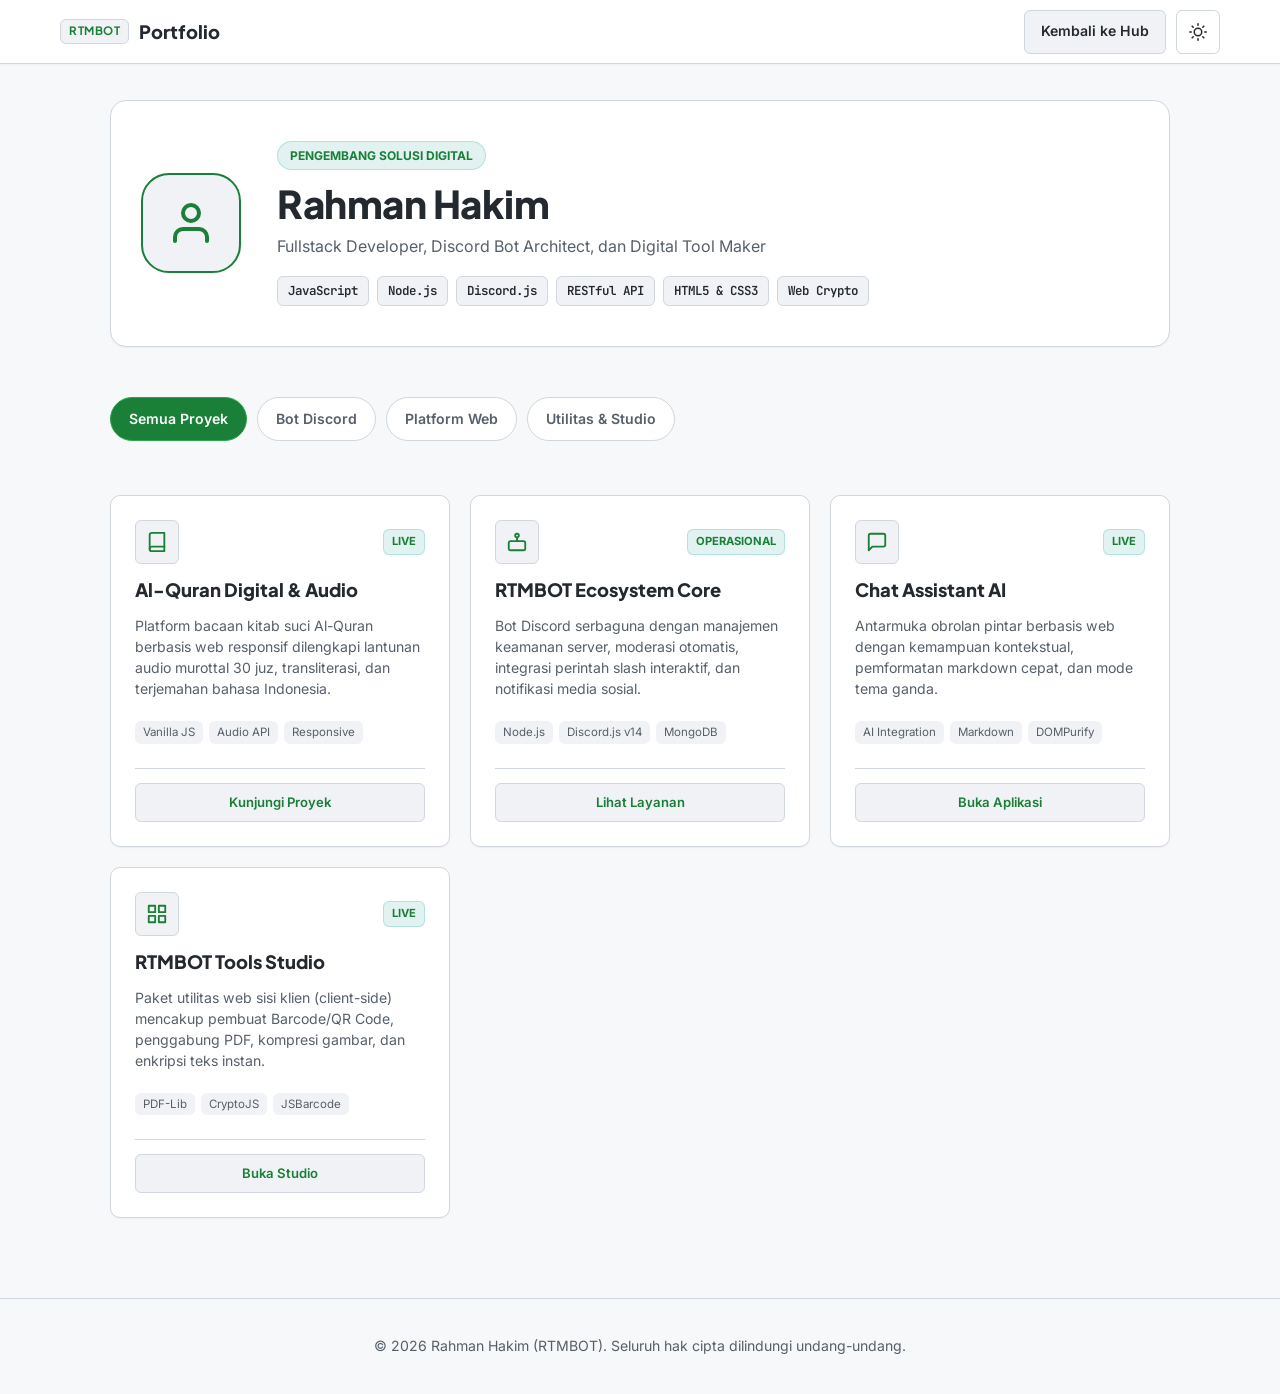
<file: portofolio/index.html>
<!DOCTYPE html>
<html lang="id" data-theme="dark">
<head>
  <meta charset="UTF-8">
  <meta name="viewport" content="width=device-width, initial-scale=1.0">
  <title>Portofolio Pengembang - RTMBOT</title>
  
  <link rel="preconnect" href="https://fonts.googleapis.com">
  <link rel="preconnect" href="https://fonts.gstatic.com" crossorigin>
  <link href="https://fonts.googleapis.com/css2?family=Plus+Jakarta+Sans:wght@500;600;700;800;900&family=Inter:wght@400;500;600;700&family=JetBrains+Mono:wght@500;700&display=swap" rel="stylesheet">
  
  <link rel="stylesheet" href="../rtm-design-system.css">

  <script>
    (function() {
      const saved = localStorage.getItem('rtm_theme') || (window.matchMedia('(prefers-color-scheme: light)').matches ? 'light' : 'dark');
      document.documentElement.setAttribute('data-theme', saved);
    })();
  </script>

  <style>
    .portfolio-container {
      max-width: 1100px;
      margin: 0 auto;
      padding: 100px 20px 80px;
      display: flex;
      flex-direction: column;
      gap: 50px;
    }

    /* Profile Header */
    .profile-hero {
      background: var(--rtm-surface);
      border: 1px solid var(--rtm-border);
      border-radius: var(--radius-lg);
      padding: 40px 30px;
      box-shadow: var(--rtm-shadow-sm);
      display: flex;
      flex-direction: column;
      gap: 24px;
    }

    @media (min-width: 768px) {
      .profile-hero {
        flex-direction: row;
        align-items: center;
        gap: 36px;
      }
    }

    .profile-avatar-box {
      width: 100px;
      height: 100px;
      border-radius: 28px;
      background: var(--rtm-surface-elevated);
      border: 2px solid var(--rtm-primary);
      display: flex;
      align-items: center;
      justify-content: center;
      color: var(--rtm-primary-light);
      flex-shrink: 0;
    }

    .profile-info {
      flex: 1;
    }

    .profile-badge {
      display: inline-flex;
      align-items: center;
      gap: 6px;
      font-size: 0.75rem;
      font-weight: 700;
      color: var(--rtm-primary-light);
      background: rgba(13, 148, 136, 0.12);
      border: 1px solid rgba(20, 184, 166, 0.25);
      padding: 4px 12px;
      border-radius: var(--radius-pill);
      margin-bottom: 10px;
      text-transform: uppercase;
    }

    .profile-name {
      font-size: clamp(1.8rem, 4vw, 2.4rem);
      font-weight: 900;
      letter-spacing: -0.5px;
      margin-bottom: 6px;
    }

    .profile-title {
      font-size: 1rem;
      color: var(--rtm-text-secondary);
      margin-bottom: 16px;
    }

    .skills-row {
      display: flex;
      flex-wrap: wrap;
      gap: 8px;
    }

    .skill-pill {
      font-size: 0.78rem;
      font-family: var(--font-mono);
      font-weight: 600;
      background: var(--rtm-surface-elevated);
      border: 1px solid var(--rtm-border);
      color: var(--rtm-text-main);
      padding: 4px 10px;
      border-radius: var(--radius-sm);
    }

    /* Projects Filter Bar */
    .filter-bar {
      display: flex;
      gap: 10px;
      overflow-x: auto;
      padding-bottom: 4px;
      scrollbar-width: none;
    }

    .filter-bar::-webkit-scrollbar {
      display: none;
    }

    .filter-btn {
      min-height: var(--tap-target-min);
      padding: 8px 18px;
      border-radius: var(--radius-pill);
      background: var(--rtm-surface);
      border: 1px solid var(--rtm-border);
      color: var(--rtm-text-secondary);
      font-family: var(--font-body);
      font-size: 0.88rem;
      font-weight: 600;
      cursor: pointer;
      white-space: nowrap;
      transition: all 0.2s ease;
    }

    .filter-btn:hover, .filter-btn.active {
      color: #FFFFFF;
      background: var(--rtm-primary);
      border-color: var(--rtm-primary-hover);
    }

    /* Projects Grid */
    .projects-grid {
      display: grid;
      grid-template-columns: 1fr;
      gap: 20px;
    }

    @media (min-width: 640px) {
      .projects-grid {
        grid-template-columns: repeat(2, 1fr);
      }
    }

    @media (min-width: 1000px) {
      .projects-grid {
        grid-template-columns: repeat(3, 1fr);
      }
    }

    .project-card {
      background: var(--rtm-surface);
      border: 1px solid var(--rtm-border);
      border-radius: var(--radius-md);
      padding: 24px;
      display: flex;
      flex-direction: column;
      gap: 14px;
      box-shadow: var(--rtm-shadow-sm);
      transition: border-color 0.2s ease, transform 0.2s ease;
    }

    .project-card:hover {
      border-color: var(--rtm-primary-light);
      transform: translateY(-3px);
    }

    .card-top {
      display: flex;
      justify-content: space-between;
      align-items: center;
    }

    .project-icon {
      width: 44px;
      height: 44px;
      border-radius: var(--radius-sm);
      background: var(--rtm-surface-elevated);
      border: 1px solid var(--rtm-border);
      display: flex;
      align-items: center;
      justify-content: center;
      color: var(--rtm-primary-light);
    }

    .project-status {
      font-size: 0.7rem;
      font-weight: 700;
      padding: 3px 8px;
      border-radius: var(--radius-sm);
      text-transform: uppercase;
      background: rgba(13, 148, 136, 0.12);
      color: var(--rtm-primary-light);
      border: 1px solid rgba(20, 184, 166, 0.25);
    }

    .project-title {
      font-size: 1.15rem;
      font-weight: 800;
    }

    .project-desc {
      font-size: 0.88rem;
      color: var(--rtm-text-secondary);
      line-height: 1.5;
      flex: 1;
    }

    .project-tags {
      display: flex;
      flex-wrap: wrap;
      gap: 6px;
      margin-top: 8px;
    }

    .tag-item {
      font-size: 0.72rem;
      background: var(--rtm-surface-elevated);
      color: var(--rtm-text-secondary);
      padding: 2px 8px;
      border-radius: var(--radius-sm);
    }

    .project-links {
      display: flex;
      gap: 10px;
      margin-top: 10px;
      padding-top: 14px;
      border-top: 1px solid var(--rtm-border);
    }

    .project-link-btn {
      flex: 1;
      text-align: center;
      font-size: 0.82rem;
      font-weight: 600;
      color: var(--rtm-primary-light);
      text-decoration: none;
      background: var(--rtm-surface-elevated);
      border: 1px solid var(--rtm-border);
      padding: 8px 12px;
      border-radius: var(--radius-sm);
      transition: background 0.2s ease;
    }

    .project-link-btn:hover {
      background: var(--rtm-border);
    }
  </style>
</head>
<body>

  <!-- Top Navbar -->
  <nav class="rtm-navbar">
    <div class="rtm-nav-container">
      <a href="../" class="rtm-brand">
        <span class="rtm-brand-badge">RTMBOT</span>
        <span>Portfolio</span>
      </a>
      <div class="rtm-nav-actions">
        <a href="../" class="rtm-btn-link">Kembali ke Hub</a>
        <button id="themeToggleBtn" class="rtm-btn-icon" type="button" aria-label="Ganti Tema">
          <svg id="themeIconDark" width="18" height="18" viewBox="0 0 24 24" fill="none" stroke="currentColor" stroke-width="2" stroke-linecap="round" stroke-linejoin="round">
            <path d="M21 12.79A9 9 0 1 1 11.21 3 7 7 0 0 0 21 12.79z"></path>
          </svg>
          <svg id="themeIconLight" width="18" height="18" viewBox="0 0 24 24" fill="none" stroke="currentColor" stroke-width="2" stroke-linecap="round" stroke-linejoin="round" style="display:none;">
            <circle cx="12" cy="12" r="5"></circle>
            <line x1="12" y1="1" x2="12" y2="3"></line>
            <line x1="12" y1="21" x2="12" y2="23"></line>
            <line x1="4.22" y1="4.22" x2="5.64" y2="5.64"></line>
            <line x1="18.36" y1="18.36" x2="19.78" y2="19.78"></line>
            <line x1="1" y1="12" x2="3" y2="12"></line>
            <line x1="21" y1="12" x2="23" y2="12"></line>
            <line x1="4.22" y1="19.78" x2="5.64" y2="18.36"></line>
            <line x1="18.36" y1="5.64" x2="19.78" y2="4.22"></line>
          </svg>
        </button>
      </div>
    </div>
  </nav>

  <main class="portfolio-container">

    <!-- Profile Overview Card -->
    <header class="profile-hero">
      <div class="profile-avatar-box">
        <svg width="48" height="48" viewBox="0 0 24 24" fill="none" stroke="currentColor" stroke-width="2" stroke-linecap="round" stroke-linejoin="round">
          <path d="M20 21v-2a4 4 0 0 0-4-4H8a4 4 0 0 0-4 4v2"></path>
          <circle cx="12" cy="7" r="4"></circle>
        </svg>
      </div>
      <div class="profile-info">
        <div class="profile-badge">Pengembang Solusi Digital</div>
        <h1 class="profile-name">Rahman Hakim</h1>
        <p class="profile-title">Fullstack Developer, Discord Bot Architect, dan Digital Tool Maker</p>
        <div class="skills-row">
          <span class="skill-pill">JavaScript</span>
          <span class="skill-pill">Node.js</span>
          <span class="skill-pill">Discord.js</span>
          <span class="skill-pill">RESTful API</span>
          <span class="skill-pill">HTML5 &amp; CSS3</span>
          <span class="skill-pill">Web Crypto</span>
        </div>
      </div>
    </header>

    <!-- Filter Bar -->
    <div class="filter-bar" role="tablist" aria-label="Kategori Portofolio">
      <button class="filter-btn active" data-filter="all" role="tab" aria-selected="true">Semua Proyek</button>
      <button class="filter-btn" data-filter="bot" role="tab" aria-selected="false">Bot Discord</button>
      <button class="filter-btn" data-filter="web" role="tab" aria-selected="false">Platform Web</button>
      <button class="filter-btn" data-filter="tools" role="tab" aria-selected="false">Utilitas &amp; Studio</button>
    </div>

    <!-- Projects Grid -->
    <section class="projects-grid" id="projectsContainer">
      
      <!-- Card 1 -->
      <article class="project-card" data-category="web">
        <div class="card-top">
          <div class="project-icon">
            <svg width="22" height="22" viewBox="0 0 24 24" fill="none" stroke="currentColor" stroke-width="2" stroke-linecap="round" stroke-linejoin="round">
              <path d="M4 19.5A2.5 2.5 0 0 1 6.5 17H20"></path>
              <path d="M6.5 2H20v20H6.5A2.5 2.5 0 0 1 4 19.5v-15A2.5 2.5 0 0 1 6.5 2z"></path>
            </svg>
          </div>
          <span class="project-status">Live</span>
        </div>
        <h2 class="project-title">Al-Quran Digital &amp; Audio</h2>
        <p class="project-desc">Platform bacaan kitab suci Al-Quran berbasis web responsif dilengkapi lantunan audio murottal 30 juz, transliterasi, dan terjemahan bahasa Indonesia.</p>
        <div class="project-tags">
          <span class="tag-item">Vanilla JS</span>
          <span class="tag-item">Audio API</span>
          <span class="tag-item">Responsive</span>
        </div>
        <div class="project-links">
          <a href="../quran/" class="project-link-btn">Kunjungi Proyek</a>
        </div>
      </article>

      <!-- Card 2 -->
      <article class="project-card" data-category="bot">
        <div class="card-top">
          <div class="project-icon">
            <svg width="22" height="22" viewBox="0 0 24 24" fill="none" stroke="currentColor" stroke-width="2" stroke-linecap="round" stroke-linejoin="round">
              <rect x="3" y="11" width="18" height="10" rx="2"></rect>
              <circle cx="12" cy="5" r="2"></circle>
              <path d="M12 7v4"></path>
            </svg>
          </div>
          <span class="project-status">Operasional</span>
        </div>
        <h2 class="project-title">RTMBOT Ecosystem Core</h2>
        <p class="project-desc">Bot Discord serbaguna dengan manajemen keamanan server, moderasi otomatis, integrasi perintah slash interaktif, dan notifikasi media sosial.</p>
        <div class="project-tags">
          <span class="tag-item">Node.js</span>
          <span class="tag-item">Discord.js v14</span>
          <span class="tag-item">MongoDB</span>
        </div>
        <div class="project-links">
          <a href="../costum/" class="project-link-btn">Lihat Layanan</a>
        </div>
      </article>

      <!-- Card 3 -->
      <article class="project-card" data-category="web">
        <div class="card-top">
          <div class="project-icon">
            <svg width="22" height="22" viewBox="0 0 24 24" fill="none" stroke="currentColor" stroke-width="2" stroke-linecap="round" stroke-linejoin="round">
              <path d="M21 15a2 2 0 0 1-2 2H7l-4 4V5a2 2 0 0 1 2-2h14a2 2 0 0 1 2 2z"></path>
            </svg>
          </div>
          <span class="project-status">Live</span>
        </div>
        <h2 class="project-title">Chat Assistant AI</h2>
        <p class="project-desc">Antarmuka obrolan pintar berbasis web dengan kemampuan kontekstual, pemformatan markdown cepat, dan mode tema ganda.</p>
        <div class="project-tags">
          <span class="tag-item">AI Integration</span>
          <span class="tag-item">Markdown</span>
          <span class="tag-item">DOMPurify</span>
        </div>
        <div class="project-links">
          <a href="../chat/" class="project-link-btn">Buka Aplikasi</a>
        </div>
      </article>

      <!-- Card 4 -->
      <article class="project-card" data-category="tools">
        <div class="card-top">
          <div class="project-icon">
            <svg width="22" height="22" viewBox="0 0 24 24" fill="none" stroke="currentColor" stroke-width="2" stroke-linecap="round" stroke-linejoin="round">
              <rect x="3" y="3" width="7" height="7"></rect>
              <rect x="14" y="3" width="7" height="7"></rect>
              <rect x="14" y="14" width="7" height="7"></rect>
              <rect x="3" y="14" width="7" height="7"></rect>
            </svg>
          </div>
          <span class="project-status">Live</span>
        </div>
        <h2 class="project-title">RTMBOT Tools Studio</h2>
        <p class="project-desc">Paket utilitas web sisi klien (client-side) mencakup pembuat Barcode/QR Code, penggabung PDF, kompresi gambar, dan enkripsi teks instan.</p>
        <div class="project-tags">
          <span class="tag-item">PDF-Lib</span>
          <span class="tag-item">CryptoJS</span>
          <span class="tag-item">JSBarcode</span>
        </div>
        <div class="project-links">
          <a href="../studio/" class="project-link-btn">Buka Studio</a>
        </div>
      </article>

    </section>

  </main>

  <footer class="rtm-footer">
    <p>&copy; 2026 Rahman Hakim (RTMBOT). Seluruh hak cipta dilindungi undang-undang.</p>
  </footer>

  <script>
    // Theme toggle logic
    function toggleTheme() {
      const current = document.documentElement.getAttribute('data-theme') || 'dark';
      const next = current === 'dark' ? 'light' : 'dark';
      document.documentElement.setAttribute('data-theme', next);
      localStorage.setItem('rtm_theme', next);
      updateThemeIcon(next);
    }

    function updateThemeIcon(theme) {
      const isDark = (theme || document.documentElement.getAttribute('data-theme') || 'dark') === 'dark';
      const iconDark = document.getElementById('themeIconDark');
      const iconLight = document.getElementById('themeIconLight');
      if (iconDark && iconLight) {
        iconDark.style.display = isDark ? 'inline-block' : 'none';
        iconLight.style.display = isDark ? 'none' : 'inline-block';
      }
    }

    document.getElementById('themeToggleBtn').addEventListener('click', toggleTheme);
    updateThemeIcon();

    // Project Category Filter Logic
    const filterBtns = document.querySelectorAll('.filter-btn');
    const cards = document.querySelectorAll('.project-card');

    filterBtns.forEach(btn => {
      btn.addEventListener('click', () => {
        filterBtns.forEach(b => {
          b.classList.remove('active');
          b.setAttribute('aria-selected', 'false');
        });
        btn.classList.add('active');
        btn.setAttribute('aria-selected', 'true');

        const filter = btn.getAttribute('data-filter');
        cards.forEach(card => {
          const cat = card.getAttribute('data-category');
          if (filter === 'all' || cat === filter) {
            card.style.display = 'flex';
          } else {
            card.style.display = 'none';
          }
        });
      });
    });
  </script>
</body>
</html>
</file>
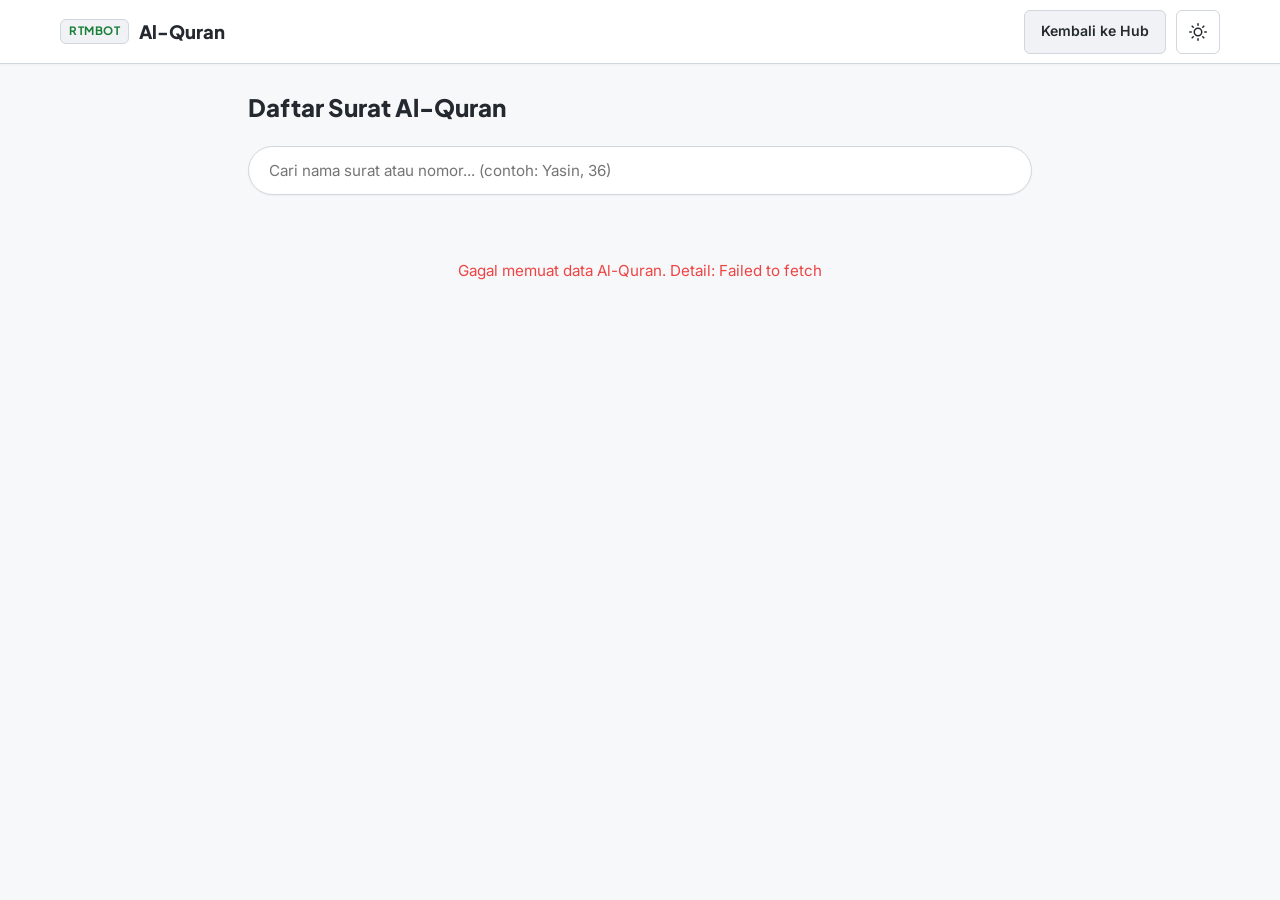
<file: quran/index.html>
<!DOCTYPE html>
<html lang="id" data-theme="dark">
<head>
  <meta charset="UTF-8">
  <meta name="viewport" content="width=device-width, initial-scale=1.0">
  <title>Al-Quran Digital: RTMBOT</title>
  
  <link rel="preconnect" href="https://fonts.googleapis.com">
  <link rel="preconnect" href="https://fonts.gstatic.com" crossorigin>
  <link href="https://fonts.googleapis.com/css2?family=Amiri:wght@400;700&family=Plus+Jakarta+Sans:wght@500;600;700;800&family=Inter:wght@400;500;600;700&family=JetBrains+Mono:wght@500&display=swap" rel="stylesheet">
  
  <link rel="stylesheet" href="../rtm-design-system.css">

  <script>
    (function() {
      const savedTheme = localStorage.getItem('rtm_theme') || (window.matchMedia('(prefers-color-scheme: light)').matches ? 'light' : 'dark');
      document.documentElement.setAttribute('data-theme', savedTheme);
    })();
  </script>

  <style>
    .quran-app-wrapper {
      min-height: 100vh;
      display: flex;
      flex-direction: column;
      padding-top: 68px;
    }

    .quran-container {
      width: 100%;
      max-width: 820px;
      margin: 0 auto;
      padding: 24px 18px 120px;
      flex: 1;
    }

    .screen {
      display: none;
      animation: fadeIn 0.2s ease;
    }

    .screen.active {
      display: block;
    }

    @keyframes fadeIn {
      from { opacity: 0; transform: translateY(4px); }
      to { opacity: 1; transform: translateY(0); }
    }

    /* List Screen Header */
    .view-head {
      display: flex;
      align-items: center;
      justify-content: space-between;
      margin-bottom: 24px;
    }

    .view-title-group {
      display: flex;
      align-items: center;
      gap: 12px;
    }

    .view-heading {
      font-size: 1.5rem;
      font-weight: 800;
    }

    .search-input {
      width: 100%;
      padding: 14px 20px;
      border-radius: var(--radius-pill);
      background: var(--rtm-surface);
      border: 1px solid var(--rtm-border);
      color: var(--rtm-text-main);
      font-family: var(--font-body);
      font-size: 0.95rem;
      outline: none;
      margin-bottom: 24px;
      box-shadow: var(--rtm-shadow-sm);
      transition: border-color 0.2s ease;
    }

    .search-input:focus {
      border-color: var(--rtm-primary-light);
    }

    /* Surah List Cards */
    .surah-items-list {
      display: flex;
      flex-direction: column;
      gap: 12px;
    }

    .surah-item {
      display: flex;
      align-items: center;
      gap: 18px;
      background: var(--rtm-surface);
      border: 1px solid var(--rtm-border);
      border-radius: var(--radius-md);
      padding: 16px 20px;
      cursor: pointer;
      box-shadow: var(--rtm-shadow-sm);
      transition: transform 0.15s ease, border-color 0.15s ease;
    }

    .surah-item:hover {
      transform: translateY(-2px);
      border-color: var(--rtm-primary-light);
    }

    .surah-number-badge {
      width: 44px;
      height: 44px;
      border-radius: var(--radius-sm);
      background: var(--rtm-surface-elevated);
      border: 1px solid var(--rtm-border);
      color: var(--rtm-primary-light);
      font-family: var(--font-mono);
      font-weight: 700;
      font-size: 0.95rem;
      display: flex;
      align-items: center;
      justify-content: center;
      flex-shrink: 0;
    }

    .surah-info {
      flex: 1;
    }

    .surah-name-id {
      font-size: 1.05rem;
      font-weight: 700;
      color: var(--rtm-text-main);
    }

    .surah-order-label {
      font-size: 0.8rem;
      color: var(--rtm-text-secondary);
    }

    /* Detail Screen Header */
    .detail-head-bar {
      display: flex;
      align-items: center;
      justify-content: space-between;
      background: var(--rtm-surface);
      border: 1px solid var(--rtm-border);
      border-radius: var(--radius-md);
      padding: 16px 20px;
      margin-bottom: 24px;
      box-shadow: var(--rtm-shadow-sm);
    }

    .surah-detail-title {
      font-size: 1.25rem;
      font-weight: 800;
    }

    .surah-detail-subtitle {
      font-size: 0.82rem;
      color: var(--rtm-text-secondary);
    }

    .play-murottal-btn {
      min-height: var(--tap-target-min);
      padding: 8px 16px;
      border-radius: var(--radius-pill);
      background: var(--rtm-primary);
      color: #FFFFFF;
      border: none;
      font-family: var(--font-body);
      font-size: 0.85rem;
      font-weight: 700;
      cursor: pointer;
      display: inline-flex;
      align-items: center;
      gap: 6px;
      transition: background-color 0.2s ease;
    }

    .play-murottal-btn:hover {
      background: var(--rtm-primary-hover);
    }

    /* Ayah Cards */
    .ayah-container {
      display: flex;
      flex-direction: column;
      gap: 20px;
    }

    .a-card {
      background: var(--rtm-surface);
      border: 1px solid var(--rtm-border);
      border-radius: var(--radius-md);
      padding: 24px;
      box-shadow: var(--rtm-shadow-sm);
      display: flex;
      flex-direction: column;
      gap: 16px;
    }

    .a-top {
      display: flex;
      justify-content: space-between;
      align-items: center;
      border-bottom: 1px solid var(--rtm-border);
      padding-bottom: 12px;
    }

    .a-no-txt {
      font-family: var(--font-mono);
      font-size: 0.85rem;
      font-weight: 700;
      background: var(--rtm-surface-elevated);
      color: var(--rtm-primary-light);
      border: 1px solid var(--rtm-border);
      padding: 4px 10px;
      border-radius: var(--radius-sm);
    }

    .a-top-btns {
      display: flex;
      gap: 8px;
    }

    .a-tool-btn {
      min-width: 38px;
      min-height: 38px;
      border-radius: var(--radius-sm);
      background: var(--rtm-surface-elevated);
      border: 1px solid var(--rtm-border);
      color: var(--rtm-text-secondary);
      cursor: pointer;
      display: flex;
      align-items: center;
      justify-content: center;
      font-size: 0.85rem;
      transition: color 0.15s ease, border-color 0.15s ease;
    }

    .a-tool-btn:hover {
      color: var(--rtm-primary-light);
      border-color: var(--rtm-primary-light);
    }

    .a-arab {
      font-family: 'Amiri', serif;
      font-size: clamp(1.8rem, 4vw, 2.3rem);
      line-height: 2.1;
      text-align: right;
      direction: rtl;
      color: var(--rtm-text-main);
      padding: 10px 0;
      word-wrap: break-word;
    }

    .a-lat {
      font-size: 0.92rem;
      color: var(--rtm-primary-light);
      font-style: italic;
      line-height: 1.5;
    }

    .a-ind {
      font-size: 0.92rem;
      color: var(--rtm-text-secondary);
      line-height: 1.6;
    }

    .j-box {
      background: var(--rtm-surface-elevated);
      border-left: 3px solid var(--rtm-primary);
      border-radius: 0 var(--radius-sm) var(--radius-sm) 0;
      padding: 12px 16px;
      font-size: 0.85rem;
      color: var(--rtm-text-main);
      display: none;
    }

    /* Fixed Bottom Player Bar */
    .player-bar {
      position: fixed;
      bottom: 0;
      left: 0;
      width: 100%;
      background: var(--rtm-surface);
      border-top: 1px solid var(--rtm-border);
      padding: 12px 20px calc(12px + env(safe-area-inset-bottom));
      box-shadow: var(--rtm-shadow-lg);
      z-index: 90;
      display: none;
      align-items: center;
      gap: 16px;
    }

    .player-inner {
      width: 100%;
      max-width: 820px;
      margin: 0 auto;
      display: flex;
      align-items: center;
      gap: 14px;
    }

    .player-ctrl-btn {
      width: 44px;
      height: 44px;
      border-radius: var(--radius-pill);
      border: none;
      cursor: pointer;
      display: flex;
      align-items: center;
      justify-content: center;
      font-size: 1rem;
      flex-shrink: 0;
    }

    .player-play-btn {
      background: var(--rtm-primary);
      color: #FFFFFF;
    }

    .player-stop-btn {
      background: rgba(239, 68, 68, 0.15);
      color: #EF4444;
      border: 1px solid rgba(239, 68, 68, 0.3);
    }

    .player-info-column {
      flex: 1;
      min-width: 0;
      display: flex;
      flex-direction: column;
      gap: 4px;
    }

    .player-title-info {
      font-size: 0.85rem;
      font-weight: 700;
      white-space: nowrap;
      overflow: hidden;
      text-overflow: ellipsis;
    }

    .seek-row {
      display: flex;
      align-items: center;
      gap: 10px;
      font-size: 0.75rem;
      color: var(--rtm-text-muted);
      font-family: var(--font-mono);
    }

    .seek-bar {
      flex: 1;
      accent-color: var(--rtm-primary);
      cursor: pointer;
    }

    /* Modals */
    .modal-overlay {
      position: fixed;
      top: 0;
      left: 0;
      width: 100%;
      height: 100%;
      background: rgba(7, 10, 17, 0.75);
      backdrop-filter: blur(6px);
      z-index: 1000;
      display: none;
      align-items: center;
      justify-content: center;
      padding: 16px;
    }

    .modal-overlay.active {
      display: flex;
    }

    .modal-panel {
      background: var(--rtm-surface);
      border: 1px solid var(--rtm-border);
      border-radius: var(--radius-lg);
      padding: 30px 24px;
      max-width: 420px;
      width: 100%;
      box-shadow: var(--rtm-shadow-lg);
      display: flex;
      flex-direction: column;
      gap: 16px;
    }

    .modal-panel h3 {
      font-size: 1.25rem;
    }

    .input-journal {
      width: 100%;
      min-height: 120px;
      background: var(--rtm-surface-elevated);
      border: 1px solid var(--rtm-border);
      border-radius: var(--radius-sm);
      color: var(--rtm-text-main);
      padding: 12px;
      font-family: var(--font-body);
      font-size: 0.9rem;
      resize: vertical;
      outline: none;
    }

    .placeholder-text {
      text-align: center;
      padding: 40px 20px;
      color: var(--rtm-text-secondary);
      font-size: 0.95rem;
    }
  </style>
</head>
<body class="quran-app-wrapper">

  <!-- Top Navigation -->
  <nav class="rtm-navbar">
    <div class="rtm-nav-container">
      <a href="../" class="rtm-brand">
        <span class="rtm-brand-badge">RTMBOT</span>
        <span>Al-Quran</span>
      </a>
      <div class="rtm-nav-actions">
        <a href="../" class="rtm-btn-link">Kembali ke Hub</a>
        <button id="themeToggleBtn" class="rtm-btn-icon" type="button" aria-label="Ganti Tema">
          <svg id="themeIconDark" width="18" height="18" viewBox="0 0 24 24" fill="none" stroke="currentColor" stroke-width="2" stroke-linecap="round" stroke-linejoin="round">
            <path d="M21 12.79A9 9 0 1 1 11.21 3 7 7 0 0 0 21 12.79z"></path>
          </svg>
          <svg id="themeIconLight" width="18" height="18" viewBox="0 0 24 24" fill="none" stroke="currentColor" stroke-width="2" stroke-linecap="round" stroke-linejoin="round" style="display:none;">
            <circle cx="12" cy="12" r="5"></circle>
            <line x1="12" y1="1" x2="12" y2="3"></line>
            <line x1="12" y1="21" x2="12" y2="23"></line>
            <line x1="4.22" y1="4.22" x2="5.64" y2="5.64"></line>
            <line x1="18.36" y1="18.36" x2="19.78" y2="19.78"></line>
            <line x1="1" y1="12" x2="3" y2="12"></line>
            <line x1="21" y1="12" x2="23" y2="12"></line>
            <line x1="4.22" y1="19.78" x2="5.64" y2="18.36"></line>
            <line x1="18.36" y1="5.64" x2="19.78" y2="4.22"></line>
          </svg>
        </button>
      </div>
    </div>
  </nav>

  <main class="quran-container">

    <!-- Screen 1: Index of Surahs -->
    <section class="screen active" id="listScreen">
      <div class="view-head">
        <div class="view-title-group">
          <h1 class="view-heading">Daftar Surat Al-Quran</h1>
        </div>
      </div>

      <input type="text" class="search-input" id="searchBox" placeholder="Cari nama surat atau nomor... (contoh: Yasin, 36)" aria-label="Cari surat">
      
      <div class="surah-items-list" id="surahList">
        <div class="placeholder-text">Mengambil data kitab suci dari server...</div>
      </div>
    </section>

    <!-- Screen 2: Surah Verses Detail -->
    <section class="screen" id="detailScreen">
      <div class="detail-head-bar">
        <div style="display:flex; align-items:center; gap:12px;">
          <button class="rtm-btn-icon" onclick="closeSurah()" aria-label="Kembali ke Daftar Surat">
            <svg width="20" height="20" viewBox="0 0 24 24" fill="none" stroke="currentColor" stroke-width="2" stroke-linecap="round" stroke-linejoin="round">
              <polyline points="15 18 9 12 15 6"></polyline>
            </svg>
          </button>
          <div>
            <div class="surah-detail-title" id="detailSurahTitle">Nama Surat</div>
            <div class="surah-detail-subtitle" id="detailSurahSub">Surat ke-0</div>
          </div>
        </div>

        <button class="play-murottal-btn" onclick="openPlayModal()">
          <span>▶ Putar Audio</span>
        </button>
      </div>

      <div class="ayah-container" id="ayahList"></div>
    </section>

  </main>

  <!-- Audio Player Bar -->
  <div class="player-bar" id="playerBar">
    <div class="player-inner">
      <button class="player-ctrl-btn player-play-btn" id="playerPlayBtn" onclick="toggleAudio()" aria-label="Putar / Jeda Audio">▶</button>
      <button class="player-ctrl-btn player-stop-btn" onclick="stopAudio()" aria-label="Hentikan Audio">⏹</button>
      <div class="player-info-column">
        <div class="player-title-info" id="playerTitleInfo">Pilih surat untuk diputar</div>
        <div class="seek-row">
          <span id="textCurTime">00:00</span>
          <input type="range" class="seek-bar" id="seekBar" value="0" min="0" max="100" oninput="seekAudio(this.value)">
          <span id="textTotTime">00:00</span>
        </div>
      </div>
    </div>
  </div>

  <!-- Audio Mode Modal -->
  <div class="modal-overlay" id="playModal" role="dialog" aria-modal="true">
    <div class="modal-panel">
      <h3>Pilih Mode Murottal</h3>
      <p style="font-size:0.88rem; color:var(--rtm-text-secondary);">Tentukan bagaimana lantunan murottal diputar:</p>
      <button class="rtm-btn-link rtm-btn-primary" style="justify-content:center;" onclick="startAudioMode(true)">Putar Berurutan Semua Surat</button>
      <button class="rtm-btn-link" style="justify-content:center;" onclick="startAudioMode(false)">Hanya Surat Ini</button>
      <button class="rtm-btn-link" style="justify-content:center;" onclick="document.getElementById('playModal').classList.remove('active')">Tutup</button>
    </div>
  </div>

  <!-- Journal Modal -->
  <div class="modal-overlay" id="journalModal" role="dialog" aria-modal="true">
    <div class="modal-panel">
      <h3 id="journalTitle">Catatan Ayat</h3>
      <textarea class="input-journal" id="journalInput" placeholder="Tuliskan catatan tadabbur atau renungan ayat ini..."></textarea>
      <div style="display:flex; gap:10px; justify-content:flex-end;">
        <button class="rtm-btn-link" onclick="closeJournal()">Batal</button>
        <button class="rtm-btn-link rtm-btn-primary" onclick="saveJournal()">Simpan Catatan</button>
      </div>
    </div>
  </div>

  <!-- Reward Modal -->
  <div class="modal-overlay" id="rewardModal" role="dialog" aria-modal="true">
    <div class="modal-panel" style="text-align:center; align-items:center;">
      <h3>Alhamdulillah</h3>
      <p style="font-size:0.9rem; color:var(--rtm-text-secondary);">
        Anda telah membaca dan mentadabburi ayat suci selama 3 menit. Terus istiqomah dalam membaca kalam Ilahi.
      </p>
      <button class="rtm-btn-link rtm-btn-primary" onclick="closeReward()">Lanjutkan Membaca</button>
    </div>
  </div>

  <audio id="audioEngine"></audio>

  <script>
    // Theme Switcher
    function toggleTheme() {
      const current = document.documentElement.getAttribute('data-theme') || 'dark';
      const next = current === 'dark' ? 'light' : 'dark';
      document.documentElement.setAttribute('data-theme', next);
      localStorage.setItem('rtm_theme', next);
      updateThemeIcon(next);
    }

    function updateThemeIcon(theme) {
      const isDark = (theme || document.documentElement.getAttribute('data-theme') || 'dark') === 'dark';
      const iconDark = document.getElementById('themeIconDark');
      const iconLight = document.getElementById('themeIconLight');
      if (iconDark && iconLight) {
        iconDark.style.display = isDark ? 'inline-block' : 'none';
        iconLight.style.display = isDark ? 'none' : 'inline-block';
      }
    }

    document.getElementById('themeToggleBtn').addEventListener('click', toggleTheme);
    updateThemeIcon();

    // Quran Core Data & Player Scripts
    const DATA_URL = "https://raw.githubusercontent.com/Kawansejalanproduction2019/my-projek/refs/heads/main/alquran.json";

    let allData = [];
    let surahIndex = [];
    let currentAyahs = [];
    let activeSurahNo = "";
    let activeSurahName = "";
    let isPlayAllMode = false;
    let isUserSeeking = false;
    let readSessionSeconds = 0;
    let targetJournalSurah = "";
    let targetJournalAyah = "";
    let currentRenderTimeout = null;
    let globalTargetAudioUrl = null;

    const audio = document.getElementById("audioEngine");
    const playerBar = document.getElementById("playerBar");
    const playerPlayBtn = document.getElementById("playerPlayBtn");
    const playerTitleInfo = document.getElementById("playerTitleInfo");
    const textCurTime = document.getElementById("textCurTime");
    const textTotTime = document.getElementById("textTotTime");
    const seekBar = document.getElementById("seekBar");

    const getField = (obj, keys) => {
      for (const k of keys) if (obj?.[k] != null) return obj?.[k];
      const lower = Object.fromEntries(Object.entries(obj || {}).map(([k, v]) => [k.toLowerCase(), v]));
      for (const k of keys) if (lower?.[k.toLowerCase()] != null) return lower?.[k.toLowerCase()];
      return undefined;
    };

    setInterval(() => {
      if (document.getElementById("detailScreen").classList.contains("active")) {
        let currentTotal = parseInt(localStorage.getItem("totalTimeSec") || "0", 10);
        localStorage.setItem("totalTimeSec", currentTotal + 1);
        readSessionSeconds++;
        if (readSessionSeconds === 180) {
          document.getElementById("rewardModal").classList.add("active");
        }
      }
    }, 1000);

    function closeReward() {
      document.getElementById("rewardModal").classList.remove("active");
      readSessionSeconds = 0;
    }

    async function init() {
      try {
        const res = await fetch(DATA_URL, { cache: 'no-store' });
        if (!res.ok) throw new Error('Jaringan bermasalah');
        const data = await res.json();
        
        let targetArray = [];
        if (Array.isArray(data)) { targetArray = data; }
        else if (data?.result?.data && Array.isArray(data.result.data)) { targetArray = data.result.data; }
        else if (data?.result && Array.isArray(data.result)) { targetArray = data.result; }
        else if (data?.data && Array.isArray(data.data)) { targetArray = data.data; }

        if (targetArray.length === 0) throw new Error('Data array kosong');
        allData = targetArray;

        let added = new Set();
        allData.forEach(item => {
          let sno = getField(item, ['nosurah', 'surah', 'surah_number', 'surahno']);
          let sname = getField(item, ['surahname', 'nama_surah', 'name', 'surah']);
          if (sno && !added.has(sno.toString())) {
            added.add(sno.toString());
            surahIndex.push({
              nosurah: sno,
              surahname: sname || `Surat ${sno}`
            });
          }
        });

        surahIndex.sort((a, b) => parseInt(a.nosurah, 10) - parseInt(b.nosurah, 10));
        renderIndex(surahIndex);
      } catch (e) {
        document.getElementById("surahList").innerHTML = `<div class="placeholder-text" style="color:#EF4444;">Gagal memuat data Al-Quran. Detail: ${e.message}</div>`;
      }
    }

    function renderIndex(data) {
      const list = document.getElementById("surahList");
      list.innerHTML = "";
      data.forEach(s => {
        let d = document.createElement("div");
        d.className = "surah-item";
        d.onclick = () => openSurah(s.nosurah, s.surahname);
        d.innerHTML = `
          <div class="surah-number-badge">${s.nosurah}</div>
          <div class="surah-info">
            <div class="surah-name-id">${s.surahname}</div>
            <div class="surah-order-label">Surat ke-${s.nosurah}</div>
          </div>
        `;
        list.appendChild(d);
      });
      if (data.length === 0) {
        list.innerHTML = `<div class="placeholder-text">Surat tidak ditemukan.</div>`;
      }
    }

    document.getElementById("searchBox").addEventListener("input", function(e) {
      let q = e.target.value.toLowerCase().trim();
      let filtered = surahIndex.filter(function(s) {
        let name = String(s.surahname || "").toLowerCase();
        let no = String(s.nosurah || "");
        return name.indexOf(q) !== -1 || no.indexOf(q) !== -1;
      });
      renderIndex(filtered);
    });

    function openSurah(no, nm) {
      if (currentRenderTimeout) clearTimeout(currentRenderTimeout);
      activeSurahNo = no.toString();
      activeSurahName = nm;
      readSessionSeconds = 0;
      
      currentAyahs = allData.filter(a => {
        let sNo = getField(a, ['nosurah', 'surah', 'surah_number', 'surahno']);
        return sNo && sNo.toString() === activeSurahNo;
      });

      document.getElementById("listScreen").classList.remove("active");
      document.getElementById("detailScreen").classList.add("active");
      document.getElementById("detailSurahTitle").textContent = nm;
      document.getElementById("detailSurahSub").textContent = `Surat ke-${no}`;

      const container = document.getElementById("ayahList");
      container.innerHTML = `<div class="placeholder-text">Memuat ayat...</div>`;
      globalTargetAudioUrl = null;

      if (currentAyahs.length === 0) {
        container.innerHTML = `<div class="placeholder-text">Data ayat kosong.</div>`;
        return;
      }

      container.innerHTML = "";
      let index = 0;
      const chunkSize = 15;

      function renderChunks() {
        const chunk = currentAyahs.slice(index, index + chunkSize);

        chunk.forEach(ay => {
          let ano = getField(ay, ['ayat', 'noayat', 'verse', 'ayah']) || "";
          let arab = (getField(ay, ['arabic', 'arab', 'text']) || "").replace(/\s*[\d\.\-]+\s*$/, "");
          let lat = getField(ay, ['latin', 'transliteration']) || "";
          let ind = getField(ay, ['terjemahan_id', 'id', 'translation_id', 'translation']) || "";
          let aud = getField(ay, ['url', 'audio', 'audio_url']);

          if (!globalTargetAudioUrl && aud) {
            globalTargetAudioUrl = aud;
          }

          let key = `journal_${no}_${ano}`;
          let jrn = localStorage.getItem(key) || "";
          let sty = jrn ? "display:block;" : "display:none;";

          let card = document.createElement('div');
          card.className = "a-card";
          card.id = `a_${ano}`;
          card.innerHTML = `
            <div class="a-top">
              <span class="a-no-txt">${ano}</span>
              <div class="a-top-btns">
                <button class="a-tool-btn" onclick="openJournal('${no}','${ano}')" title="Tulis Catatan">📝</button>
                <button class="a-tool-btn" onclick="bookmarkAyat('${nm}','${no}','${ano}')" title="Simpan Bookmark">🔖</button>
                <button class="a-tool-btn" onclick="shareAyat('${nm}','${no}','${ano}',\`${arab.replace(/"/g,'&quot;')}\`,\`${ind.replace(/"/g,'&quot;')}\`)" title="Bagikan">📤</button>
              </div>
            </div>
            <div class="a-arab">${arab}</div>
            <div class="a-lat">${lat}</div>
            <div class="a-ind">${ind}</div>
            <div class="j-box" id="jb_${ano}" style="${sty}"><div class="j-txt" id="jt_${ano}">❝ ${jrn} ❞</div></div>
          `;
          container.appendChild(card);
        });

        index += chunkSize;
        if (index < currentAyahs.length) {
          currentRenderTimeout = setTimeout(renderChunks, 35);
        }
      }
      renderChunks();
      window.scrollTo(0, 0);
    }

    function closeSurah() {
      if (currentRenderTimeout) clearTimeout(currentRenderTimeout);
      document.getElementById("detailScreen").classList.remove("active");
      document.getElementById("listScreen").classList.add("active");
      readSessionSeconds = 0;
    }

    function openJournal(s, a) {
      targetJournalSurah = s;
      targetJournalAyah = a;
      document.getElementById("journalTitle").textContent = `Catatan Ayat ${a}`;
      document.getElementById("journalInput").value = localStorage.getItem(`journal_${s}_${a}`) || "";
      document.getElementById("journalModal").classList.add("active");
    }

    function closeJournal() {
      document.getElementById("journalModal").classList.remove("active");
    }

    function saveJournal() {
      let v = document.getElementById("journalInput").value.trim();
      let k = `journal_${targetJournalSurah}_${targetJournalAyah}`;
      let b = document.getElementById(`jb_${targetJournalAyah}`);
      let t = document.getElementById(`jt_${targetJournalAyah}`);
      if (v) {
        localStorage.setItem(k, v);
        if (t) t.textContent = `❝ ${v} ❞`;
        if (b) b.style.display = "block";
      } else {
        localStorage.removeItem(k);
        if (b) b.style.display = "none";
      }
      closeJournal();
    }

    function bookmarkAyat(nm, sn, an) {
      localStorage.setItem("lastSurah", nm);
      localStorage.setItem("lastSurahNo", sn);
      localStorage.setItem("lastAyah", an);
      alert(`Ayat ${an} disimpan ke Bookmark peramban`);
    }

    function shareAyat(nm, sn, an, arab, ind) {
      let txt = `Q.S ${nm} [${sn}:${an}]\n\n${arab}\n\n${ind}`;
      if (navigator.share) {
        navigator.share({ text: txt });
      } else {
        navigator.clipboard.writeText(txt);
        alert("Ayat berhasil disalin!");
      }
    }

    function openPlayModal() {
      document.getElementById("playModal").classList.add("active");
    }

    function startAudioMode(all) {
      document.getElementById("playModal").classList.remove("active");
      isPlayAllMode = all;
      if (!globalTargetAudioUrl) {
        alert("Audio murottal belum tersedia untuk surat ini.");
        return;
      }
      playerBar.style.display = "flex";
      playerTitleInfo.textContent = `Memuat Murottal...`;
      audio.src = globalTargetAudioUrl;
      audio.play();
      playerPlayBtn.textContent = "⏸";
    }

    function toggleAudio() {
      if (audio.src) {
        if (audio.paused) {
          audio.play();
          playerPlayBtn.textContent = "⏸";
        } else {
          audio.pause();
          playerPlayBtn.textContent = "▶";
        }
      }
    }

    function stopAudio() {
      audio.pause();
      audio.currentTime = 0;
      playerBar.style.display = "none";
      playerPlayBtn.textContent = "▶";
      audio.removeAttribute("src");
      isPlayAllMode = false;
    }

    audio.addEventListener("canplay", () => {
      let ext = isPlayAllMode ? " (Semua Surat)" : "";
      playerTitleInfo.textContent = `Surat ${activeSurahName}${ext}`;
    });

    audio.addEventListener("timeupdate", () => {
      if (!isUserSeeking && audio.duration) {
        let c = audio.currentTime;
        let d = audio.duration;
        seekBar.value = (c / d) * 100;
        textCurTime.textContent = `${Math.floor(c / 60).toString().padStart(2, '0')}:${Math.floor(c % 60).toString().padStart(2, '0')}`;
        textTotTime.textContent = `${Math.floor(d / 60).toString().padStart(2, '0')}:${Math.floor(d % 60).toString().padStart(2, '0')}`;
      }
    });

    audio.addEventListener("ended", () => {
      if (isPlayAllMode) {
        let nx = parseInt(activeSurahNo, 10) + 1;
        let f = surahIndex.find(s => s.nosurah && s.nosurah.toString() === nx.toString());
        if (f) {
          openSurah(f.nosurah, f.surahname);
          startAudioMode(true);
        } else {
          stopAudio();
        }
      } else {
        playerPlayBtn.textContent = "▶";
        seekBar.value = 0;
        textCurTime.textContent = "00:00";
      }
    });

    function seekAudio(v) {
      isUserSeeking = true;
      if (audio.duration) {
        audio.currentTime = (v / 100) * audio.duration;
      }
      isUserSeeking = false;
    }

    init();
  </script>
</body>
</html>
</file>
<file: rtm-design-system.css>
/* ==========================================================================
   RTMBOT Design System (Matte Architectural Standard - Anti-Slop Compliant)
   Strictly Zero Neon, Zero Generic AI Glows, WCAG AA Contrast, Full Fluid Reflow
   ========================================================================== */

:root {
  /* Dark Theme Tokens (Default - Matte Editorial Charcoal & Natural Forest) */
  --rtm-bg: #0D1117;
  --rtm-surface: #161B22;
  --rtm-surface-elevated: #21262D;
  --rtm-border: #30363D;
  --rtm-border-hover: #6E7681;
  
  --rtm-text-main: #F0F6FC;
  --rtm-text-secondary: #8B949E;
  --rtm-text-muted: #6E7681;
  
  /* Natural Earth Accents (Zero Neon Cyan / Zero Electric Purples) */
  --rtm-primary: #238636;
  --rtm-primary-hover: #2EA043;
  --rtm-primary-light: #3FB950;
  --rtm-accent-gold: #D29922;
  --rtm-accent-warm: #E3B341;
  
  /* Matte Crisp Shadows (Zero Diffuse Glowing Halo) */
  --rtm-shadow-sm: 0 1px 2px rgba(0, 0, 0, 0.4);
  --rtm-shadow-md: 0 3px 8px rgba(0, 0, 0, 0.5);
  --rtm-shadow-lg: 0 8px 24px rgba(0, 0, 0, 0.6);
  
  --font-heading: 'Plus Jakarta Sans', -apple-system, BlinkMacSystemFont, sans-serif;
  --font-body: 'Inter', -apple-system, BlinkMacSystemFont, sans-serif;
  --font-mono: 'JetBrains Mono', 'SFMono-Regular', Consolas, monospace;
  
  --radius-sm: 6px;
  --radius-md: 10px;
  --radius-lg: 16px;
  --radius-pill: 9999px;
  
  --tap-target-min: 44px;
}

[data-theme="light"] {
  --rtm-bg: #F6F8FA;
  --rtm-surface: #FFFFFF;
  --rtm-surface-elevated: #F0F2F5;
  --rtm-border: #D0D7DE;
  --rtm-border-hover: #57606A;
  
  --rtm-text-main: #24292F;
  --rtm-text-secondary: #57606A;
  --rtm-text-muted: #8C959F;
  
  --rtm-primary: #1A7F37;
  --rtm-primary-hover: #2DA44E;
  --rtm-primary-light: #1A7F37;
  --rtm-accent-gold: #9A6700;
  --rtm-accent-warm: #BF8700;
  
  --rtm-shadow-sm: 0 1px 2px rgba(27, 31, 36, 0.04);
  --rtm-shadow-md: 0 3px 6px rgba(27, 31, 36, 0.08);
  --rtm-shadow-lg: 0 8px 20px rgba(27, 31, 36, 0.12);
}

/* Reset and Global Box Model */
*, *::before, *::after {
  box-sizing: border-box;
  margin: 0;
  padding: 0;
}

html {
  font-size: 16px;
  scroll-behavior: smooth;
  -webkit-text-size-adjust: 100%;
}

body {
  background-color: var(--rtm-bg);
  color: var(--rtm-text-main);
  font-family: var(--font-body);
  line-height: 1.6;
  min-height: 100vh;
  position: relative;
  overflow-x: hidden;
  transition: background-color 0.2s ease, color 0.2s ease;
}

/* Accessible Focus States */
a:focus-visible,
button:focus-visible,
input:focus-visible,
select:focus-visible,
textarea:focus-visible {
  outline: 2px solid var(--rtm-primary);
  outline-offset: 2px;
}

/* Typography Defaults */
h1, h2, h3, h4, h5, h6 {
  font-family: var(--font-heading);
  color: var(--rtm-text-main);
  line-height: 1.25;
  font-weight: 800;
}

p {
  color: var(--rtm-text-secondary);
}

/* Shared Top Navigation Bar */
.rtm-navbar {
  position: fixed;
  top: 0;
  left: 0;
  width: 100%;
  height: 64px;
  background-color: var(--rtm-surface);
  border-bottom: 1px solid var(--rtm-border);
  z-index: 100;
  display: flex;
  align-items: center;
  box-shadow: var(--rtm-shadow-sm);
  transition: background-color 0.2s ease, border-color 0.2s ease;
}

.rtm-nav-container {
  width: 100%;
  max-width: 1200px;
  margin: 0 auto;
  padding: 0 20px;
  display: flex;
  justify-content: space-between;
  align-items: center;
}

.rtm-brand {
  display: inline-flex;
  align-items: center;
  gap: 10px;
  text-decoration: none;
  font-family: var(--font-heading);
  font-size: 1.15rem;
  font-weight: 800;
  color: var(--rtm-text-main);
}

.rtm-brand-badge {
  background: var(--rtm-surface-elevated);
  border: 1px solid var(--rtm-border);
  color: var(--rtm-primary-light);
  font-size: 0.72rem;
  font-weight: 700;
  padding: 2px 8px;
  border-radius: var(--radius-sm);
  letter-spacing: 0.5px;
}

.rtm-nav-actions {
  display: flex;
  align-items: center;
  gap: 10px;
}

.rtm-btn-icon {
  width: var(--tap-target-min);
  height: var(--tap-target-min);
  border-radius: var(--radius-sm);
  background: var(--rtm-surface);
  border: 1px solid var(--rtm-border);
  color: var(--rtm-text-main);
  cursor: pointer;
  display: inline-flex;
  align-items: center;
  justify-content: center;
  transition: all 0.2s ease;
}

.rtm-btn-icon:hover {
  border-color: var(--rtm-border-hover);
  background: var(--rtm-surface-elevated);
}

.rtm-btn-link {
  min-height: var(--tap-target-min);
  padding: 8px 16px;
  border-radius: var(--radius-sm);
  background: var(--rtm-surface-elevated);
  border: 1px solid var(--rtm-border);
  color: var(--rtm-text-main);
  text-decoration: none;
  font-size: 0.88rem;
  font-weight: 600;
  display: inline-flex;
  align-items: center;
  gap: 8px;
  transition: all 0.2s ease;
}

.rtm-btn-link:hover {
  border-color: var(--rtm-border-hover);
  background: var(--rtm-border);
}

.rtm-btn-primary {
  background: var(--rtm-primary);
  color: #FFFFFF;
  border: 1px solid var(--rtm-primary);
}

.rtm-btn-primary:hover {
  background: var(--rtm-primary-hover);
  border-color: var(--rtm-primary-hover);
}

/* Footer Standard */
.rtm-footer {
  border-top: 1px solid var(--rtm-border);
  padding: 36px 20px;
  text-align: center;
  font-size: 0.88rem;
  color: var(--rtm-text-muted);
}

.rtm-footer a {
  color: var(--rtm-text-main);
  text-decoration: none;
  font-weight: 600;
}

.rtm-footer a:hover {
  text-decoration: underline;
}

/* Responsive Container */
.rtm-page-container {
  max-width: 1200px;
  margin: 0 auto;
  padding: 94px 20px 60px;
}
</file>
